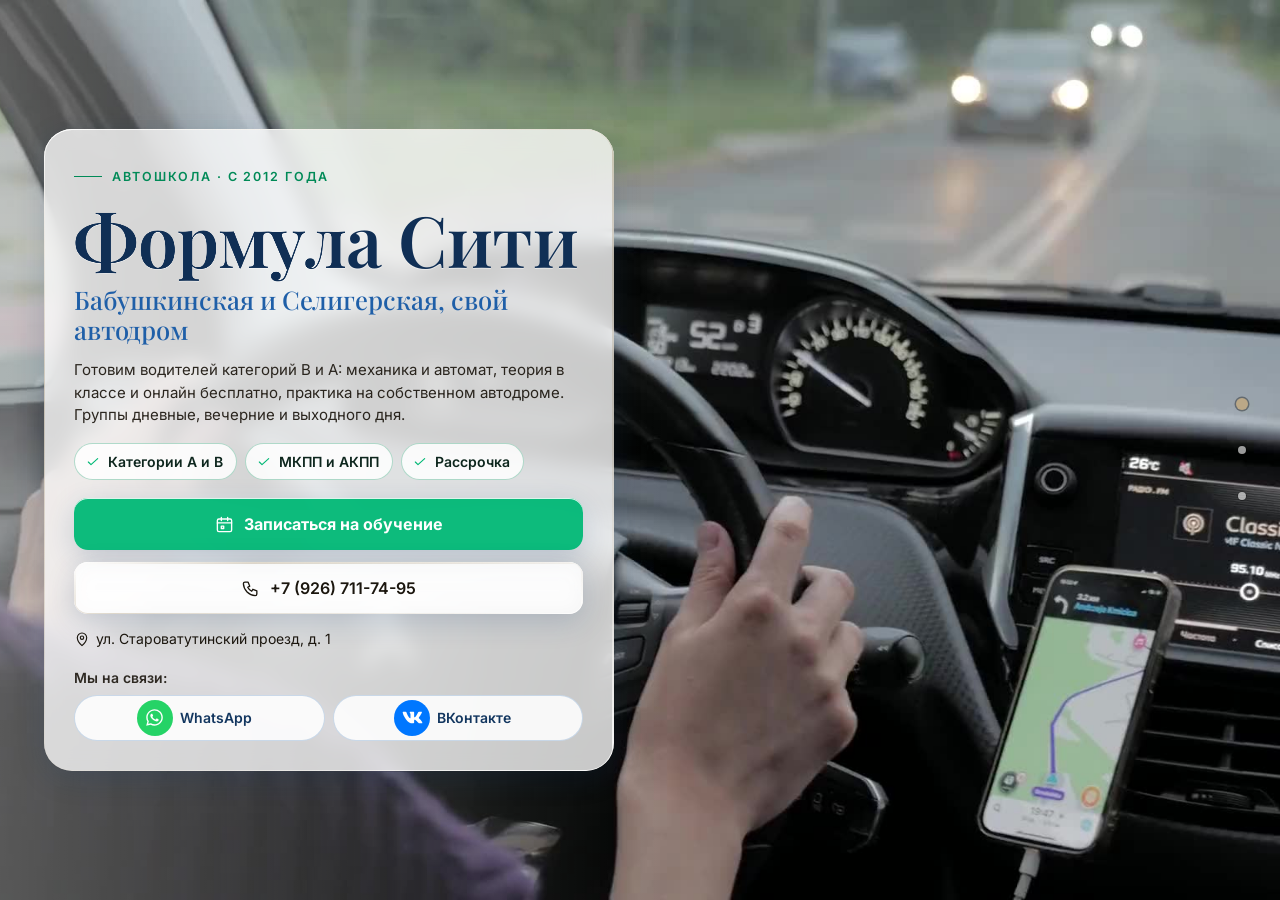
<file: index.html>
<!DOCTYPE html>
<html lang="ru" data-theme="light">
<head>
<meta charset="utf-8">
<meta name="viewport" content="width=device-width, initial-scale=1, viewport-fit=cover">
<title>Автошкола «Формула Сити» в Москве — категории A и B, метро Бабушкинская</title>
<meta name="description" content="Автошкола «Формула Сити» в Москве: права категории B на механике и автомате, категория A, рассрочка без процентов. Курс B — от 25 000 ₽. Телефон +7 (926) 711-74-95.">
<meta name="robots" content="noindex, nofollow, noarchive">
<meta name="geo.region" content="RU-SPE">
<meta name="geo.placename" content="Санкт-Петербург">
<meta name="geo.position" content="59.8944504;30.4585142">
<meta name="ICBM" content="59.8944504, 30.4585142">
<meta property="og:type" content="website">
<meta property="og:locale" content="ru_RU">
<meta property="og:site_name" content="Автошкола «Формула Сити»">
<meta property="og:title" content="Автошкола «Формула Сити» в Москве — категории A и B, метро Бабушкинская">
<meta property="og:description" content="Автошкола «Формула Сити» в Москве: права категории B на механике и автомате, категория A, рассрочка без процентов. Курс B — от 25 000 ₽. Телефон +7 (926) 711-74-95.">
<meta name="twitter:card" content="summary_large_image">
<meta name="twitter:title" content="Автошкола «Формула Сити» в Москве — категории A и B, метро Бабушкинская">
<meta name="twitter:description" content="Автошкола «Формула Сити» в Москве: права категории B на механике и автомате, категория A, рассрочка без процентов. Курс B — от 25 000 ₽. Телефон +7 (926) 711-74-95.">
<meta name="theme-color" content="#f0fef9">
<link rel="icon" href="data:image/svg+xml,%3Csvg%20xmlns%3D%22http%3A//www.w3.org/2000/svg%22%20viewBox%3D%220%200%2064%2064%22%3E%3Crect%20width%3D%2264%22%20height%3D%2264%22%20rx%3D%2214%22%20fill%3D%22%231f5fa8%22/%3E%3Ccircle%20cx%3D%2232%22%20cy%3D%2232%22%20r%3D%2217%22%20fill%3D%22none%22%20stroke%3D%22%23fff%22%20stroke-width%3D%225%22/%3E%3Ccircle%20cx%3D%2232%22%20cy%3D%2232%22%20r%3D%225%22%20fill%3D%22%23ffc54d%22/%3E%3C/svg%3E">
<script>document.documentElement.classList.add('js');try{var _i=parseInt(localStorage.getItem('nb_fs2'),10),_f=[1,1.15,1.3,1.5][_i];if(_f)document.documentElement.style.setProperty('--fs',_f)}catch(e){}</script>
<style id="hero-timing">:root{--hero-d:1.2s}</style>
<link rel="preload" as="image" href="img/hero-poster.jpg" fetchpriority="high">
<!-- шрифты лежат внутри сайта: Google Fonts у российской аудитории режется -->
<style>
@font-face{font-family:'Inter';font-style:normal;font-weight:400;font-display:swap;src:url(assets/fonts/inter-400-cyrillic-ext.woff2) format('woff2');unicode-range:U+0460-052F, U+1C80-1C8A, U+20B4, U+2DE0-2DFF, U+A640-A69F, U+FE2E-FE2F}
@font-face{font-family:'Inter';font-style:normal;font-weight:400;font-display:swap;src:url(assets/fonts/inter-400-cyrillic.woff2) format('woff2');unicode-range:U+0301, U+0400-045F, U+0490-0491, U+04B0-04B1, U+2116}
@font-face{font-family:'Inter';font-style:normal;font-weight:400;font-display:swap;src:url(assets/fonts/inter-400-latin-ext.woff2) format('woff2');unicode-range:U+0100-02BA, U+02BD-02C5, U+02C7-02CC, U+02CE-02D7, U+02DD-02FF, U+0304, U+0308, U+0329, U+1D00-1DBF, U+1E00-1E9F, U+1EF2-1EFF, U+2020, U+20A0-20AB, U+20AD-20C0, U+2113, U+2C60-2C7F, U+A720-A7FF}
@font-face{font-family:'Inter';font-style:normal;font-weight:400;font-display:swap;src:url(assets/fonts/inter-400-latin.woff2) format('woff2');unicode-range:U+0000-00FF, U+0131, U+0152-0153, U+02BB-02BC, U+02C6, U+02DA, U+02DC, U+0304, U+0308, U+0329, U+2000-206F, U+20AC, U+2122, U+2191, U+2193, U+2212, U+2215, U+FEFF, U+FFFD}
@font-face{font-family:'Inter';font-style:normal;font-weight:500;font-display:swap;src:url(assets/fonts/inter-500-cyrillic-ext.woff2) format('woff2');unicode-range:U+0460-052F, U+1C80-1C8A, U+20B4, U+2DE0-2DFF, U+A640-A69F, U+FE2E-FE2F}
@font-face{font-family:'Inter';font-style:normal;font-weight:500;font-display:swap;src:url(assets/fonts/inter-500-cyrillic.woff2) format('woff2');unicode-range:U+0301, U+0400-045F, U+0490-0491, U+04B0-04B1, U+2116}
@font-face{font-family:'Inter';font-style:normal;font-weight:500;font-display:swap;src:url(assets/fonts/inter-500-latin-ext.woff2) format('woff2');unicode-range:U+0100-02BA, U+02BD-02C5, U+02C7-02CC, U+02CE-02D7, U+02DD-02FF, U+0304, U+0308, U+0329, U+1D00-1DBF, U+1E00-1E9F, U+1EF2-1EFF, U+2020, U+20A0-20AB, U+20AD-20C0, U+2113, U+2C60-2C7F, U+A720-A7FF}
@font-face{font-family:'Inter';font-style:normal;font-weight:500;font-display:swap;src:url(assets/fonts/inter-500-latin.woff2) format('woff2');unicode-range:U+0000-00FF, U+0131, U+0152-0153, U+02BB-02BC, U+02C6, U+02DA, U+02DC, U+0304, U+0308, U+0329, U+2000-206F, U+20AC, U+2122, U+2191, U+2193, U+2212, U+2215, U+FEFF, U+FFFD}
@font-face{font-family:'Inter';font-style:normal;font-weight:600;font-display:swap;src:url(assets/fonts/inter-600-cyrillic-ext.woff2) format('woff2');unicode-range:U+0460-052F, U+1C80-1C8A, U+20B4, U+2DE0-2DFF, U+A640-A69F, U+FE2E-FE2F}
@font-face{font-family:'Inter';font-style:normal;font-weight:600;font-display:swap;src:url(assets/fonts/inter-600-cyrillic.woff2) format('woff2');unicode-range:U+0301, U+0400-045F, U+0490-0491, U+04B0-04B1, U+2116}
@font-face{font-family:'Inter';font-style:normal;font-weight:600;font-display:swap;src:url(assets/fonts/inter-600-latin-ext.woff2) format('woff2');unicode-range:U+0100-02BA, U+02BD-02C5, U+02C7-02CC, U+02CE-02D7, U+02DD-02FF, U+0304, U+0308, U+0329, U+1D00-1DBF, U+1E00-1E9F, U+1EF2-1EFF, U+2020, U+20A0-20AB, U+20AD-20C0, U+2113, U+2C60-2C7F, U+A720-A7FF}
@font-face{font-family:'Inter';font-style:normal;font-weight:600;font-display:swap;src:url(assets/fonts/inter-600-latin.woff2) format('woff2');unicode-range:U+0000-00FF, U+0131, U+0152-0153, U+02BB-02BC, U+02C6, U+02DA, U+02DC, U+0304, U+0308, U+0329, U+2000-206F, U+20AC, U+2122, U+2191, U+2193, U+2212, U+2215, U+FEFF, U+FFFD}
@font-face{font-family:'Inter';font-style:normal;font-weight:700;font-display:swap;src:url(assets/fonts/inter-700-cyrillic-ext.woff2) format('woff2');unicode-range:U+0460-052F, U+1C80-1C8A, U+20B4, U+2DE0-2DFF, U+A640-A69F, U+FE2E-FE2F}
@font-face{font-family:'Inter';font-style:normal;font-weight:700;font-display:swap;src:url(assets/fonts/inter-700-cyrillic.woff2) format('woff2');unicode-range:U+0301, U+0400-045F, U+0490-0491, U+04B0-04B1, U+2116}
@font-face{font-family:'Inter';font-style:normal;font-weight:700;font-display:swap;src:url(assets/fonts/inter-700-latin-ext.woff2) format('woff2');unicode-range:U+0100-02BA, U+02BD-02C5, U+02C7-02CC, U+02CE-02D7, U+02DD-02FF, U+0304, U+0308, U+0329, U+1D00-1DBF, U+1E00-1E9F, U+1EF2-1EFF, U+2020, U+20A0-20AB, U+20AD-20C0, U+2113, U+2C60-2C7F, U+A720-A7FF}
@font-face{font-family:'Inter';font-style:normal;font-weight:700;font-display:swap;src:url(assets/fonts/inter-700-latin.woff2) format('woff2');unicode-range:U+0000-00FF, U+0131, U+0152-0153, U+02BB-02BC, U+02C6, U+02DA, U+02DC, U+0304, U+0308, U+0329, U+2000-206F, U+20AC, U+2122, U+2191, U+2193, U+2212, U+2215, U+FEFF, U+FFFD}
@font-face{font-family:'Playfair Display';font-style:normal;font-weight:500;font-display:swap;src:url(assets/fonts/playfair-display-500-cyrillic.woff2) format('woff2');unicode-range:U+0301, U+0400-045F, U+0490-0491, U+04B0-04B1, U+2116}
@font-face{font-family:'Playfair Display';font-style:normal;font-weight:500;font-display:swap;src:url(assets/fonts/playfair-display-500-latin-ext.woff2) format('woff2');unicode-range:U+0100-02BA, U+02BD-02C5, U+02C7-02CC, U+02CE-02D7, U+02DD-02FF, U+0304, U+0308, U+0329, U+1D00-1DBF, U+1E00-1E9F, U+1EF2-1EFF, U+2020, U+20A0-20AB, U+20AD-20C0, U+2113, U+2C60-2C7F, U+A720-A7FF}
@font-face{font-family:'Playfair Display';font-style:normal;font-weight:500;font-display:swap;src:url(assets/fonts/playfair-display-500-latin.woff2) format('woff2');unicode-range:U+0000-00FF, U+0131, U+0152-0153, U+02BB-02BC, U+02C6, U+02DA, U+02DC, U+0304, U+0308, U+0329, U+2000-206F, U+20AC, U+2122, U+2191, U+2193, U+2212, U+2215, U+FEFF, U+FFFD}
@font-face{font-family:'Playfair Display';font-style:normal;font-weight:600;font-display:swap;src:url(assets/fonts/playfair-display-600-cyrillic.woff2) format('woff2');unicode-range:U+0301, U+0400-045F, U+0490-0491, U+04B0-04B1, U+2116}
@font-face{font-family:'Playfair Display';font-style:normal;font-weight:600;font-display:swap;src:url(assets/fonts/playfair-display-600-latin-ext.woff2) format('woff2');unicode-range:U+0100-02BA, U+02BD-02C5, U+02C7-02CC, U+02CE-02D7, U+02DD-02FF, U+0304, U+0308, U+0329, U+1D00-1DBF, U+1E00-1E9F, U+1EF2-1EFF, U+2020, U+20A0-20AB, U+20AD-20C0, U+2113, U+2C60-2C7F, U+A720-A7FF}
@font-face{font-family:'Playfair Display';font-style:normal;font-weight:600;font-display:swap;src:url(assets/fonts/playfair-display-600-latin.woff2) format('woff2');unicode-range:U+0000-00FF, U+0131, U+0152-0153, U+02BB-02BC, U+02C6, U+02DA, U+02DC, U+0304, U+0308, U+0329, U+2000-206F, U+20AC, U+2122, U+2191, U+2193, U+2212, U+2215, U+FEFF, U+FFFD}
/* ===== Notary site — generator stylesheet (light warm base, dark theme by toggle) ===== */
:root{
  --p100:#665230; --p90:#97825e; --p80:#bba887; --p70:#c2b9a9; --p50:#dad5ce; --p40:#e0dedb;
  --p30:#eeece9; --p20:#f1f1f0; --p10:#f8f8f8; --n100:#0e0f11; --n90:#3c404b; --n10:#fff;

  --bg:var(--p10); --bg2:var(--p20); --bg3:var(--p30); --card:var(--n10); --text:var(--n100); --muted:var(--n90);
  --line:var(--p50); --line2:var(--p40); --accent:var(--p90); --accent-d:var(--p100); --accent-l:var(--p80); --accent-soft:var(--p30);
  --on-accent:#fff; --shadow:0 1px 10px rgba(51,51,51,.10); --shadow-lg:0 12px 40px rgba(30,24,10,.14);
  --hero-ov1:rgba(14,15,17,.72); --hero-ov2:rgba(14,15,17,.30); --sec-ov:rgba(248,248,248,.72);
  --ok:#2e8b57; --bad:#b4453b;
  /* те же цвета составляющими: rgba() понимают все браузеры, color-mix() — нет */
  --bg-rgb:248,248,248; --card-rgb:255,255,255; --accent-rgb:151,130,94; --ok-rgb:46,139,87;

  --zc:var(--fs); --fs:1; --vwu:calc(1vw / var(--fs)); --vhu:calc(1vh / var(--fs));   /* масштаб текста (А−/А+) и «честные» vw/vh под ним */
  --hdr-h:68px; --bar-h:70px; --vh:calc(100*var(--vhu)); --gap:24px; --radius:14px; --radius-s:10px;
  --font:"Inter",Tahoma,Arial,sans-serif; --serif:"Playfair Display",Georgia,"Times New Roman",serif;
  --ease:cubic-bezier(.65,.05,.36,1); --speed:520ms;
}
html[data-theme="dark"]{
  --bg:#17150f; --bg2:#1d1a13; --bg3:#252117; --card:#221e15; --text:#f1ebdf; --muted:#b9ae98;
  --line:#3a3325; --line2:#2f2a1e; --accent:#c9b17f; --accent-d:#e0cf9f; --accent-l:#8d7b58; --accent-soft:#2a251a;
  --on-accent:#17150f; --shadow:0 1px 12px rgba(0,0,0,.45); --shadow-lg:0 14px 40px rgba(0,0,0,.55);
  --hero-ov1:rgba(10,9,6,.80); --hero-ov2:rgba(10,9,6,.40); --sec-ov:rgba(16,15,12,.76);
  --bg-rgb:23,21,15; --card-rgb:34,30,21; --accent-rgb:201,177,127;
}

*,*::before,*::after{box-sizing:border-box}
/* А−/А+: весь сайт — шапка, плашки, меню, формы, окна — растёт пропорционально, как при увеличении масштаба в браузере */
html{-webkit-text-size-adjust:100%;scroll-behavior:auto;zoom:var(--fs,1)}
html,body{height:100%;margin:0;overflow:hidden;background:var(--bg);color:var(--text);
  font-family:var(--font);font-size:16px;line-height:1.55;-webkit-font-smoothing:antialiased}
body{overscroll-behavior:none;position:relative}
a{color:inherit;text-decoration:none}
img{display:block;max-width:100%}
button{font:inherit;color:inherit;background:none;border:0;padding:0;cursor:pointer}
input,select,textarea{font:inherit;color:inherit}
h1,h2,h3,h4,p{margin:0}
ul{margin:0;padding:0;list-style:none}
svg{display:block}
.ico{width:22px;height:22px;stroke:currentColor;fill:none;stroke-width:1.7;stroke-linecap:round;stroke-linejoin:round;flex:none}
.vh{position:absolute!important;width:1px;height:1px;overflow:hidden;clip:rect(0 0 0 0);white-space:nowrap}

/* ---------- typography helpers ---------- */
.kicker{display:inline-flex;align-items:center;gap:10px;font-size:13px;font-weight:600;letter-spacing:.14em;text-transform:uppercase;color:var(--accent)}
.kicker::before{content:"";width:28px;height:1px;background:var(--accent)}
.h2{font-size:clamp(26px,calc(3.2*var(--vwu,1vw)),40px);font-weight:600;letter-spacing:-.02em;line-height:1.12;margin-top:10px}
.lead{color:var(--muted);font-size:17px;max-width:640px;margin-top:12px}
.sec-head{margin-bottom:28px}
#contacts .sec-head{margin-bottom:18px}

/* ---------- buttons ---------- */
.btn{display:inline-flex;align-items:center;justify-content:center;gap:10px;min-height:48px;padding:0 22px;border-radius:999px;
  font-weight:600;font-size:15px;line-height:1;border:1.5px solid transparent;transition:background .25s,color .25s,border-color .25s,transform .2s,box-shadow .25s;white-space:nowrap}
.btn:active{transform:translateY(1px)}
.btn-primary{background:var(--accent-d);color:var(--on-accent);border-color:var(--accent-d)}
.btn-primary:hover{background:var(--accent);border-color:var(--accent);color:#fff}
html[data-theme="dark"] .btn-primary:hover{color:#17150f}
.btn-ghost{border-color:var(--line);color:var(--text);background:var(--card)}
.btn-ghost:hover{border-color:var(--accent);color:var(--accent-d)}
.btn-light{background:rgba(255,255,255,.14);color:#fff;border-color:rgba(255,255,255,.55);backdrop-filter:blur(6px)}
.btn-light:hover{background:#fff;color:var(--n100)}
.btn-white{background:#fff;color:var(--n100);border-color:#fff}
.btn-white:hover{background:var(--p30);border-color:var(--p30)}
.btn .ico{width:18px;height:18px}
.btn-sm{min-height:44px;padding:0 16px;font-size:14px}

/* ---------- header ---------- */
.hdr{position:fixed;top:0;left:0;right:0;height:var(--hdr-h);z-index:200;display:flex;align-items:center;
  zoom:calc(1 / var(--zc,1)); --vwu:1vw; --vhu:1vh;   /* А−/А+ шапку не трогают: она всегда как при 100 % (страница в zoom, шапка — встречный zoom) */
  background:rgba(var(--bg-rgb),.88);backdrop-filter:blur(12px);-webkit-backdrop-filter:blur(12px);
  border-bottom:1px solid var(--line2);transition:background .3s}
.hdr-in{width:100%;max-width:1280px;margin:0 auto;padding:0 28px;display:flex;align-items:center;gap:24px}
.brand{display:flex;align-items:center;gap:12px;min-width:0;min-height:44px}
.mono-img{object-fit:contain;background:#fff;padding:2px;box-sizing:border-box}
.mono{width:42px;height:42px;border-radius:12px;background:var(--accent-d);color:var(--on-accent);display:grid;place-items:center;
  font-family:var(--serif);font-size:20px;font-weight:600;flex:none;letter-spacing:.02em}
.brand-t{display:flex;flex-direction:column;line-height:1.15;min-width:0}
.brand-n{font-weight:600;font-size:15px;white-space:nowrap;overflow:hidden;text-overflow:ellipsis}
.brand-s{font-size:13px;color:var(--muted);white-space:nowrap;overflow:hidden;text-overflow:ellipsis}
.nav{display:flex;align-items:center;gap:4px;margin-left:auto}
.nav > li{position:relative}
.nav-a{display:inline-flex;align-items:center;gap:6px;min-height:44px;padding:10px 12px;border-radius:8px;font-size:14px;font-weight:500;color:var(--text);opacity:.8;transition:opacity .2s,background .2s}
.nav-a:hover,.nav-a.cur,.nav > li.open > .nav-a{opacity:1;background:var(--bg3)}
.nav-a .chev{width:14px;height:14px;transition:transform .25s}
.nav > li.open > .nav-a .chev{transform:rotate(180deg)}
.hdr-tools{display:flex;align-items:center;gap:6px;margin-left:8px}
.tool{width:44px;height:44px;border-radius:10px;display:grid;place-items:center;color:var(--text);opacity:.8;transition:background .2s,opacity .2s}
.tool:hover{background:var(--bg3);opacity:1}
.tool .ico{width:20px;height:20px}
.tool-lang{width:auto;padding:0 10px;gap:6px;font-size:13px;font-weight:600;letter-spacing:.04em;display:flex;align-items:center}
.lang-wrap{position:relative}
.lang-dd{position:absolute;right:0;top:calc(100% + 8px);background:var(--card);border:1px solid var(--line);border-radius:12px;box-shadow:var(--shadow-lg);
  padding:6px;min-width:190px;display:none;z-index:210}
.lang-wrap.open .lang-dd{display:block}
.lang-dd button,.lang-dd a{display:flex;width:100%;align-items:center;gap:10px;min-height:44px;padding:9px 12px;border-radius:8px;font-size:14px;text-align:left}
.lang-dd button:hover,.lang-dd a:hover{background:var(--bg3)}
.lang-dd button.cur,.lang-dd a.cur{color:var(--accent-d);font-weight:600}
.lang-dd b{font-size:13px;letter-spacing:.08em;width:26px;color:var(--muted)}
.hdr-book{margin-left:4px}
.burger{display:none}
.moon,.sun{display:none}
html[data-theme="dark"] .sun{display:block}
html:not([data-theme="dark"]) .moon{display:block}

/* mega menu */
.mega{position:absolute;left:50%;top:calc(100% + 10px);transform:translateX(-50%);width:min(980px,calc(calc(100*var(--vwu,1vw)) - 40px));
  background:var(--card);border:1px solid var(--line);border-radius:16px;box-shadow:var(--shadow-lg);padding:20px;display:none;z-index:210}
.nav > li.open > .mega{display:block}
.mega-head{display:flex;justify-content:space-between;align-items:baseline;gap:16px;padding:0 6px 14px;border-bottom:1px solid var(--line2);margin-bottom:12px}
.mega-head b{font-size:14px}
.mega-head span{font-size:13px;color:var(--muted)}
.mega-grid{display:grid;grid-template-columns:repeat(2,1fr);gap:4px}
.mega-it{display:flex;gap:12px;align-items:flex-start;padding:10px 12px;border-radius:10px;text-align:left;width:100%;transition:background .2s}
.mega-it:hover{background:var(--bg3)}
.mega-it .cic{width:38px;height:38px;border-radius:10px;background:var(--accent-soft);color:var(--accent-d);display:grid;place-items:center;flex:none}
.mega-it .cic .ico{width:20px;height:20px}
.mega-it b{display:block;font-size:14px;font-weight:600}
.mega-it small{display:block;font-size:13px;color:var(--muted);line-height:1.35;margin-top:2px}
.mega-it em{font-style:normal;font-size:13px;color:var(--accent);margin-top:3px;display:block}

/* mobile menu */
.mmenu{position:fixed;top:calc(var(--hdr-h) / var(--zc,1));left:0;right:0;bottom:var(--bar-h);z-index:190;background:var(--bg);overflow-y:auto;padding:14px 18px 30px;display:none}
.mmenu.open{display:block}
.mmenu a,.mmenu .macc > button{display:flex;align-items:center;justify-content:space-between;width:100%;padding:14px 6px;border-bottom:1px solid var(--line2);font-size:17px;font-weight:500;text-align:left}
.mmenu .macc > button .chev{width:18px;height:18px;transition:transform .25s}
.mmenu .macc.open > button .chev{transform:rotate(180deg)}
.mmenu .macc-list{display:none;padding:4px 0 8px}
.mmenu .macc.open .macc-list{display:block}
.mmenu .macc-list button{display:flex;align-items:center;gap:12px;width:100%;padding:11px 8px;border-radius:10px;text-align:left;font-size:15px}
.mmenu .macc-list button:hover{background:var(--bg3)}
.mmenu .macc-list .cic{width:32px;height:32px;border-radius:8px;background:var(--accent-soft);color:var(--accent-d);display:grid;place-items:center;flex:none}
.mmenu .macc-list .cic .ico{width:17px;height:17px}
.mmenu-foot{display:flex;flex-wrap:wrap;gap:8px;margin-top:18px}
.mmenu-foot .btn{flex:1}

/* ---------- full-page scroller ---------- */
.fp{position:relative;width:100%;height:var(--vh);overflow:hidden}
.fp-track{will-change:transform;transition:transform var(--speed) var(--ease)}
.fp-track.no-anim{transition:none}
.sec{position:relative;height:var(--vh);width:100%;overflow:hidden}
.sec-scroll{height:100%;overflow-y:auto;overflow-x:hidden;display:flex;flex-direction:column;
  padding:calc(var(--hdr-h) / var(--zc,1) + 20px) 28px calc(var(--bar-h) + 96px);-webkit-overflow-scrolling:touch;scrollbar-width:thin;scrollbar-color:var(--line) transparent}
.wrap{margin:auto;width:100%;max-width:1180px}
.sec-alt{background:var(--bg2)}

/* reveal animation */
.rv{opacity:0;transform:translateY(18px);transition:opacity .7s ease,transform .7s ease;transition-delay:calc(var(--i,0) * 90ms)}
.sec.active .rv{opacity:1;transform:none}

/* side dots */
.dots{position:fixed;right:16px;top:50%;transform:translateY(-50%);z-index:150;display:flex;flex-direction:column;gap:2px}
.dots button{position:relative;width:44px;height:44px;display:grid;place-items:center}
.dots button::after{content:"";width:8px;height:8px;border-radius:50%;background:var(--muted);opacity:.45;transition:transform .25s,opacity .25s,background .25s}
.dots button:hover::after{opacity:.9}
.dots button.cur::after{background:var(--accent);opacity:1;transform:scale(1.5)}
.dots button span{position:absolute;right:32px;top:50%;transform:translateY(-50%) translateX(6px);background:var(--n100);color:#fff;font-size:13px;
  padding:5px 10px;border-radius:6px;white-space:nowrap;opacity:0;pointer-events:none;transition:opacity .2s,transform .2s}
.dots button:hover span{opacity:1;transform:translateY(-50%)}
.sec-hero ~ .dots{color:#fff}
body[data-sec="0"] .dots button::after{background:#fff}
body[data-sec="0"] .dots button.cur::after{background:var(--p80)}

.sec:not(.sec-hero) .sec-scroll{position:relative;z-index:1}

.status{display:inline-flex;align-items:center;gap:8px;padding:8px 14px 8px 10px;border-radius:999px;background:rgba(255,255,255,.12);border:1px solid rgba(255,255,255,.28);font-size:13px;backdrop-filter:blur(6px)}
.status i{width:9px;height:9px;border-radius:50%;background:#7bd389;box-shadow:0 0 0 3px rgba(123,211,137,.28)}
.status.closed i{background:#f08a7e;box-shadow:0 0 0 3px rgba(240,138,126,.28)}
.status.soon i{background:#f0c674;box-shadow:0 0 0 3px rgba(240,198,116,.28)}
.status span{opacity:.85}
.addr-link{display:inline-flex;align-items:center;gap:6px;border-bottom:1px solid currentColor;padding:13px 0 14px;margin:-13px 0 -14px;transition:color .2s}
.addr-link:hover{color:var(--accent)}
.addr-link .ico{width:16px;height:16px}

/* ---------- services ---------- */
.svc-grid{display:grid;grid-template-columns:repeat(5,1fr);gap:14px}
.svc{display:flex;flex-direction:column;align-items:flex-start;gap:10px;padding:18px 16px 16px;border-radius:var(--radius);background:var(--card);border:1px solid var(--line2);
  text-align:left;min-height:170px;transition:transform .25s,box-shadow .25s,border-color .25s;position:relative}
.svc:hover{transform:translateY(-3px);box-shadow:var(--shadow-lg);border-color:var(--accent-l)}
.svc .cic{width:44px;height:44px;border-radius:12px;background:var(--accent-soft);color:var(--accent-d);display:grid;place-items:center}
.svc b{font-size:15px;font-weight:600;line-height:1.3}
.svc small{font-size:13px;color:var(--muted);line-height:1.35}
.svc em{font-style:normal;font-size:13px;color:var(--accent);margin-top:auto;padding-top:6px;display:inline-flex;align-items:center;gap:4px}
.svc em .ico{width:12px;height:12px}

/* ---------- about ---------- */
.about{display:grid;grid-template-columns:1.15fr .85fr;gap:48px;align-items:start}
.about-txt p{color:var(--muted);margin-top:14px;font-size:16px}
.about-txt p:first-of-type{color:var(--text)}
.quote{margin-top:22px;padding:16px 20px;border-left:3px solid var(--accent);background:var(--card);border-radius:0 12px 12px 0;font-family:var(--serif);font-size:18px;line-height:1.45;color:var(--text)}
.creds{display:grid;gap:10px}
.cred{display:flex;gap:14px;align-items:center;padding:14px 16px;border-radius:12px;background:var(--card);border:1px solid var(--line2)}
.cred .cic{width:40px;height:40px;border-radius:10px;background:var(--accent-soft);color:var(--accent-d);display:grid;place-items:center;flex:none}
.cred .cic .ico{width:20px;height:20px}
.cred small{display:block;font-size:13px;color:var(--muted);text-transform:uppercase;letter-spacing:.06em}
.cred b{display:block;font-size:15px;font-weight:600;line-height:1.3}
.chips{display:flex;flex-wrap:wrap;gap:8px;margin-top:16px}
.chips li{padding:8px 14px;border-radius:999px;border:1px solid var(--accent-l);color:var(--accent-d);font-size:13.5px;font-weight:500;background:var(--card)}
.strong-lbl{margin-top:22px;font-size:13px;text-transform:uppercase;letter-spacing:.1em;color:var(--muted)}

/* ---------- how ---------- */
.steps{display:grid;grid-template-columns:repeat(5,1fr);gap:16px;position:relative;margin-top:14px}
.steps::before{content:"";position:absolute;left:8%;right:8%;top:30px;height:1px;background:var(--line)}
.step{position:relative;padding:0 8px}
.step-n{width:60px;height:60px;border-radius:50%;background:var(--card);border:1.5px solid var(--accent-l);color:var(--accent-d);display:grid;place-items:center;
  font-family:var(--serif);font-size:24px;font-weight:600;position:relative;z-index:1;transition:background .4s,color .4s}
.sec.active .step-n{animation:pop .6s var(--ease) both;animation-delay:calc(var(--i) * 140ms + 150ms)}
@keyframes pop{0%{transform:scale(.6);opacity:0}60%{transform:scale(1.08);opacity:1}100%{transform:scale(1)}}
.step b{display:block;margin-top:16px;font-size:17px;font-weight:600}
.step p{color:var(--muted);font-size:14.5px;margin-top:6px}

/* ---------- reviews ---------- */
.reviews{display:grid;grid-template-columns:300px 1fr;gap:28px;align-items:start}
.rsum{background:var(--card);border:1px solid var(--line2);border-radius:var(--radius);padding:26px 24px;text-align:center}
.rsum .big{font-family:var(--serif);font-size:64px;line-height:1;font-weight:500;color:var(--accent-d)}
.stars{display:inline-flex;gap:3px;--fill:100%}
.stars svg{width:20px;height:20px}
.stars .st{fill:var(--line);stroke:none}
.stars .st.on{fill:#e7b73b}
.stars .st.half{fill:url(#halfgrad)}
.rsum .stars{margin-top:8px}
.rsum p{color:var(--muted);font-size:13.5px;margin-top:10px;line-height:1.4}
.rsum .btn{margin-top:16px;width:100%}
.rsum .gis{display:block;margin:10px 0 -14px;padding:14px 0;font-size:13px;color:var(--accent-d);text-decoration:underline;text-underline-offset:3px}
.rgrid{display:grid;grid-template-columns:repeat(2,1fr);gap:14px}
.rev{background:var(--card);border:1px solid var(--line2);border-radius:var(--radius);padding:20px;display:flex;flex-direction:column;gap:10px}
.rev .stars svg{width:15px;height:15px}
.rev p{font-size:14.5px;line-height:1.5;flex:1}
.rev p::before{content:"“";font-family:var(--serif);color:var(--accent);font-size:22px;line-height:0;margin-right:4px;vertical-align:-6px}
.rev-meta{display:flex;flex-wrap:wrap;justify-content:space-between;gap:4px 10px;align-items:baseline;font-size:13px;color:var(--muted)}
.rev-meta b{color:var(--text);font-weight:600}
.rev-src{display:inline-flex;align-items:center;gap:5px;white-space:nowrap;margin-left:auto}
.rev-src i{width:6px;height:6px;border-radius:50%;background:var(--accent)}
.rev-sample{color:var(--muted);font-style:italic;opacity:.85}
.rev-real{color:var(--accent-d);font-weight:600}
.rev-real i{background:var(--ok)}
.rev-is-real{border-color:var(--accent-l)}
.demo-note{margin-top:14px;max-width:760px;font-size:13.5px;line-height:1.45;color:var(--muted);background:var(--accent-soft);
  border-left:3px solid var(--accent);border-radius:0 8px 8px 0;padding:8px 12px}
.rnote{margin-top:14px;font-size:13px;color:var(--muted)}

/* ---------- faq ---------- */
.faq{display:grid;grid-template-columns:1fr 1fr;gap:0 32px;align-items:start}
.faq-col{display:flex;flex-direction:column}
.fq{border-bottom:1px solid var(--line)}
.fq > button{display:flex;width:100%;align-items:center;justify-content:space-between;gap:16px;min-height:44px;padding:16px 4px;text-align:left;font-weight:600;font-size:15.5px;line-height:1.35}
.fq > button .pl{width:26px;height:26px;border-radius:50%;border:1px solid var(--line);display:grid;place-items:center;flex:none;color:var(--accent-d);transition:transform .3s,background .3s}
.fq > button .pl .ico{width:14px;height:14px}
.fq.open > button .pl{transform:rotate(45deg);background:var(--accent-soft)}
.fq-a{display:grid;grid-template-rows:0fr;transition:grid-template-rows .35s var(--ease)}
.fq.open .fq-a{grid-template-rows:1fr}
.fq-a > div{overflow:hidden}
.fq-a p{color:var(--muted);font-size:14.5px;padding:0 4px 16px;line-height:1.55}
.fq-a .faq-note{font-size:13px;color:var(--accent-d);padding-bottom:6px}
.fq-a .faq-note:empty{display:none}

/* ---------- contacts ---------- */
.contacts{display:grid;grid-template-columns:1fr 1.05fr 1fr;gap:18px;align-items:stretch}
.contacts .cbox{padding:16px 18px}
.cbox{background:var(--card);border:1px solid var(--line2);border-radius:var(--radius);padding:20px}
.cl{display:grid;gap:12px}
.cl li{display:flex;gap:12px;align-items:flex-start}
.cl .cic{width:36px;height:36px;border-radius:10px;background:var(--accent-soft);color:var(--accent-d);display:grid;place-items:center;flex:none}
.cl .cic .ico{width:18px;height:18px}
.cl small{display:block;font-size:13px;color:var(--muted);text-transform:uppercase;letter-spacing:.06em}
.cl b{display:block;font-weight:500;font-size:15px;line-height:1.4}
.cl a.tel,.cl a.mail{display:block;padding:14px 0;margin:-14px 0}
.cl a.tel:hover,.cl a.mail:hover{color:var(--accent-d)}
.hours-link{display:inline-block;font-size:13px;color:var(--accent-d);text-decoration:underline;text-underline-offset:3px;padding:14px 0;margin:-14px 0}
.cl .msgs{display:flex;gap:8px;margin-top:4px;flex-wrap:wrap}
.cl .msgs a{display:inline-flex;align-items:center;gap:6px;padding:6px 10px;border-radius:8px;border:1px solid var(--line);font-size:13px;min-height:44px}
.cl .msgs a .ico{width:16px;height:16px}
.mapbox{display:flex;flex-direction:column;gap:12px;padding:12px}
.map{flex:1;min-height:280px;border-radius:10px;overflow:hidden;border:1px solid var(--line);background:var(--bg3);position:relative}
.map iframe{width:100%;height:100%;border:0;position:absolute;inset:0}
.map-actions{display:flex;gap:8px;flex-wrap:wrap}
.map-actions .btn{flex:1;min-height:44px;font-size:14px;padding:0 12px}

/* form */
.form h3{font-size:19px;font-weight:600}
.form .fdesc{color:var(--muted);font-size:13.5px;margin-top:6px}
.fg{display:grid;gap:8px;margin-top:12px}
.f2{display:grid;grid-template-columns:1fr 1fr;gap:10px}
.fld{display:flex;flex-direction:column;gap:4px}
.fld label{font-size:13px;color:var(--muted);font-weight:500}
.fld input,.fld select,.fld textarea{width:100%;background:var(--bg);border:1px solid var(--line);border-radius:10px;padding:8px 12px;font-size:14px;transition:border-color .2s,box-shadow .2s;min-height:44px}
.fld textarea{min-height:48px;resize:vertical}
.fld input:focus,.fld select:focus,.fld textarea:focus{outline:0;border-color:var(--accent);box-shadow:0 0 0 3px rgba(var(--accent-rgb),.22)}
.fld.err input,.fld.err select{border-color:var(--bad)}
.ferr{font-size:13px;color:var(--bad);display:none}
.fld.err .ferr{display:block}
.fnote{font-size:13px;color:var(--muted);margin-top:8px;line-height:1.4}
.fok{display:none;margin-top:10px;padding:10px 12px;border-radius:10px;background:rgba(var(--ok-rgb),.12);color:var(--ok);font-size:13.5px}
.fok.show{display:block}

.foot{margin-top:18px;padding-top:12px;padding-left:250px;flex-wrap:nowrap;align-items:flex-start;border-top:1px solid var(--line2);display:flex;justify-content:space-between;gap:16px;flex-wrap:wrap;font-size:13px;color:var(--muted)}
.foot p{max-width:none}
.foot .fl{white-space:nowrap;flex:none}
.foot .fl a{margin-left:14px;padding:14px 0;margin-top:-14px;margin-bottom:-14px;display:inline-block;min-width:44px;text-align:center;text-decoration:underline;text-underline-offset:3px}

/* ---------- bottom bar ---------- */
.bar{position:fixed;inset:auto 0 0;z-index:300;background:var(--card);box-shadow:0 -1px 10px rgba(51,51,51,.1);border-top:1px solid var(--line2);
  padding:6px 0;padding-bottom:calc(6px + env(safe-area-inset-bottom,0px))}
.bar-in{display:flex;justify-content:space-around;align-items:center;max-width:1080px;margin:0 auto}
.bi{display:flex;flex-direction:column;align-items:center;gap:5px;padding:8px 24px;border-radius:10px;font-size:13.5px;line-height:1;color:var(--text);opacity:.65;
  transition:opacity .3s,background .3s,color .3s;flex:1;max-width:190px;min-width:0}
.bi span{white-space:nowrap;max-width:100%;overflow:hidden;text-overflow:ellipsis}
.bi .ico{width:24px;height:24px}
.bi:hover{opacity:1;background:var(--bg3)}
.bi.cur{opacity:1;color:var(--accent-d)}


/* ---------- modals ---------- */
.modal{position:fixed;inset:0;z-index:400;background:rgba(14,15,17,.62);display:none;align-items:center;justify-content:center;padding:20px}
.modal.open{display:flex}
.mbox{background:var(--card);color:var(--text);border-radius:18px;width:100%;max-width:560px;max-height:min(calc(86*var(--vhu,1vh)),860px);overflow:auto;padding:26px 26px 22px;position:relative;box-shadow:var(--shadow-lg);
  animation:mup .3s var(--ease)}
@keyframes mup{from{opacity:0;transform:translateY(16px) scale(.98)}to{opacity:1;transform:none}}
.mbox-lg{max-width:760px}
.mclose{position:absolute;top:12px;right:12px;width:44px;height:44px;border-radius:50%;display:grid;place-items:center;color:var(--muted)}
.mclose:hover{background:var(--bg3);color:var(--text)}
.mbox h3{font-size:22px;font-weight:600;padding-right:36px}
.mbox .msub{color:var(--muted);font-size:14px;margin-top:4px}
.hours-t{width:100%;border-collapse:collapse;margin-top:16px;font-size:15px}
.hours-t td{padding:9px 6px;border-bottom:1px solid var(--line2)}
.hours-t td:last-child{text-align:right;font-weight:500;white-space:nowrap}
.hours-t tr.today td{color:var(--accent-d);font-weight:600}
.hours-t tr.today td:first-child::after{content:" · " attr(data-today);font-weight:400;font-size:13px;color:var(--muted)}
.hours-t tr.off td:last-child{color:var(--muted);font-weight:400}
.mnote{margin-top:14px;padding:12px 14px;border-radius:10px;background:var(--bg2);font-size:13.5px;color:var(--muted)}
.mnote b{display:block;color:var(--text);margin-bottom:3px;font-size:13px}
.mcontacts{display:flex;flex-wrap:wrap;gap:8px;margin-top:14px}
.mcontacts a{display:inline-flex;align-items:center;gap:7px;min-height:44px;padding:9px 13px;border-radius:10px;border:1px solid var(--line);font-size:13.5px}
.mcontacts a .ico{width:16px;height:16px}
.mcontacts a:hover{border-color:var(--accent)}
/* способы записи: позвонить, написать на почту, заказать обратный звонок */
.bk-opts{display:grid;gap:10px;margin-top:14px}
.bk-opt{display:flex;align-items:center;gap:14px;min-height:60px;padding:10px 16px;border-radius:14px;border:1px solid var(--line);background:var(--bg3);color:var(--text);font-size:16px;font-weight:600;text-align:left;text-decoration:none;transition:border-color .2s,background .2s}
.bk-opt:hover{border-color:var(--accent);background:var(--accent-soft)}
.bk-opt .ico{width:24px;height:24px;color:var(--accent-d);flex:none}
.bk-opt small{display:block;font-weight:400;font-size:13px;color:var(--muted);margin-top:1px}
.mbox-book{max-width:440px}
/* оплата значками, подпись у общего телефона */
.pay-pills{display:flex;flex-wrap:wrap;gap:6px;margin-top:5px}
.pay-pill{display:inline-flex;align-items:center;gap:6px;padding:4px 11px 4px 9px;border-radius:999px;border:1px solid var(--line);background:var(--bg3);font-size:13px;font-weight:600;line-height:1.3;white-space:nowrap}
.pay-pill .ico{width:15px;height:15px;color:var(--accent-d)}
.pay-pill.pay-logo{background:#fff;border-color:rgba(0,0,0,.12);padding:3px 11px;min-height:28px}
.pay-pill.pay-logo img{display:block;height:17px;width:auto}
.pay-pill.pay-logo img[src$="sbp.svg"]{height:20px}

.brand-t{display:flex;flex-direction:column;justify-content:center;gap:2px;line-height:1.1;min-width:0}
.brand-s{display:block;font-size:10.5px;font-weight:600;letter-spacing:.16em;text-transform:uppercase;color:var(--muted);white-space:nowrap;overflow:visible;text-overflow:clip}
.brand-n{font-size:16px;font-weight:600;white-space:nowrap;overflow:visible;text-overflow:clip}
.nav-a{white-space:nowrap}
#navServices{position:static}
.mega{max-height:calc(calc(100*var(--vhu,1vh)) - var(--hdr-h) - 24px);overflow-y:auto;top:calc(100% + 6px);width:min(980px,calc(calc(100*var(--vwu,1vw)) - 32px))}
@media screen and (max-width:760px){.mega-grid{grid-template-columns:1fr}}
@media screen and (max-width:479px){.brand-t{display:flex}.brand-s{font-size:9px;letter-spacing:.14em}.brand-n{font-size:12.5px;white-space:normal;line-height:1.12}}
.bk-inline{grid-template-columns:repeat(3,1fr);gap:8px}
.bk-inline .bk-opt{flex-direction:column;justify-content:center;gap:5px;min-height:76px;padding:9px 6px;font-size:13.5px;text-align:center;line-height:1.2}
.bk-inline .bk-opt .ico{width:22px;height:22px}
.bk-inline .bk-opt small{display:none}
/* services modal */
.svc-list{margin-top:16px;display:grid;grid-template-columns:1fr 1fr;gap:6px}
.svc-list button{display:flex;gap:10px;align-items:center;width:100%;min-height:44px;text-align:left;padding:10px 12px;border-radius:10px;font-size:14px;line-height:1.35;border:1px solid var(--line2);background:var(--bg)}
.svc-list button:hover{border-color:var(--accent);background:var(--accent-soft)}
.svc-list button .ico{width:16px;height:16px;color:var(--accent);margin-top:2px}
.mhint{font-size:13px;color:var(--muted);margin-top:12px}
.mhead{display:flex;gap:14px;align-items:center;padding-right:36px}
.mhead .cic{width:48px;height:48px;border-radius:12px;background:var(--accent-soft);color:var(--accent-d);display:grid;place-items:center;flex:none}

/* ---------- responsive ---------- */
@media (max-width:1200px){
  .svc-grid{grid-template-columns:repeat(5,1fr)}
  .svc{min-height:160px;padding:14px}
  .svc small{display:none}
}
@media screen and (max-width:991px){
  :root{--hdr-h:62px}
  .nav,.hdr-book{display:none}
  .burger{display:grid}
  .hdr-in{padding:0 18px;gap:12px}
}
@media (max-width:991px){
  :root{--bar-h:64px}
  .sec-scroll{padding:calc(var(--hdr-h) / var(--zc,1) + 16px) 22px calc(var(--bar-h) + 96px)}
  .dots{right:8px;gap:8px}
  .dots button span{display:none}
  .svc-grid{grid-template-columns:repeat(3,1fr);gap:10px}
  .svc{min-height:0}
  .about{grid-template-columns:1fr;gap:22px}
  .steps{grid-template-columns:repeat(5,1fr);gap:10px}
  .step-n{width:48px;height:48px;font-size:20px}
  .step b{font-size:15px}.step p{font-size:13px}
  .reviews{grid-template-columns:1fr;gap:16px}
  .rsum{display:flex;align-items:center;gap:18px;text-align:left;padding:16px 18px}
  .rsum .big{font-size:44px}.rsum .stars{margin:0}.rsum p{margin:0;flex:1}.rsum .btn{margin:0;width:auto}.rsum .gis{display:none}
  .faq{grid-template-columns:1fr;gap:0}
  .contacts{grid-template-columns:1fr 1fr}
  .foot{padding-left:0}
  .contacts .form{grid-column:1 / -1}
  .map{min-height:240px}
  .bi{padding:10px 12px;font-size:13px}
}
@media (max-width:767px){
  :root{--bar-h:62px}
  .h2{font-size:26px}
  .lead{font-size:15px}
  .sec-head{margin-bottom:18px}
  .sec-scroll{padding-left:16px;padding-right:16px}
  .svc-grid{grid-template-columns:repeat(2,1fr);gap:10px}
  .svc{padding:12px;gap:8px}
  .svc .cic{width:36px;height:36px}
  .svc b{font-size:13.5px}
  .svc em{display:none}
  .steps{grid-template-columns:1fr;gap:12px}
  .steps::before{left:24px;right:auto;top:10px;bottom:10px;height:auto;width:1px}
  .step{display:grid;grid-template-columns:48px 1fr;gap:14px;align-items:start;padding:0}
  .step-n{grid-row:1 / span 2}
  .step b{margin-top:10px;grid-column:2}
  .step p{grid-column:2;margin-top:2px}
  .rgrid{display:flex;overflow-x:auto;gap:12px;scroll-snap-type:x mandatory;padding-bottom:8px;margin:0 -16px;padding-left:16px;padding-right:16px;scrollbar-width:none}
  .rgrid::-webkit-scrollbar{display:none}
  .rev{flex:0 0 82%;scroll-snap-align:start}
  .rsum{flex-wrap:wrap;gap:12px}
  .rsum p{flex-basis:100%}
  .contacts{grid-template-columns:1fr;gap:14px}
  .contacts .form{grid-column:auto}
  .cbox{padding:16px}
  .map{min-height:220px}
  .f2{grid-template-columns:1fr}
  .foot{flex-direction:column;gap:8px;padding-left:0}
  .bi{padding:8px 4px;font-size:13px;gap:4px}
  .bi .ico{width:22px;height:22px}
  .sec-scroll{padding-bottom:calc(var(--bar-h) + 66px)}
  .mmenu{padding-bottom:80px}
  .demo-note{font-size:13px;padding:7px 10px}
  .mbox{padding:22px 18px 18px;border-radius:16px}
  .svc-list{grid-template-columns:1fr}
  .dots{right:6px;gap:0}
  .dots button{width:44px;height:44px}
  .dots button::after{width:6px;height:6px}
}
@media screen and (max-width:479px){
  :root{--hdr-h:58px}
  .mono{width:36px;height:36px;font-size:17px;border-radius:10px}
  .brand-n{font-size:14px}
  /* тапы в шапке доведены до 44px (см. .tool ниже) — на самой узкой ширине
     текстовому названию рядом с логотипом уже не хватает места без обрезки,
     поэтому в шапке оставляем только логотип-ссылку */
  .tool{width:44px;height:44px}
  .tool-lang{padding:0 8px;width:auto}
  .tool-lang .ico{display:none}
}
@media (max-width:479px){
  :root{--bar-h:60px}
  .svc{padding:11px 10px}
  .svc b{font-size:13px}
  .bi{padding:6px 2px;font-size:13px;gap:4px;width:100%;max-width:none;letter-spacing:-.01em}
  .bi .ico{width:20px;height:20px}
  .bar{padding:5px 0}
  .cl b{font-size:14px}
}
@media (max-height:640px) and (min-width:768px){
  .svc{min-height:0}
}
@media (prefers-reduced-motion:reduce){
  .fp-track{transition-duration:0s}
  .rv{transition:none;opacity:1;transform:none}
}


/* пометка «демонстрационный проект» в подвале */
.foot-demo{margin-top:.5em;font-size:13px;line-height:1.45;opacity:.62}
.foot-demo a{padding:14px 0;margin:-14px 0;display:inline-block;min-width:44px;text-decoration:underline}

/* --- материалы конторы (перенесённый контент клиента) --- */
.info-links{display:flex;flex-wrap:wrap;gap:10px;justify-content:center;margin-top:26px}
.info-links .ilink{display:inline-flex;align-items:center;gap:8px;min-height:44px;padding:9px 16px;border-radius:999px;border:1px solid var(--line);background:var(--card);color:var(--text);font:inherit;font-size:14px;cursor:pointer;transition:background .2s,border-color .2s}
.info-links .ilink:hover{border-color:var(--accent-d);background:var(--bg-alt)}
.info-tabs{display:flex;flex-wrap:wrap;gap:8px;margin:14px 0 4px}
.info-tabs button{min-height:44px;padding:7px 13px;border-radius:999px;border:1px solid var(--line);background:transparent;color:var(--text);font:inherit;font-size:13px;cursor:pointer}
.info-tabs button[aria-selected="true"]{background:var(--accent-d);border-color:var(--accent-d);color:#fff}
.info-body{max-height:min(calc(56*var(--vhu,1vh)),520px);overflow:auto;margin-top:10px;padding-right:4px}
.info-note{font-size:13px;opacity:.7;margin:6px 0 10px}
.info-i{border-bottom:1px solid var(--line)}
.info-i > button{width:100%;display:flex;justify-content:space-between;align-items:center;gap:12px;padding:13px 2px;background:none;border:0;color:inherit;font:inherit;font-weight:600;text-align:left;cursor:pointer}
.info-i > button .pl{width:26px;height:26px;border-radius:50%;border:1px solid var(--line);display:grid;place-items:center;flex:none;color:var(--accent-d);transition:transform .3s,background .3s}
.info-i > button .pl .ico{width:14px;height:14px}
.info-i.open > button .pl{transform:rotate(45deg);background:var(--accent-soft)}
.info-i > div{display:none;padding:0 2px 14px;font-size:15px;line-height:1.62}
.info-i.open > div{display:block}
.info-i p{margin:0 0 10px}
.info-i h4{margin:14px 0 6px;font-size:15px}
.info-i ul{margin:0 0 10px;padding-left:20px}
.info-i li{margin:0 0 5px}
.info-i table{width:100%;border-collapse:collapse;margin:0 0 12px;font-size:14px}
.info-i th,.info-i td{border:1px solid var(--line);padding:7px 9px;text-align:left;vertical-align:top}
.info-f{display:inline-flex;align-items:center;gap:7px;margin:0 8px 8px 0;min-height:44px;padding:7px 12px;border:1px solid var(--line);border-radius:8px;font-size:13px;text-decoration:none;color:var(--accent-d)}
.info-src{display:block;font-size:13px;opacity:.55;margin-top:8px}

/* мобильный: экран должен помещаться целиком, без прокрутки внутри секции —
   поэтому убираем самое объёмное (встроенная карта заменяется кнопкой) и поджимаем формы */
@media (max-width:760px){
  .mapbox .map{display:none}
  .mapbox{padding:0;background:none;border:0}
  /* карточка со списком контактов на телефоне не нужна: адрес, телефон, часы —
     в нижней плашке; прячем её целиком, иначе остаётся пустая рамка */
  #contacts .cbox-info{display:none}
  .foot{padding-left:0;font-size:13px;gap:8px}
  .foot .fl{white-space:normal;flex:1 1 auto}
  .foot .fl a{margin:-14px 12px -14px 0;padding:14px 0;display:inline-block}
  .form .fld{margin-bottom:8px}
  .reviews .rev:nth-child(n+4){display:none}
  .creds .cred:nth-child(n+4){display:none}
  /* второстепенное на телефоне убираем: метро и оплата есть в модалке часов,
     язык и удобное время можно написать в комментарии */
  .cl li.li-metro,.cl li.li-payment{display:none}
  .fld-lang,.fld-time{display:none}
  .foot [data-i18n="foot_disclaimer"]{display:none}
  .foot{padding-top:10px;font-size:13px}
  #about .sec-head .lead,#contacts .sec-head .lead,.form .fnote{display:none}
  /* на телефоне адрес, часы и телефоны всегда под рукой в нижней плашке,
     поэтому на экране контактов оставляем форму и кнопки карты */
  #about .quote,#about .about-txt p:nth-of-type(3){display:none}
  .creds .cred:nth-child(n+3){display:none}
}

/* ---------- размер текста и режим для слабовидящих ---------- */
.tool-a span{font-weight:700;font-size:13px;line-height:1;letter-spacing:.01em}
#hcBtn[aria-pressed="true"]{border-color:var(--accent-d);color:var(--accent-d)}

html[data-hc="1"]{
  --bg:#000; --bg2:#000; --bg3:#000; --card:#000; --text:#fff; --muted:#fff;
  --line:#fff; --line2:#fff; --accent:#ffe14d; --accent-d:#ffe14d; --accent-l:#ffe14d;
  --accent-soft:#000; --on-accent:#000; --shadow:none; --shadow-lg:none;
  --hero-ov1:rgba(0,0,0,.9); --hero-ov2:rgba(0,0,0,.85); --sec-ov:rgba(0,0,0,.92);
  --bg-rgb:0,0,0; --card-rgb:0,0,0; --accent-rgb:255,225,77;
}
html[data-hc="1"] body{background:#000;color:#fff}
html[data-hc="1"] .sec-bg,html[data-hc="1"] .hero-bg,html[data-hc="1"] .sec-photo{display:none!important}
html[data-hc="1"] *{text-shadow:none!important;box-shadow:none!important;backdrop-filter:none!important}
html[data-hc="1"] .card,html[data-hc="1"] .tool,html[data-hc="1"] .btn,
html[data-hc="1"] .chip,html[data-hc="1"] .tag{border:2px solid #fff!important;background:#000!important;color:#fff!important}
html[data-hc="1"] .btn-primary{background:#ffe14d!important;color:#000!important;border-color:#ffe14d!important}
html[data-hc="1"] .btn-primary *{color:#000!important}
html[data-hc="1"] .sec-scroll :where(p,li,span,small,b,strong,h1,h2,h3,h4,td,th,div){color:#fff!important;opacity:1!important}
html[data-hc="1"] a:not(.btn):not(.nav-a){text-decoration:underline;color:#ffe14d!important}
html[data-hc="1"] :focus-visible{outline:3px solid #ffe14d;outline-offset:2px}

/* палец должен попадать и по ширине, не только по высоте — правило в самом
   конце файла, чтобы точно не быть перебитым медиа-запросами/темой выше */
.tool,.tool-lang,.brand{min-width:44px}

</style>
<link rel="stylesheet" href="css/etalon.css?v=20261112f">
<link rel="stylesheet" href="css/title-b.css?v=20261112f">
<link rel="stylesheet" href="css/nevo.css?v=20261112f">
<link rel="stylesheet" href="css/school.css?v=1">
<script type="application/ld+json">{"@context": "https://schema.org", "@type": "DrivingSchool", "name": "Автошкола «Формула Сити»", "telephone": "+7 (926) 711-74-95", "email": "info@formulacity.ru", "sameAs": ["https://vk.com/afc_drive_shcool"], "address": {"@type": "PostalAddress", "streetAddress": "ул. Староватутинский проезд, д. 1", "addressLocality": "Москва", "addressCountry": "RU"}, "geo": {"@type": "GeoCoordinates", "latitude": 55.8734439, "longitude": 37.675462}, "department": [{"@type": "DrivingSchool", "name": "Автошкола «Формула Сити» — Бабушкинская", "telephone": "+7 (926) 711-74-95", "address": {"@type": "PostalAddress", "streetAddress": "ул. Староватутинский проезд, д. 1 (вход со стороны дороги)", "addressLocality": "Москва", "addressCountry": "RU"}, "geo": {"@type": "GeoCoordinates", "latitude": 55.8734439, "longitude": 37.675462}}, {"@type": "DrivingSchool", "name": "Автошкола «Формула Сити» — Верхние Лихоборы / Селигерская", "telephone": "+7 (926) 711-74-95", "address": {"@type": "PostalAddress", "streetAddress": "ул. Бескудниковский бульвар, д. 15, к. 1", "addressLocality": "Москва", "addressCountry": "RU"}, "geo": {"@type": "GeoCoordinates", "latitude": 55.8644074, "longitude": 37.5590417}}], "hasOfferCatalog": {"@type": "OfferCatalog", "name": "Обучение вождению", "itemListElement": [{"@type": "Offer", "itemOffered": {"@type": "Course", "name": "B  — «Обмен прав», механика — Стоимость"}, "price": "25000", "priceCurrency": "RUB"}, {"@type": "Offer", "itemOffered": {"@type": "Course", "name": "B  — «Обмен прав», автомат — Стоимость"}, "price": "28000", "priceCurrency": "RUB"}, {"@type": "Offer", "itemOffered": {"@type": "Course", "name": "B  — «Минимал», механика — Стоимость"}, "price": "34000", "priceCurrency": "RUB"}, {"@type": "Offer", "itemOffered": {"@type": "Course", "name": "B  — «Минимал», автомат — Стоимость"}, "price": "37000", "priceCurrency": "RUB"}, {"@type": "Offer", "itemOffered": {"@type": "Course", "name": "B  — «Стандарт», механика — Стоимость"}, "price": "49000", "priceCurrency": "RUB"}, {"@type": "Offer", "itemOffered": {"@type": "Course", "name": "B  — «Стандарт», автомат — Стоимость"}, "price": "51000", "priceCurrency": "RUB"}]}}</script>
<style id="city-map-bg">
/* Фон раздела «Как нас найти» — картинка города школы */
#contacts .sec-bg{background:#1c2633}
#contacts .sec-bg .a4bg{display:none}
#contacts .sec-bg .city-bg{position:absolute;inset:0}
#contacts .sec-bg .city-bg img{opacity:1;object-fit:cover;object-position:50% 60%}
#contacts .sec-bg::after,html[data-theme="light"]:not([data-hc="1"]) #contacts .sec-bg::after{background:linear-gradient(180deg,rgba(10,22,40,.10) 0%,rgba(10,22,40,.30) 100%)}
html[data-theme="dark"] #contacts .sec-bg::after{background:rgba(5,12,24,.55)}
@media (max-width:760px){#contacts .sec-bg .city-bg img{object-position:50% 50%}}
</style>
</head>
<body data-sec="0">
<svg xmlns="http://www.w3.org/2000/svg" style="display:none" aria-hidden="true">
<!-- Font Awesome Free 5.13.0 by @fontawesome - https://fontawesome.com License - https://fontawesome.com/license/free (Icons: CC BY 4.0) --><symbol id="fa-wa" viewBox="0 0 448 512"><path fill="currentColor" stroke="none" d="M380.9 97.1C339 55.1 283.2 32 223.9 32c-122.4 0-222 99.6-222 222 0 39.1 10.2 77.3 29.6 111L0 480l117.7-30.9c32.4 17.7 68.9 27 106.1 27h.1c122.3 0 224.1-99.6 224.1-222 0-59.3-25.2-115-67.1-157zm-157 341.6c-33.2 0-65.7-8.9-94-25.7l-6.7-4-69.8 18.3L72 359.2l-4.4-7c-18.5-29.4-28.2-63.3-28.2-98.2 0-101.7 82.8-184.5 184.6-184.5 49.3 0 95.6 19.2 130.4 54.1 34.8 34.9 56.2 81.2 56.1 130.5 0 101.8-84.9 184.6-186.6 184.6zm101.2-138.2c-5.5-2.8-32.8-16.2-37.9-18-5.1-1.9-8.8-2.8-12.5 2.8-3.7 5.6-14.3 18-17.6 21.8-3.2 3.7-6.5 4.2-12 1.4-32.6-16.3-54-29.1-75.5-66-5.7-9.8 5.7-9.1 16.3-30.3 1.8-3.7.9-6.9-.5-9.7-1.4-2.8-12.5-30.1-17.1-41.2-4.5-10.8-9.1-9.3-12.5-9.5-3.2-.2-6.9-.2-10.6-.2-3.7 0-9.7 1.4-14.8 6.9-5.1 5.6-19.4 19-19.4 46.3 0 27.3 19.9 53.7 22.6 57.4 2.8 3.7 39.1 59.7 94.8 83.8 35.2 15.2 49 16.5 66.6 13.9 10.7-1.6 32.8-13.4 37.4-26.4 4.6-13 4.6-24.1 3.2-26.4-1.3-2.5-5-3.9-10.5-6.6z"/></symbol><symbol id="fa-tg" viewBox="0 0 448 512"><path fill="currentColor" stroke="none" d="M446.7 98.6l-67.6 318.8c-5.1 22.5-18.4 28.1-37.3 17.5l-103-75.9-49.7 47.8c-5.5 5.5-10.1 10.1-20.7 10.1l7.4-104.9 190.9-172.5c8.3-7.4-1.8-11.5-12.9-4.1L117.8 284 16.2 252.2c-22.1-6.9-22.5-22.1 4.6-32.7L418.2 66.4c18.4-6.9 34.5 4.1 28.5 32.2z"/></symbol><symbol id="fa-vk" viewBox="0 0 576 512"><path fill="currentColor" stroke="none" d="M545 117.7c3.7-12.5 0-21.7-17.8-21.7h-58.9c-15 0-21.9 7.9-25.6 16.7 0 0-30 73.1-72.4 120.5-13.7 13.7-20 18.1-27.5 18.1-3.7 0-9.4-4.4-9.4-16.9V117.7c0-15-4.2-21.7-16.6-21.7h-92.6c-9.4 0-15 7-15 13.5 0 14.2 21.2 17.5 23.4 57.5v86.8c0 19-3.4 22.5-10.9 22.5-20 0-68.6-73.4-97.4-157.4-5.8-16.3-11.5-22.9-26.6-22.9H38.8c-16.8 0-20.2 7.9-20.2 16.7 0 15.6 20 93.1 93.1 195.5C160.4 378.1 229 416 291.4 416c37.5 0 42.1-8.4 42.1-22.9 0-66.8-3.4-73.1 15.4-73.1 8.7 0 23.7 4.4 58.7 38.1 40 40 46.6 57.9 69 57.9h58.9c16.8 0 25.3-8.4 20.4-25-11.2-34.9-86.9-106.7-90.3-111.5-8.7-11.2-6.2-16.2 0-26.2.1-.1 72-101.3 79.4-135.6z"/></symbol>
<symbol id="ico-max" viewBox="0 0 24 24"><text x="12" y="15.6" text-anchor="middle" font-family="Arial,Helvetica,sans-serif" font-size="9.5" font-weight="700" fill="currentColor" stroke="none">max</text></symbol>
<symbol id="ico-home" viewBox="0 0 24 24"><path d="M3 11l9-8 9 8"/><path d="M5 10v10h14V10"/><path d="M10 20v-6h4v6"/></symbol>
<symbol id="ico-scroll" viewBox="0 0 24 24"><path d="M7 3h8l4 4v14H7z"/><path d="M15 3v4h4"/><path d="M10 12h6M10 16h6"/></symbol>
<symbol id="ico-heart" viewBox="0 0 24 24"><path d="M12 20s-7-4.4-7-10a4 4 0 0 1 7-2.5A4 4 0 0 1 19 10c0 5.6-7 10-7 10z"/></symbol>
<symbol id="ico-key" viewBox="0 0 24 24"><circle cx="8" cy="15" r="4"/><path d="M11 12l9-9M15 8l2 2M18 5l2 2"/></symbol>
<symbol id="ico-briefcase" viewBox="0 0 24 24"><rect x="3" y="7" width="18" height="13" rx="2"/><path d="M9 7V4h6v3M3 12h18"/></symbol>
<symbol id="ico-stamp" viewBox="0 0 24 24"><path d="M9 10V5a3 3 0 0 1 6 0v5"/><rect x="4" y="10" width="16" height="5" rx="1"/><path d="M7 15v4h10v-4"/></symbol>
<symbol id="ico-safe" viewBox="0 0 24 24"><rect x="3" y="4" width="18" height="16" rx="2"/><circle cx="12" cy="12" r="4"/><path d="M12 10v2l1.5 1.5M6 20v2M18 20v2"/></symbol>
<symbol id="ico-mail" viewBox="0 0 24 24"><rect x="3" y="5" width="18" height="14" rx="2"/><path d="M3 7l9 6 9-6"/></symbol>
<symbol id="ico-chip" viewBox="0 0 24 24"><rect x="6" y="6" width="12" height="12" rx="2"/><rect x="9" y="9" width="6" height="6"/><path d="M9 2v4M15 2v4M9 18v4M15 18v4M2 9h4M2 15h4M18 9h4M18 15h4"/></symbol>
<symbol id="ico-plus" viewBox="0 0 24 24"><circle cx="12" cy="12" r="9"/><path d="M12 8v8M8 12h8"/></symbol>
<symbol id="ico-plus-s" viewBox="0 0 24 24"><path d="M12 6v12M6 12h12"/></symbol>
<symbol id="ico-pin" viewBox="0 0 24 24"><path d="M12 22s7-6.2 7-12a7 7 0 0 0-14 0c0 5.8 7 12 7 12z"/><circle cx="12" cy="10" r="2.5"/></symbol>
<symbol id="ico-phone" viewBox="0 0 24 24"><path d="M5 4h4l2 5-2.5 1.5a11 11 0 0 0 5 5L15 13l5 2v4a2 2 0 0 1-2 2A16 16 0 0 1 3 6a2 2 0 0 1 2-2z"/></symbol>
<symbol id="ico-pen" viewBox="0 0 24 24"><path d="M4 20h4l10-10-4-4L4 16z"/><path d="M12.5 7.5l4 4"/></symbol>
<symbol id="ico-calendar" viewBox="0 0 24 24"><rect x="3" y="5" width="18" height="16" rx="2"/><path d="M3 10h18M8 3v4M16 3v4"/><path d="M8 14h3v3H8z"/></symbol>
<symbol id="ico-clock" viewBox="0 0 24 24"><circle cx="12" cy="12" r="9"/><path d="M12 7v5l3 2"/></symbol>
<symbol id="ico-telegram" viewBox="0 0 24 24"><path d="M21 4L3 11.5l6 2 2 6 3-4 5 3.5z"/><path d="M9 13.5l12-9.5"/></symbol>
<symbol id="ico-callback" viewBox="0 0 24 24"><path d="M5 4h4l2 5-2.5 1.5a11 11 0 0 0 5 5L15 13l5 2v4a2 2 0 0 1-2 2A16 16 0 0 1 3 6a2 2 0 0 1 2-2z"/><path d="M14.5 3.5h6v6M20.5 3.5l-6.5 6.5"/></symbol>
<symbol id="ico-metro" viewBox="0 0 24 24"><circle cx="12" cy="12" r="9"/><path d="M8 16V8l4 5 4-5v8"/></symbol>
<symbol id="ico-check" viewBox="0 0 24 24"><path d="M5 12l4 4L19 7"/></symbol>
<symbol id="ico-moon" viewBox="0 0 24 24"><path d="M20 14.5A8 8 0 0 1 9.5 4a8 8 0 1 0 10.5 10.5z"/></symbol>
<symbol id="ico-sun" viewBox="0 0 24 24"><circle cx="12" cy="12" r="4"/><path d="M12 2v2M12 20v2M2 12h2M20 12h2M4.9 4.9l1.4 1.4M17.7 17.7l1.4 1.4M4.9 19.1l1.4-1.4M17.7 6.3l1.4-1.4"/></symbol>
<symbol id="ico-globe" viewBox="0 0 24 24"><circle cx="12" cy="12" r="9"/><path d="M3 12h18M12 3a14 14 0 0 1 0 18M12 3a14 14 0 0 0 0 18"/></symbol>
<symbol id="ico-menu" viewBox="0 0 24 24"><path d="M4 7h16M4 12h16M4 17h16"/></symbol>
<symbol id="ico-x" viewBox="0 0 24 24"><path d="M6 6l12 12M18 6L6 18"/></symbol>
<symbol id="ico-chev" viewBox="0 0 24 24"><path d="M6 9l6 6 6-6"/></symbol>
<symbol id="ico-card" viewBox="0 0 24 24"><rect x="3" y="6" width="18" height="12" rx="2"/><path d="M3 10h18M7 15h4"/></symbol>
<symbol id="ico-cash" viewBox="0 0 24 24"><rect x="2.5" y="6" width="19" height="12" rx="2"/><circle cx="12" cy="12" r="2.6"/><path d="M6 12h.01M18 12h.01"/></symbol>
<symbol id="ico-shield" viewBox="0 0 24 24"><path d="M12 3l8 3v6c0 5-3.5 8-8 9-4.5-1-8-4-8-9V6z"/><path d="M9 12l2 2 4-4"/></symbol>
<symbol id="ico-hash" viewBox="0 0 24 24"><path d="M10 4L8 20M16 4l-2 16M4 9h17M3 15h17"/></symbol>
<symbol id="ico-users" viewBox="0 0 24 24"><circle cx="9" cy="8" r="3.5"/><path d="M2.5 20a6.5 6.5 0 0 1 13 0"/><circle cx="17" cy="9" r="2.5"/><path d="M15.5 14.5a5 5 0 0 1 6 5"/></symbol>
<symbol id="ico-award" viewBox="0 0 24 24"><circle cx="12" cy="9" r="6"/><path d="M8.5 14L7 22l5-3 5 3-1.5-8"/></symbol>
<symbol id="ico-route" viewBox="0 0 24 24"><circle cx="6" cy="18" r="2.5"/><circle cx="18" cy="6" r="2.5"/><path d="M8.5 18H14a3 3 0 0 0 0-6h-4a3 3 0 0 1 0-6h5.5"/></symbol>
<symbol id="ico-arrow" viewBox="0 0 24 24"><path d="M5 12h14M13 6l6 6-6 6"/></symbol>
<symbol id="ico-ext" viewBox="0 0 24 24"><path d="M14 4h6v6M20 4l-9 9"/><path d="M19 14v5a1 1 0 0 1-1 1H5a1 1 0 0 1-1-1V6a1 1 0 0 1 1-1h5"/></symbol>
<symbol id="ico-send" viewBox="0 0 24 24"><path d="M21 3L10 14"/><path d="M21 3l-7 18-4-7-7-4z"/></symbol>
<symbol id="ico-vk" viewBox="0 0 24 24"><rect x="3" y="3" width="18" height="18" rx="4"/><path d="M7 9c.5 4 2.5 6 5 6v-6m0 3c1.5 0 3-1.5 3-3m-3 3c1.5 0 3 1.5 3 3"/></symbol>
<symbol id="ico-copy" viewBox="0 0 24 24"><rect x="9" y="9" width="11" height="11" rx="2"/><path d="M5 15V6a2 2 0 0 1 2-2h9"/></symbol>
<symbol id="ico-eye" viewBox="0 0 24 24"><path d="M2 12s3.8-6.5 10-6.5S22 12 22 12s-3.8 6.5-10 6.5S2 12 2 12Z"/><circle cx="12" cy="12" r="3"/></symbol>
</svg>

<!-- ===== шапка: на первом экране скрыта, закрепляется со второго ===== -->
<header class="hdr" id="hdr">
  <div class="hdr-in">
    <a class="brand" href="#home" data-go="home" aria-label="Автошкола «Формула Сити»">
      <span class="brand-t"><span class="brand-s">Автошкола</span><span class="brand-n">Формула Сити</span></span>
    </a>
    <ul class="nav" id="nav"><li><a class="nav-a" href="#home" data-go="home">Главная</a></li><li><a class="nav-a" href="#services" data-go="services">Цены</a></li><li><a class="nav-a" href="#contacts" data-go="contacts">Филиалы</a></li><li><a class="nav-a" href="credits.html">О сайте</a></li></ul>
    <div class="hdr-tools">
      <div class="hdr-a11y" role="group" aria-label="Размер текста, контраст и тема">
        <button class="tool tool-a" id="fsDown" type="button" title="Мельче" aria-label="Мельче"><span>А−</span></button>
        <button class="tool tool-a" id="fsUp" type="button" title="Крупнее" aria-label="Крупнее"><span>А+</span></button>
        <button class="tool" id="hcBtn" type="button" title="Для слабовидящих" aria-label="Для слабовидящих" aria-pressed="false"><svg class="ico"><use href="#ico-eye"/></svg></button>
        <button class="tool" id="themeBtn" type="button" title="Тёмная / светлая тема" aria-label="Тёмная / светлая тема"><svg class="ico moon"><use href="#ico-moon"/></svg><svg class="ico sun"><use href="#ico-sun"/></svg></button>
      </div>
      <a class="btn btn-primary btn-sm hdr-book" href="#book" data-modal="bookModal">Записаться на обучение</a>
      <a class="hdr-tel" href="tel:+79267117495" aria-label="Позвонить +7 (926) 711-74-95"><svg class="ico"><use href="#ico-phone"/></svg><span>+7 (926) 711-74-95</span></a>
      <button class="tool burger" id="burger" type="button" aria-controls="mmenu" aria-expanded="false" aria-label="Меню"><svg class="ico"><use href="#ico-menu"/></svg></button>
    </div>
  </div>
</header>

<nav class="mmenu" id="mmenu" aria-label="Меню">
  <a href="#home" data-go="home"><span>Главная</span></a>
  <a href="#services" data-go="services"><span>Цены</span></a>
  <a href="#contacts" data-go="contacts"><span>Филиалы</span></a>
  <a href="credits.html"><span>О сайте</span></a>
  <div class="mm-set">
    <div class="mm-tools" role="group" aria-label="Размер текста, контраст и тема"><button type="button" data-proxy="#fsDown" aria-label="Мельче"><span>А−</span></button><button type="button" data-proxy="#fsUp" aria-label="Крупнее"><span>А+</span></button><button type="button" data-proxy="#hcBtn" aria-label="Для слабовидящих"><svg class="ico"><use href="#ico-eye"/></svg></button><button type="button" data-proxy="#themeBtn" aria-label="Тёмная / светлая тема"><svg class="ico moon"><use href="#ico-moon"/></svg><svg class="ico sun"><use href="#ico-sun"/></svg></button></div>
  </div>
  <div class="mmenu-foot">
    <a class="btn btn-primary" href="#book" data-modal="bookModal">Записаться на обучение</a>
    <a class="btn btn-ghost" href="tel:+79267117495"><svg class="ico"><use href="#ico-phone"/></svg>+7 (926) 711-74-95</a>
  </div>
</nav>

<main class="fp" id="fp">
  <div class="fp-track" id="track">

<!-- 1. HOME -->
    <section class="sec sec-hero active" id="home" data-title="nav_home">
      <div class="hero-bg" aria-hidden="true">
        <video class="hero-video" id="heroVideo" autoplay muted loop playsinline preload="auto" poster="img/hero-poster.jpg" disablepictureinpicture tabindex="-1"></video>
        <script>(function(){var v=document.getElementById('heroVideo');if(!v)return;var c=navigator.connection;if((window.matchMedia&&matchMedia('(prefers-reduced-motion:reduce)').matches)||(c&&c.saveData)){v.removeAttribute('autoplay');return}v.src=(window.matchMedia&&matchMedia('(max-width:768px)').matches)?'img/hero-video-mobile.mp4':'img/hero-video.mp4'})();</script>
        <canvas class="hero-clouds" id="heroClouds"></canvas>
      </div>
      <div class="sec-scroll"><div class="wrap">
        <div class="hero hero-plq glass glow">
          <span class="kicker rv" style="--i:0">Автошкола · с 2012 года</span>
          <h1 class="hero-h1"><span class="hw" id="heroWord">Формула Сити</span><span class="hn rv" style="--i:1">Бабушкинская и Селигерская, свой автодром</span></h1>
          <p class="hero-lead rv" style="--i:2">Готовим водителей категорий B и A: механика и автомат, теория в классе и онлайн бесплатно, практика на собственном автодроме. Группы дневные, вечерние и выходного дня.</p>
          <ul class="hero-cats rv" style="--i:3" aria-label="Обучение"><li><svg class="ico"><use href="#ico-check"/></svg>Категории A и B</li><li><svg class="ico"><use href="#ico-check"/></svg>МКПП и АКПП</li><li><svg class="ico"><use href="#ico-check"/></svg>Рассрочка</li></ul>
          <div class="hero-cta rv" style="--i:4">
            <a class="btn btn-glass btn-book glass glow" href="#book" data-modal="bookModal"><svg class="ico"><use href="#ico-calendar"/></svg><span>Записаться на обучение</span></a>
            <a class="btn btn-glass btn-call glass glow" href="tel:+79267117495"><svg class="ico"><use href="#ico-phone"/></svg><span>+7 (926) 711-74-95</span></a>
          </div>
          <p class="hero-addr rv" style="--i:5"><a class="addr-link" href="#contacts" data-go="contacts"><svg class="ico"><use href="#ico-pin"/></svg>ул. Староватутинский проезд, д. 1</a></p>
          <div class="hero-soc ac-soc2 rv" style="--i:6"><span class="soc-cap">Мы на связи:</span><a class="soc soc-wa" href="https://wa.me/79268777495" target="_blank" rel="noopener" aria-label="Написать в WhatsApp"><span class="soc-i"><svg><use href="#fa-wa"/></svg></span><span class="soc-n">WhatsApp</span></a><a class="soc soc-vk" href="https://vk.com/afc_drive_shcool" target="_blank" rel="noopener" aria-label="Мы во ВКонтакте"><span class="soc-i"><svg><use href="#fa-vk"/></svg></span><span class="soc-n">ВКонтакте</span></a></div>
        </div>
      </div></div>
    </section>

<!-- services -->
    <section class="sec nk-sec" id="services" data-title="nav_services">
      <div class="sec-bg" aria-hidden="true"><div class="a4bg vl-road" aria-hidden="true"><svg viewBox="0 0 1600 900" preserveAspectRatio="xMidYMax slice" focusable="false">
<rect class="vlr-band" x="0" y="520" width="1600" height="320"/><path class="vlr-edge" d="M0 524H1600M0 836H1600"/><path class="vlr-dash" d="M0 628H1600M0 732H1600"/><g class="vlr-v" style="--t:11s;--d:-2s"><g transform="translate(0 616)"><rect class="vlr-body" x="0" y="-38" width="150" height="34" rx="12"/><path class="vlr-body" d="M30 -38 L52 -66 H108 L128 -38Z"/><path class="vlr-glass" d="M58 -60 H104 L118 -40 H48Z"/><circle class="vlr-lamp" cx="146" cy="-24" r="5"/><circle class="vlr-wheel" cx="34" cy="-4" r="13"/><circle class="vlr-wheel" cx="118" cy="-4" r="13"/><rect class="vlr-plate" x="53.0" y="-35" width="44" height="26" rx="5"/><text class="vlr-plt" x="75" y="-15">B</text></g></g><g class="vlr-v" style="--t:15s;--d:-7s"><g transform="translate(0 720)"><rect class="vlr-body" x="0" y="-38" width="150" height="34" rx="12"/><path class="vlr-body" d="M30 -38 L52 -66 H108 L128 -38Z"/><path class="vlr-glass" d="M58 -60 H104 L118 -40 H48Z"/><circle class="vlr-lamp" cx="146" cy="-24" r="5"/><circle class="vlr-wheel" cx="34" cy="-4" r="13"/><circle class="vlr-wheel" cx="118" cy="-4" r="13"/><rect class="vlr-plate" x="53.0" y="-35" width="44" height="26" rx="5"/><text class="vlr-plt" x="75" y="-15">B</text></g></g><g class="vlr-v" style="--t:19s;--d:-12s"><g transform="translate(0 824)"><rect class="vlr-body" x="0" y="-38" width="150" height="34" rx="12"/><path class="vlr-body" d="M30 -38 L52 -66 H108 L128 -38Z"/><path class="vlr-glass" d="M58 -60 H104 L118 -40 H48Z"/><circle class="vlr-lamp" cx="146" cy="-24" r="5"/><circle class="vlr-wheel" cx="34" cy="-4" r="13"/><circle class="vlr-wheel" cx="118" cy="-4" r="13"/><rect class="vlr-plate" x="53.0" y="-35" width="44" height="26" rx="5"/><text class="vlr-plt" x="75" y="-15">B</text></g></g></svg></div></div>
      <div class="sec-scroll"><div class="wrap">
        <div class="sec-head glass glow"><span class="kicker rv" style="--i:0">Цены</span><h2 class="h2 rv" style="--i:1">Категория B: механика или автомат</h2></div>
        <div class="cbox ac-tbl ac-c1 rv"><div class="ac-tr ac-th"><span>Курс</span><span>Стоимость</span></div><div class="ac-tr"><span class="ac-c"><i>B</i> — «Обмен прав», механика<small>3 занятия по вождению</small></span><b>25&nbsp;000&nbsp;₽</b></div><div class="ac-tr"><span class="ac-c"><i>B</i> — «Обмен прав», автомат<small>3 занятия по вождению</small></span><b>28&nbsp;000&nbsp;₽</b></div><div class="ac-tr"><span class="ac-c"><i>B</i> — «Минимал», механика<small>10 занятий по вождению</small></span><b>34&nbsp;000&nbsp;₽</b></div><div class="ac-tr"><span class="ac-c"><i>B</i> — «Минимал», автомат<small>10 занятий по вождению</small></span><b>37&nbsp;000&nbsp;₽</b></div><div class="ac-tr"><span class="ac-c"><i>B</i> — «Стандарт», механика<small>20 занятий по вождению</small></span><b>49&nbsp;000&nbsp;₽</b></div><div class="ac-tr"><span class="ac-c"><i>B</i> — «Стандарт», автомат<small>20 занятий по вождению</small></span><b>51&nbsp;000&nbsp;₽</b></div></div><div class="cbox ac-extra rv" style="--i:2">Полный курс B: механика — <b>65 000&nbsp;₽</b> (57 часов, 28 занятий), автомат — <b>66 000&nbsp;₽</b> (56 часов, 27 занятий) · дополнительные занятия по вождению: МКПП и АКПП — <b>3 000&nbsp;₽</b> · категория A от <b>26 000&nbsp;₽</b></div>
        <ul class="a4-notes rv"><li><svg class="ico"><use href="#ico-calendar"/></svg><span>Группы: дневные, вечерние и выходного дня</span></li><li><svg class="ico"><use href="#ico-check"/></svg><span>Подача машины на первый экзамен в ГИБДД — бесплатно</span></li><li><svg class="ico"><use href="#ico-card"/></svg><span>Беспроцентная рассрочка, первый взнос от 5 000 ₽</span></li><li><svg class="ico"><use href="#ico-award"/></svg><span>Собственный автодром, занятия на нём включены в стоимость</span></li></ul>
        <div class="a4-cta rv"><a class="btn btn-primary" href="#book" data-modal="bookModal"><svg class="ico"><use href="#ico-calendar"/></svg><span>Записаться на обучение</span></a></div>
      </div></div>
    </section>

    

    

    

    

<!-- contacts -->
    <section class="sec nk-sec" id="contacts" data-title="nav_contacts">
      <div class="sec-bg" aria-hidden="true"><picture class="city-bg"><source media="(max-width:760px)" srcset="img/city-bg-m.jpg"><img src="img/city-bg.jpg" alt="" loading="lazy" decoding="async"></picture><div class="a4bg vl-scheme" aria-hidden="true"><svg viewBox="0 0 1600 900" preserveAspectRatio="xMidYMid slice" focusable="false"><path class="vls-wave" d="M0 820 C 300 790, 700 850, 1000 810 S 1400 780, 1600 820M0 860 C 400 830, 800 890, 1600 850"/><path id="vlr1" class="vls-route" d="M1276 347 Q837 621 324 553"/><circle class="vls-ring" cx="1276" cy="347" r="16" style="animation-delay:-0.00s"/><circle class="vls-pt" cx="1276" cy="347" r="9"/><circle class="vls-ring" cx="324" cy="553" r="16" style="animation-delay:-0.45s"/><circle class="vls-pt" cx="324" cy="553" r="9"/><circle class="vls-hub" cx="1276" cy="347" r="13"/><circle class="vls-dot" r="6"><animateMotion dur="4.9s" begin="-0.7s" repeatCount="indefinite"><mpath href="#vlr1"/></animateMotion></circle></svg></div></div>
      <div class="sec-scroll"><div class="wrap">
        <div class="sec-head glass glow"><span class="kicker rv" style="--i:0">Филиалы</span><h2 class="h2 rv" style="--i:1">Как нас найти</h2></div>
        <div class="contacts nk-contacts vl-contacts">
          <div class="cbox vl-offs rv"><ul class="vl-ol vl-flat"><li><span>Бабушкинская</span><a class="addr-link" href="https://yandex.ru/maps/?ll=37.675462,55.8734439&z=16&pt=37.675462,55.8734439" target="_blank" rel="noopener">ул. Староватутинский проезд, д. 1 (вход со стороны дороги)</a><span class="addr-note">пн–вс 11:00–20:00</span></li><li><span>Верхние Лихоборы / Селигерская</span><a class="addr-link" href="https://yandex.ru/maps/?ll=37.5590417,55.8644074&z=16&pt=37.5590417,55.8644074" target="_blank" rel="noopener">ул. Бескудниковский бульвар, д. 15, к. 1</a><span class="addr-note">пн–вс 11:00–20:00</span></li></ul><p class=vl-more>Записаться можно по телефону +7 (926) 711-74-95 или заказать звонок на сайте.</p></div>
          <div class="cbox mapbox rv" style="--i:3">
            <a class="map-static" href="https://yandex.ru/maps/?ll=37.6173,55.8689&z=11&pt=37.675462,55.8734439,pm2orm1~37.5590417,55.8644074,pm2orm2" target="_blank" rel="noopener" aria-label="Открыть карту в Яндекс Картах"><img src="img/map-static.webp" width="720" height="300" alt="Карта: адреса автошколы" loading="lazy" decoding="async"><span class="map-osm">© OpenStreetMap</span></a><div class="map"><iframe data-src="https://yandex.ru/map-widget/v1/?ll=37.6173,55.8689&z=11&pt=37.675462,55.8734439,pm2orm1~37.5590417,55.8644074,pm2orm2" title="Карта: Автошкола «Формула Сити»" allowfullscreen></iframe></div>
            <p class="vl-tel"><svg class="ico"><use href="#ico-phone"/></svg><a class="tel" href="tel:+79267117495">+7 (926) 711-74-95</a><span class="addr-note"><span class="nw">пн–вс</span> · <span class="nw">с 11:00 до 20:00</span></span><span class="addr-note">На странице категории A: <a class="tel" href="tel:+79267777495">+7 (926) 777-74-95</a></span></p>
            <p class="a4-mail"><svg class="ico"><use href="#ico-mail"/></svg><a class="mail" href="mailto:info@formulacity.ru">info@formulacity.ru</a> · <a href="https://vk.com/afc_drive_shcool" target="_blank" rel="noopener">ВКонтакте</a></p>
            <div class="map-actions"><button class="btn btn-ghost" type="button" data-modal="wayModal"><svg class="ico"><use href="#ico-metro"/></svg><span>Как добраться</span></button>
              <a class="btn btn-ghost" href="https://yandex.ru/maps/?ll=37.6173,55.8689&z=11&pt=37.675462,55.8734439,pm2orm1~37.5590417,55.8644074,pm2orm2" target="_blank" rel="noopener"><svg class="ico"><use href="#ico-ext"/></svg><span>На Яндекс.Картах</span></a></div>
          </div>
        </div>
      </div></div>
    </section>

    

    



  </div>
</main>

<!-- side dots -->
<nav class="dots" id="dots" aria-label="Разделы"></nav>

<!-- ===== bottom bar ===== -->
<nav class="bar" aria-label="Быстрые действия">
  <div class="bar-in">
    <a class="bi" href="https://yandex.ru/maps/?rtext=~55.8734439,37.675462&rtt=auto" target="_blank" rel="noopener"><svg class="ico"><use href="#ico-route"/></svg><span>Маршрут</span></a>
    <a class="bi" href="tel:+79267117495"><svg class="ico"><use href="#ico-phone"/></svg><span>Позвонить</span></a>
    <a class="bi" href="#mail" data-modal="mailModal"><svg class="ico"><use href="#ico-pen"/></svg><span>Написать</span></a>
    <a class="bi" href="#book" data-modal="bookModal"><svg class="ico"><use href="#ico-calendar"/></svg><span>Записаться</span></a>
    <a class="bi" href="#hours" data-modal="hoursModal"><svg class="ico"><use href="#ico-clock"/></svg><span>Часы</span></a>
    <a class="bi" href="mailto:info@formulacity.ru"><svg class="ico"><use href="#ico-mail"/></svg><span>Почта</span></a>
  </div>
</nav>

<!-- ===== modals ===== -->
<div class="modal" id="bookModal" role="dialog" aria-modal="true" aria-labelledby="bookTitle">
  <div class="mbox mbox-book flipc flipc-swap">
    <button class="mclose" type="button" title="Закрыть" aria-label="Закрыть"><svg class="ico"><use href="#ico-x"/></svg></button>
   <div class="flip-front">
    <h3 id="bookTitle">Как удобнее записаться на обучение?</h3>
    <div class="bk-opts">
      <button class="bk-opt" type="button" data-flip="tel"><svg class="ico"><use href="#ico-phone"/></svg><span><span>Позвонить</span><small>+7 (926) 711-74-95</small></span></button>
      <button class="bk-opt" type="button" data-flip="mail"><svg class="ico"><use href="#ico-mail"/></svg><span><span>Написать на почту</span><small>info@formulacity.ru</small></span></button>
      <button class="bk-opt" type="button" data-flip="cb"><svg class="ico"><use href="#ico-callback"/></svg><span><span>Заказать обратный звонок</span></span></button>
    </div>
   </div>
   <div class="flip-back" data-cb-back="md" aria-hidden="true"></div>
  </div>
</div>













<div class="modal" id="wayModal" role="dialog" aria-modal="true" aria-labelledby="wayModalT">
  <div class="mbox mbox-rev">
    <button class="mclose" type="button" title="Закрыть" aria-label="Закрыть"><svg class="ico"><use href="#ico-x"/></svg></button>
    <h3 id="wayModalT">Как добраться</h3>
    <div class="nk-mbody"><ul class="nk-list"><li>Бабушкинская — ул. Староватутинский проезд, д. 1 (вход со стороны дороги)</li><li>Верхние Лихоборы / Селигерская — ул. Бескудниковский бульвар, д. 15, к. 1</li></ul><p class="nk-note">Автошкола «Формула Сити»: метро Бабушкинская, ул. Староватутинский проезд, д. 1, и метро Верхние Лихоборы или Селигерская, ул. Бескудниковский бульвар, д. 15, к. 1.</p></div>
  </div>
</div>
<div class="modal" id="mailModal" role="dialog" aria-modal="true" aria-labelledby="mailTitle">
  <div class="mbox mbox-mail">
    <button class="mclose" type="button" title="Закрыть" aria-label="Закрыть"><svg class="ico"><use href="#ico-x"/></svg></button>
    <div id="mailBox"></div>
  </div>
</div>
<div class="modal" id="hoursModal" role="dialog" aria-modal="true" aria-labelledby="hoursTitle">
  <div class="mbox">
    <button class="mclose" type="button" title="Закрыть" aria-label="Закрыть"><svg class="ico"><use href="#ico-x"/></svg></button>
    <h3 id="hoursTitle">Часы работы</h3>
    <p class="msub">Телефон автошколы +7 (926) 711-74-95: пн–вс, с 11:00 до 20:00.</p>
    <table class="hours-t"><tbody id="hoursBody"></tbody></table>
        <div class="mnote"><b>Вне часов приёма</b><span>Оставьте заявку через форму на сайте или напишите на почту — ответим в ближайший рабочий день.</span></div>
    <div class="mcontacts">
      <a href="tel:+79267117495"><svg class="ico"><use href="#ico-phone"/></svg>+7 (926) 711-74-95</a>
      <a href="mailto:info@formulacity.ru"><svg class="ico"><use href="#ico-mail"/></svg>info@formulacity.ru</a>

      <a href="#book" data-modal="bookModal" class="mclose-go"><svg class="ico"><use href="#ico-calendar"/></svg><span>Записаться</span></a>
    </div>
  </div>
</div>


<script>window.SITE = {"hours_known": true, "slug": "formula-siti", "lang": "ru", "langs": ["ru"], "base": "", "name": "Автошкола «Формула Сити»", "name_ru": "Автошкола «Формула Сити»", "short_name": "Формула Сити", "url": "", "form_to": "info@formulacity.ru", "hours": {"mon": "11:00–20:00", "tue": "11:00–20:00", "wed": "11:00–20:00", "thu": "11:00–20:00", "fri": "11:00–20:00", "sat": "11:00–20:00", "sun": "11:00–20:00", "noappt": []}, "phones": ["+7 (926) 711-74-95"], "email": "info@formulacity.ru", "lat": 55.8734439, "lon": 37.675462, "i18n": {"ru": {"_name": "Русский", "_flag": "RU", "nav_home": "Главная", "nav_services": "Обучение и цены", "nav_about": "Об автошколе", "nav_how": "Поступление", "nav_reviews": "Отзывы", "nav_faq": "Вопросы", "nav_contacts": "Контакты", "nav_book": "Записаться", "theme_toggle": "Тёмная / светлая тема", "lang_label": "Язык", "btn_book": "Записаться на обучение", "btn_services": "Все услуги", "status_open": "Открыто сейчас", "status_closed": "Сейчас закрыто", "status_until": "до {t}", "status_opens": "откроется {d} в {t}", "status_today": "сегодня", "status_tomorrow": "завтра", "badge_reviews": "Отзывы на Яндекс.Картах", "badge_hint": "Открыть отзывы на Яндекс.Картах", "contacts_kicker": "Контакты", "contacts_title": "Как нас найти", "lbl_address": "Адрес", "lbl_metro": "Метро", "lbl_phone": "Телефоны", "lbl_email": "Почта", "lbl_hours": "Часы приёма", "lbl_payment": "Оплата", "btn_route": "Проложить маршрут", "btn_map": "Открыть на Яндекс.Картах", "hours_mf": "Пн–Пт", "hours_sat": "Сб", "hours_sun": "Вс", "form_title": "Записаться на приём", "form_desc": "Заполните форму — откроется ваш почтовый клиент с готовым письмом. Или позвоните +7 (926) 711-74-95.", "f_name": "Ваше имя", "f_phone": "Телефон", "f_lang": "Язык обращения", "f_service": "Направление", "f_service_ph": "Выберите направление", "f_time": "Удобное время", "f_time_ph": "Например: вторник после 15:00", "f_comment": "Комментарий", "f_comment_ph": "Кратко опишите задачу", "f_submit": "Отправить заявку", "f_note": "Нажимая кнопку, вы открываете письмо в своём почтовом приложении — проверьте и отправьте его.", "f_err_name": "Укажите имя", "f_err_phone": "Укажите телефон в формате +7 …", "f_err_service": "Выберите услугу", "f_sent": "Письмо сформировано и открыто в почтовой программе. Если оно не открылось (например, на телефоне нет почты) — скопируйте адрес и напишите нам вручную или позвоните +7 (926) 711-74-95.", "mail_subject": "Запись на обучение — автошкола «Формула Сити»", "mail_intro": "Заявка на обучение с сайта автошколы «Формула Сити»", "bar_route": "Маршрут", "bar_call": "Позвонить", "bar_write": "Написать", "bar_book": "Записаться", "bar_hours": "Часы", "bar_tg": "Telegram", "bar_mail": "Почта", "hm_title": "Часы работы", "hm_today": "сегодня", "hm_closed": "выходной", "hm_outside": "Вне часов работы", "hm_outside_text": "Оставьте заявку на сайте или напишите на почту — ответим, когда откроемся.", "day_mon": "Понедельник", "day_tue": "Вторник", "day_wed": "Среда", "day_thu": "Четверг", "day_fri": "Пятница", "day_sat": "Суббота", "day_sun": "Воскресенье", "modal_close": "Закрыть", "metro_prefix": "м. ", "aria_menu": "Меню", "aria_sections": "Разделы", "aria_quick": "Быстрые действия", "lang_switch": "Языки сайта", "mail_lbl_notary": "Автошкола", "mail_lbl_name": "Имя", "mail_lbl_phone": "Телефон", "mail_lbl_lang": "Язык", "mail_lbl_service": "Категория", "mail_lbl_time": "Удобное время", "mail_lbl_comment": "Комментарий", "mail_lbl_site": "Сайт", "lbl_messengers": "Мы на связи", "status_docs_last": "приём документов до {t}", "status_docs_over": "приём документов на сегодня закончен", "a11y_bigger": "Крупнее", "a11y_smaller": "Мельче", "a11y_contrast": "Для слабовидящих", "book_pick_title": "Как удобнее записаться?", "book_mail": "Написать на почту", "hours_line": "Пн 10:00–17:00; Вт 11:00–18:00; Ср — нет приёма; Чт 10:00–17:00; Пт 10:00–17:00; Сб, Вс — выходной", "hm_noappt": "нет приёма", "pay_cash": "Наличные", "pay_card": "Банковские карты", "cb_btn": "Заказать обратный звонок", "cb_title": "Заказать обратный звонок", "cb_sub": "Оставьте номер — откроется письмо в автошколу с просьбой перезвонить.", "cb_back": "Назад", "f_email": "Почта", "f_optional": "необязательно", "f_err_email": "Проверьте адрес почты", "cb_service": "Какое обучение нужно", "cb_service_ph": "Выберите направление", "cb_service_other": "Пока не знаю", "cb_time": "Удобное время для звонка", "cb_time_ph": "Например: завтра после 15:00", "cb_submit": "Заказать звонок", "cb_note": "Нажимая кнопку, вы открываете письмо в своём почтовом приложении — проверьте и отправьте его.", "cb_sent": "Письмо сформировано и открыто в почтовой программе. Если оно не открылось (например, на телефоне нет почты) — скопируйте адрес и напишите нам вручную или позвоните +7 (926) 711-74-95.", "mail_cb_subject": "Просьба перезвонить — автошкола «Формула Сити»", "mail_cb_intro": "Прошу перезвонить мне", "mail_cb_about": "по вопросу", "mail_cb_time": "Удобное время для звонка", "mail_lbl_email": "Почта", "mail_modal_title": "Написать на почту", "mail_modal_sub": "Заполните форму — откроется ваша почтовая программа с готовым письмом в автошколу.", "mail_addr_lbl": "Адрес для писем", "mail_copy": "Скопировать адрес", "mail_copied": "Адрес скопирован", "tel_title": "Позвонить", "tel_sub": "Звоните в часы приёма — ответим на вопросы и запишем на приём.", "phone_common": "учебная часть", "cat_B": "Категория B", "cat_IND": "Индивидуальное обучение", "cat_KID": "Детская автошкола", "cat_KAP": "Контраварийная подготовка", "cat_ADP": "Адаптация к своему автомобилю", "nav_docs": "Документы", "nav_team": "Преподаватели", "nav_admit": "Документы для поступления", "nav_more": "Отзывы и документы"}}, "svc": {}, "cats": [{"id": "B", "icon": "plus", "items": []}, {"id": "IND", "icon": "plus", "items": []}, {"id": "KID", "icon": "plus", "items": []}, {"id": "KAP", "icon": "plus", "items": []}, {"id": "ADP", "icon": "plus", "items": []}]};</script>
<script>
/* Notary site engine: full-page scroller, i18n, theme, menus, modals, hours status, form. No dependencies. */
(function () {
  'use strict';
  var S = window.SITE || {};
  var I18N = S.i18n || {};
  var LANGS = Object.keys(I18N);
  var $ = function (sel, root) { return (root || document).querySelector(sel); };
  var $$ = function (sel, root) { return Array.prototype.slice.call((root || document).querySelectorAll(sel)); };
  var html = document.documentElement, body = document.body;
  var lang = 'ru', dict = {};

  /* ---------- helpers ---------- */
  function fmt(str, vars) {
    return String(str).replace(/\{(\w+)\}/g, function (m, k) { return (vars && k in vars) ? vars[k] : (S.vars && k in S.vars ? S.vars[k] : m); });
  }
  function t(key, vars) { var v = dict[key]; if (v === undefined) v = (I18N.ru || {})[key]; if (v === undefined) return key; return fmt(v, vars); }
  function store(k, v) { try { if (v === undefined) return localStorage.getItem(k); localStorage.setItem(k, v); } catch (e) { return null; } }

  /* ---------- i18n ---------- */
  /* Every language is a separate static page (ru at the root, others in /<lang>/); the page already contains its
     dictionary (+ Russian as fallback), so applyLang only (re)fills the dynamic bits — hours table, status, dots. */
  function applyLang(code) {
    if (!I18N[code]) code = 'ru';
    lang = code; dict = I18N[code];
    html.setAttribute('lang', code === 'kg' ? 'ky' : code);
    $$('[data-i18n]').forEach(function (el) {
      var k = el.getAttribute('data-i18n'); var v = t(k);
      if (el.hasAttribute('data-i18n-html')) el.innerHTML = v; else el.textContent = v;
    });
    $$('[data-i18n-ph]').forEach(function (el) { el.setAttribute('placeholder', t(el.getAttribute('data-i18n-ph'))); });
    $$('[data-i18n-title]').forEach(function (el) { el.setAttribute('title', t(el.getAttribute('data-i18n-title'))); el.setAttribute('aria-label', t(el.getAttribute('data-i18n-title'))); });
    $$('.lang-dd [data-lang]').forEach(function (b) { b.classList.toggle('cur', b.getAttribute('data-lang') === code); });
    var cur = $('#langCur'); if (cur) cur.textContent = (dict._flag || code.toUpperCase());
    store('nb_lang', code);
    updateStatus(); buildDots(); buildHours();
    scheduleFit();
    if ($('#infoModal') && (infoData || S.content)) renderInfo();
  }
  function langHref(code) { return (S.base || '') + (code === 'ru' ? '' : code + '/'); }
  function initLang() {
    var page = S.lang || 'ru';
    // legacy links ?lang=xx / #lang=xx → the real language page (hash with the section is kept)
    var want = ((location.search + location.hash).match(/lang=(\w+)/) || [])[1];
    if (want && want !== page && (S.langs || []).indexOf(want) >= 0) {
      var sec = (location.hash.match(/#([a-z]+)/) || [])[1];
      location.replace(langHref(want) + (sec && sec !== 'lang' ? '#' + sec : ''));
      return;
    }
    applyLang(page);
  }

  /* ---------- theme ---------- */
  function initTheme() {
    var saved = store('nb_theme_etalon');   /* свой ключ: на github.io другие демо пишут сюда nb_theme */
    if (saved === 'light' || saved === 'dark') html.setAttribute('data-theme', saved);
    var b = $('#themeBtn'); if (b) b.addEventListener('click', function () {
      var next = html.getAttribute('data-theme') === 'dark' ? 'light' : 'dark';
      html.setAttribute('data-theme', next); store('nb_theme_etalon', next);
    });
  }

  /* ---------- размер текста и режим для слабовидящих ----------
     А−/А+ меняют масштаб всей страницы (CSS zoom на <html>): шапка, плашки, меню, формы, окна и подписи растут
     вместе. Чтобы раскладка перестраивалась так же, как при увеличении масштаба в браузере (колонки сворачиваются,
     меню шапки уходит в бургер, плашки занимают свободное место), пороги всех @media (max/min-width|height)
     пересчитываются под масштаб: «ширина окна» для вёрстки — это ширина окна ÷ масштаб. */
  var FS = [1, 1.15, 1.3, 1.5], fsNow = 1, mqList = null;
  function mqCollect() {
    mqList = [];
    function walk(rules) {
      for (var k = 0; k < rules.length; k++) {
        var r = rules[k];
        if (r.media && r.cssRules && !/^screen\b/.test(r.media.mediaText) && /(?:max|min)-(?:width|height)\s*:\s*[\d.]+px/.test(r.media.mediaText)) mqList.push({ r: r, t: r.media.mediaText });
        if (r.cssRules) walk(r.cssRules);
      }
    }
    Array.prototype.forEach.call(document.styleSheets, function (sh) { var rules; try { rules = sh.cssRules; } catch (e) { return; } if (rules) walk(rules); });
  }
  function mqScale(f) {
    if (!mqList) { if (f === 1) return; mqCollect(); }
    mqList.forEach(function (o) {
      var txt = f === 1 ? o.t : o.t.replace(/((?:max|min)-(?:width|height)\s*:\s*)([\d.]+)px/g, function (m, a, n) { return a + Math.round(n * f) + 'px'; });
      if (o.r.media.mediaText !== txt) o.r.media.mediaText = txt;
    });
  }
  function initA11y() {
    var i = parseInt(store('nb_fs2'), 10); if (isNaN(i) || i < 0 || i >= FS.length) i = 0;
    function apply() {
      fsNow = FS[i];
      html.style.setProperty('--fs', fsNow); html.setAttribute('data-fs', String(i)); store('nb_fs2', String(i));
      mqScale(fsNow);
      var d = $('#fsDown'), u = $('#fsUp');
      if (d) d.disabled = (i === 0); if (u) u.disabled = (i === FS.length - 1);
      window.dispatchEvent(new Event('resize'));                // высоты разделов пересчитать
    }
    apply();
    var u = $('#fsUp'), d = $('#fsDown');
    if (u) u.addEventListener('click', function () { if (i < FS.length - 1) { i++; apply(); } });
    if (d) d.addEventListener('click', function () { if (i > 0) { i--; apply(); } });
    if (store('nb_hc') === '1') html.setAttribute('data-hc', '1');
    var h = $('#hcBtn');
    if (h) {
      h.setAttribute('aria-pressed', html.getAttribute('data-hc') === '1' ? 'true' : 'false');
      h.addEventListener('click', function () {
        var on = html.getAttribute('data-hc') !== '1';
        if (on) html.setAttribute('data-hc', '1'); else html.removeAttribute('data-hc');
        h.setAttribute('aria-pressed', on ? 'true' : 'false'); store('nb_hc', on ? '1' : '0');
      });
    }
  }
  initA11y();

  /* ---------- full page scroller ---------- */
  var track = $('#track'), secs = track ? $$('.sec', track) : [];
  var idx = 0, vh = window.innerHeight / fsNow, lastFlip = 0, lastFlipP = -1e9, lastInner = -1e9;
  /* видимая высота: меньшее из окна и «малого» экрана (100svh — с показанными панелями браузера, адресной строкой и полоской жестов);
     на Android во встроенном браузере Telegram и в Chrome окно бывает выше видимой части — тогда низ экрана уходил под край */
  function visH() {
    var h = window.innerHeight, c = document.documentElement.clientHeight;
    if (c && c < h) h = c;
    try { var pr = document.createElement('div'); pr.style.cssText = 'position:fixed;top:0;left:0;width:0;height:100svh;visibility:hidden;pointer-events:none';
      document.body.appendChild(pr); var sv = pr.offsetHeight; pr.remove(); if (sv > 0 && sv < h) h = sv; } catch (e) { }
    /* встроенные браузеры (Telegram) иногда отдают окно выше видимой части — сверяемся с visualViewport,
       но не во время набора текста (клавиатура) и не при увеличении щипком */
    var vv = window.visualViewport, a = document.activeElement;
    if (vv && vv.scale <= 1.01 && !(a && /^(INPUT|TEXTAREA|SELECT)$/.test(a.tagName))) { var vvh = Math.floor(vv.height); if (vvh > 240 && vvh < h) h = vvh; }
    return h;
  }
  function setVh() {
    var vr = visH(); vh = vr / fsNow; html.style.setProperty('--vh', vh + 'px');   /* в «масштабных» пикселях страницы */
    html.style.setProperty('--vhr', vr + 'px');   /* та же высота в настоящих пикселях — для первого экрана (у него встречный zoom) */
    if (!track) return;
    track.classList.add('no-anim'); track.style.transform = 'translateY(' + (-idx * vh) + 'px)';
    void track.offsetHeight; track.classList.remove('no-anim');
  }
  function goTo(i, noAnim) {
    if (!track) return;
    i = Math.max(0, Math.min(secs.length - 1, i));
    var changed = i !== idx; idx = i;
    if (noAnim) track.classList.add('no-anim');
    track.style.transform = 'translateY(' + (-idx * vh) + 'px)';
    if (noAnim) { void track.offsetHeight; track.classList.remove('no-anim'); }
    body.setAttribute('data-sec', idx);
    secs.forEach(function (s, k) { s.classList.toggle('active', k === idx); });
    if (window.nkAnimSync) window.nkAnimSync();
    var id = secs[idx].id;
    $$('.dots button').forEach(function (d, k) { d.classList.toggle('cur', k === idx); });
    $$('[data-go]').forEach(function (a) { a.classList.toggle('cur', a.getAttribute('data-go') === id); });
    if (changed) { lastFlip = Date.now(); lastFlipP = performance.now(); try { history.replaceState(null, '', '#' + id); } catch (e) { } }
    closeMenus();
  }
  function goId(id) { var k = secs.findIndex(function (s) { return s.id === id; }); if (k >= 0) goTo(k); }
  function canScroll(el, dir) {
    if (!el) return false;
    if (dir > 0) return el.scrollTop + el.clientHeight < el.scrollHeight - 2;
    return el.scrollTop > 2;
  }
  function locked() { return body.classList.contains('modal-open') || body.classList.contains('menu-open'); }

  /* Колесо и тачпад. Один жест = один переход. Жест — это поток событий wheel без пауз дольше WHEEL_QUIET мс.
     Пока идёт анимация перехода и пока поток не затих, новые события только продлевают блокировку: инерция
     тачпада (десятки мелких событий подряд, иногда секунду и дольше) не листает дальше. Отдельный новый жест
     распознаётся по паузе или по явному «разгону» дельты поверх затухающего хвоста. */
  var WHEEL_QUIET = 180, WHEEL_THRESH = 36, wheelAcc = 0, wheelAt = -1e9, wheelHold = false, wheelTail = [];
  function wheelDelta(e) {
    var d = e.deltaY;
    if (e.deltaMode === 1) d *= 33; else if (e.deltaMode === 2) d *= vh;   // строки (Firefox) и страницы → пиксели
    return d;
  }
  function onWheel(e) {
    if (locked()) return;
    var sc = e.target.closest ? e.target.closest('.sec-scroll') : null;
    var d = wheelDelta(e);
    /* время берём у самого события: если страница на миг зависла, накопившиеся события не примут за новый жест */
    var ts = (e.timeStamp && e.timeStamp < 1e11) ? e.timeStamp : performance.now();
    if (Math.abs(e.deltaX) > Math.abs(e.deltaY)) return;                // horizontal (review carousel)
    if (sc && canScroll(sc, d)) { lastInner = ts; return; }              // native inner scroll
    e.preventDefault();
    var gap = ts - wheelAt; wheelAt = ts;
    var ad = Math.abs(d);
    if (gap > WHEEL_QUIET || gap < 0) { wheelHold = false; wheelAcc = 0; wheelTail = []; }   // тишина: новый жест
    wheelTail.push(ad); if (wheelTail.length > 6) wheelTail.shift();
    if (ts - lastFlipP < 620) { wheelHold = true; wheelAcc = 0; return; }          // идёт анимация перехода
    if (ts - lastInner < 350) { wheelAcc = 0; return; }                            // только что доехали до края внутри
    if (wheelHold) {
      /* тот же поток после перехода: пропускаем, пока не появится явный новый толчок */
      var before = wheelTail.slice(0, -1), base = before.length ? Math.max.apply(null, before) : 0;
      if (ad >= 60 && ad > base * 2.5) { wheelHold = false; wheelAcc = 0; } else return;
    }
    if (ad < 2) return;
    wheelAcc += d;
    if (Math.abs(wheelAcc) < WHEEL_THRESH) return;
    var dir = wheelAcc > 0 ? 1 : -1;
    wheelAcc = 0; wheelHold = true;
    goTo(idx + dir);
  }

  /* Касание. Короткий свайп (≥ 40 px или быстрый жест от 24 px) переключает экран сразу. Если внутри экрана своя
     прокрутка — сначала она: свайп, который целиком ушёл на докрутку, экран не листает; свайп, у которого после
     упора осталась «лишняя» длина, листает сразу, без второго свайпа. Пока палец ведёт — экран не двигается. */
  var tY = 0, tX = 0, tT = 0, tOn = false, tSc = null, tScroll0 = 0, tNative = false;
  function evTime(e) { return (e.timeStamp && e.timeStamp < 1e11) ? e.timeStamp : performance.now(); }
  function onTouchStart(e) {
    if (e.touches.length !== 1) { tOn = false; return; }
    var p = e.touches[0]; tY = p.clientY; tX = p.clientX; tT = evTime(e); tOn = true; tNative = false;
    tSc = e.target.closest ? e.target.closest('.sec-scroll') : null;
    tScroll0 = tSc ? tSc.scrollTop : 0;
  }
  function onTouchMove(e) {
    if (locked() || !tOn) return;
    var p = e.touches[0]; var dy = tY - p.clientY, dx = tX - p.clientX;
    if (Math.abs(dx) > Math.abs(dy)) return;                             // horizontal gesture – let it be
    if (tSc && canScroll(tSc, dy)) { tNative = true; return; }           // свой скролл внутри экрана ещё есть
    if (e.cancelable) e.preventDefault();                                 // иначе страница стоит на месте
  }
  function onTouchEnd(e) {
    if (locked() || !tOn) return;
    var p = e.changedTouches[0]; var dy = tY - p.clientY, dx = tX - p.clientX, dt = Math.max(1, evTime(e) - tT);
    tOn = false;
    if (Math.abs(dx) > Math.abs(dy)) return;
    var dir = dy > 0 ? 1 : -1;
    var used = tSc ? Math.abs(tSc.scrollTop - tScroll0) : 0;             // сколько пальцу «съела» внутренняя прокрутка
    var rest = Math.abs(dy) - used;                                       // длина свайпа сверх неё
    if (tSc && canScroll(tSc, dir)) return;                               // внутри ещё есть что докручивать — листать рано
    var fast = Math.abs(dy) / dt > 0.45;
    if (!(rest >= 40 || (fast && rest >= 24))) return;
    if (Date.now() - lastFlip < 450) return;
    goTo(idx + dir);
  }
  function onKey(e) {
    if (locked()) { if (e.key === 'Escape') { closeModals(); closeMenus(); } return; }
    var tag = (e.target.tagName || '').toLowerCase();
    if (tag === 'input' || tag === 'textarea' || tag === 'select') return;
    var sc = $('.sec-scroll', secs[idx]);
    var k = e.key;
    if (k === 'ArrowDown' || k === 'PageDown' || k === ' ') {
      e.preventDefault();
      if (canScroll(sc, 1)) { sc.scrollBy({ top: k === 'ArrowDown' ? 90 : sc.clientHeight * .8, behavior: 'smooth' }); } else goTo(idx + 1);
    } else if (k === 'ArrowUp' || k === 'PageUp') {
      e.preventDefault();
      if (canScroll(sc, -1)) { sc.scrollBy({ top: -(k === 'ArrowUp' ? 90 : sc.clientHeight * .8), behavior: 'smooth' }); } else goTo(idx - 1);
    } else if (k === 'Home') { e.preventDefault(); goTo(0); }
    else if (k === 'End') { e.preventDefault(); goTo(secs.length - 1); }
    else if (k === 'Escape') { closeMenus(); }
  }
  function buildDots() {
    var box = $('#dots'); if (!box) return;
    box.innerHTML = '';
    secs.forEach(function (s, k) {
      var b = document.createElement('button'); b.type = 'button';
      var name = t(s.getAttribute('data-title') || ('nav_' + s.id));
      b.setAttribute('aria-label', name); b.innerHTML = '<span></span>'; b.firstChild.textContent = name;
      if (k === idx) b.classList.add('cur');
      b.addEventListener('click', function () { goTo(k); });
      box.appendChild(b);
    });
  }
  function initScroller() {
    if (!track) return;
    setVh();
    window.addEventListener('resize', setVh);
    window.addEventListener('orientationchange', function () { setTimeout(setVh, 200); });
    if (window.visualViewport) visualViewport.addEventListener('resize', function () { setVh(); if (typeof scheduleFit === 'function') scheduleFit(); });
    [400, 1200, 2500].forEach(function (t) { setTimeout(function () { setVh(); if (typeof scheduleFit === 'function') scheduleFit(); }, t); });   /* панели встроенного браузера встают на место не сразу */
    window.addEventListener('wheel', onWheel, { passive: false });
    window.addEventListener('touchstart', onTouchStart, { passive: true });
    window.addEventListener('touchmove', onTouchMove, { passive: false });
    window.addEventListener('touchend', onTouchEnd, { passive: true });
    window.addEventListener('keydown', onKey);
    document.addEventListener('click', function (e) {
      var a = e.target.closest ? e.target.closest('[data-go]') : null;
      if (!a) return;
      e.preventDefault(); closeModals(); goId(a.getAttribute('data-go'));
      var f = a.getAttribute('data-focus'); if (f) setTimeout(function () { var el = $(f); if (el) el.focus({ preventScroll: true }); }, 600);
    });
    var h = location.hash.replace('#', '').replace(/lang=\w+/, '').replace(/[&?]/g, '');
    var start = h ? secs.findIndex(function (s) { return s.id === h; }) : 0;
    goTo(start > 0 ? start : 0, true);
    // prevent the page itself from scrolling on focus jumps
    window.addEventListener('scroll', function () { if (window.scrollY) window.scrollTo(0, 0); });
  }

  /* ---------- menus ---------- */
  function closeMenus() {
    $$('.nav > li.open').forEach(function (li) { li.classList.remove('open'); });
    var lw = $('.lang-wrap'); if (lw) lw.classList.remove('open');
    var mm = $('#mmenu'); if (mm && mm.classList.contains('open')) { mm.classList.remove('open'); body.classList.remove('menu-open'); }
    var bg = $('#burger'); if (bg) bg.setAttribute('aria-expanded', 'false');
  }
  function initMenus() {
    var svcLi = $('#navServices');
    if (svcLi) {
      var btn = $('.nav-a', svcLi);
      btn.addEventListener('click', function (e) { e.preventDefault(); e.stopPropagation(); var o = svcLi.classList.contains('open'); closeMenus(); if (!o) svcLi.classList.add('open'); });
      var hoverT;
      svcLi.addEventListener('mouseenter', function () { if (window.innerWidth > 991) { clearTimeout(hoverT); svcLi.classList.add('open'); } });
      svcLi.addEventListener('mouseleave', function () { if (window.innerWidth > 991) hoverT = setTimeout(function () { svcLi.classList.remove('open'); }, 180); });
    }
    var lw = $('.lang-wrap');
    if (lw) {
      $('#langBtn').addEventListener('click', function (e) { e.stopPropagation(); var o = lw.classList.contains('open'); $$('.nav > li.open').forEach(function (li) { li.classList.remove('open'); }); lw.classList.toggle('open', !o); });
      // language items are links to the static language pages; keep the current section in the hash
      $$('.lang-dd [data-lang]').forEach(function (b) { b.addEventListener('click', function (e) {
        var code = b.getAttribute('data-lang'); lw.classList.remove('open');
        if (code === lang) { e.preventDefault(); return; }
        var sec = secs[idx] ? secs[idx].id : '';
        if (b.tagName === 'A') { if (sec && sec !== 'home') b.setAttribute('href', langHref(code) + '#' + sec); return; }
        applyLang(code);
      }); });
    }
    var bg = $('#burger'), mm = $('#mmenu');
    if (bg && mm) bg.addEventListener('click', function (e) {
      e.stopPropagation();
      var o = mm.classList.contains('open');
      closeMenus();
      if (!o) { mm.classList.add('open'); body.classList.add('menu-open'); bg.setAttribute('aria-expanded', 'true'); }
    });
    $$('.macc > button').forEach(function (b) { b.addEventListener('click', function () { b.parentNode.classList.toggle('open'); }); });
    document.addEventListener('click', function (e) {
      if (e.target.closest && (e.target.closest('.nav > li.open') || e.target.closest('.lang-wrap') || e.target.closest('#mmenu') || e.target.closest('#burger'))) return;
      $$('.nav > li.open').forEach(function (li) { li.classList.remove('open'); });
      if (lw) lw.classList.remove('open');
    });
    $$('[data-cat]').forEach(function (b) { b.addEventListener('click', function (e) { e.preventDefault(); openCat(b.getAttribute('data-cat')); }); });
  }

  /* ---------- modals ---------- */
  function openModal(id) { var m = $('#' + id); if (!m) return; closeMenus(); $$('.modal.open').forEach(function (o) { if (o !== m) o.classList.remove('open'); }); m.classList.add('open'); body.classList.add('modal-open'); var c = $('.mclose', m); if (c) c.focus({ preventScroll: true }); }
  function closeModals() { $$('.modal.open').forEach(function (m) { m.classList.remove('open'); }); body.classList.remove('modal-open'); resetFlips(); }
  function initModals() {
    $$('[data-modal]').forEach(function (b) { b.addEventListener('click', function (e) { e.preventDefault(); openModal(b.getAttribute('data-modal')); }); });
    $$('.modal').forEach(function (m) {
      m.addEventListener('click', function (e) { if (e.target === m) closeModals(); });
      $$('.mclose', m).forEach(function (c) { c.addEventListener('click', closeModals); });
    });
    document.addEventListener('keydown', function (e) { if (e.key === 'Escape') closeModals(); });
  }

  /* ---------- services category modal ---------- */
  var cats = S.cats || [];
  function catById(id) { for (var i = 0; i < cats.length; i++) if (cats[i].id === id) return cats[i]; return null; }
  function openCat(id) {
    var c = catById(id); if (!c) return;
    var m = $('#svcModal'); if (!m) return;
    $('#svcTitle', m).textContent = t('cat_' + c.id);
    $('#svcDesc', m).textContent = t('cat_' + c.id + '_d');
    var ic = $('#svcIcon', m); var tpl = $('#ico-' + c.icon); ic.innerHTML = tpl ? tpl.innerHTML : '';
    var list = $('#svcList', m); list.innerHTML = '';
    var tr = (S.svc && S.svc[c.id]) || [];          // translated names for the page language; missing → Russian original
    c.items.forEach(function (ru, i) {
      var name = (lang !== 'ru' && tr[i]) ? tr[i] : ru;
      var b = document.createElement('button'); b.type = 'button';
      var chk = $('#ico-check'); b.innerHTML = (chk ? chk.innerHTML : '') + '<span></span>'; b.lastChild.textContent = name;
      // the request e-mail is read by a Russian-speaking office: translated name + Russian original
      b.addEventListener('click', function () { pickService(c.id, name === ru ? ru : name + ' (' + ru + ')'); });
      list.appendChild(b);
    });
    var bk = $('#svcBook', m); bk.onclick = function () { var sel = $('#fService'); if (sel) sel.value = c.id; closeModals(); openModal('bookModal'); };
    openModal('svcModal');
  }
  function pickService(catId, item) {
    closeModals();
    var sel = $('#fService'); if (sel) sel.value = catId;
    var cm = $('#fComment'); if (cm && item) cm.value = item;
    goId('contacts');
    setTimeout(function () { var n = $('#fName'); if (n) n.focus({ preventScroll: true }); }, 600);
  }

  /* ---------- hours / status ---------- */
  var DAYS = ['sun', 'mon', 'tue', 'wed', 'thu', 'fri', 'sat'];
  function mskNow() { var d = new Date(); return new Date(d.getTime() + (d.getTimezoneOffset() + 180) * 60000); }
  function parseRange(s) { var m = String(s || '').match(/(\d{1,2}):(\d{2})\s*[–—-]\s*(\d{1,2}):(\d{2})/); if (!m) return null; return { o: +m[1] * 60 + +m[2], c: +m[3] * 60 + +m[4], os: m[1].padStart(2, '0') + ':' + m[2], cs: m[3].padStart(2, '0') + ':' + m[4] }; }
  function dayRange(dow) { var h = S.hours || {}; return parseRange(h[DAYS[dow]]); }
  /* Приём документов заканчивается раньше закрытия конторы (hours.doc).
     Отсюда три состояния «светофора»: зелёный — работаем и принимаем документы,
     жёлтый — открыто, но приём документов кончается/закончился, красный — закрыто.
     Всё считается по реальному расписанию, ничего не выдумывается. */
  function docMins(dow) {
    var h = S.hours || {}, doc = h.doc; if (!doc) return null;
    var v = dow === 0 ? doc.sun : dow === 6 ? doc.sat : doc.mon_fri;
    var m = String(v || '').match(/(\d{1,2}):(\d{2})/); if (!m) return null;
    return { m: +m[1] * 60 + +m[2], s: m[1].padStart(2, '0') + ':' + m[2] };
  }
  function updateStatus() {
    var el = $('#status'); if (!el) return;
    var now = mskNow(), dow = now.getDay(), mins = now.getHours() * 60 + now.getMinutes();
    var r = dayRange(dow), open = r && mins >= r.o && mins < r.c;
    var soon = false;
    var txt;
    if (open) {
      var dm = docMins(dow);
      if (dm && mins >= dm.m) { soon = true; txt = t('status_open') + ' · ' + t('status_docs_over'); }
      else if (dm && mins >= dm.m - 30) { soon = true; txt = t('status_open') + ' · ' + t('status_docs_last', { t: dm.s }); }
      else txt = t('status_open') + ' · ' + t('status_until', { t: r.cs });
    }
    else {
      var when = null, d = dow, add = 0;
      if (r && mins < r.o) when = { d: t('status_today'), t: r.os };
      else for (var i = 1; i <= 7 && !when; i++) { var rr = dayRange((dow + i) % 7); if (rr) when = { d: i === 1 ? t('status_tomorrow') : t('day_' + DAYS[(dow + i) % 7]).toLowerCase(), t: rr.os }; }
      txt = t('status_closed') + (when ? ' · ' + t('status_opens', when) : '');
    }
    el.classList.toggle('closed', !open);
    el.classList.toggle('soon', !!soon);
    $('span', el).textContent = txt;
  }
  function buildHours() {
    var tb = $('#hoursBody'); if (!tb) return;
    var h = S.hours || {}, dow = mskNow().getDay(); tb.innerHTML = '';
    for (var i = 1; i <= 7; i++) {
      var d = i % 7, key = DAYS[d], val = h[key];
      var r = parseRange(val), tr = document.createElement('tr');
      if (d === dow) { tr.className = 'today'; }
      if (!r) tr.classList.add('off');
      var td1 = document.createElement('td'); td1.textContent = t('day_' + key); td1.setAttribute('data-today', t('hm_today'));
      var td2 = document.createElement('td'); td2.textContent = r ? (r.os + ' – ' + r.cs) : t((h.noappt || []).indexOf(key) >= 0 ? 'hm_noappt' : 'hm_closed');
      tr.appendChild(td1); tr.appendChild(td2); tb.appendChild(tr);
    }
  }

  /* ---------- stars ---------- */
  var starN = 0;
  function starsHtml(rating) {
    var out = '', r = Math.max(0, Math.min(5, parseFloat(String(rating).replace(',', '.')) || 0));
    var path = 'M12 2.5l2.9 6.1 6.6.8-4.9 4.6 1.3 6.6L12 17.4l-5.9 3.2 1.3-6.6L2.5 9.4l6.6-.8z';
    for (var i = 0; i < 5; i++) {
      var p = Math.max(0, Math.min(1, r - i)), id = 'sc' + (starN++);
      out += '<svg viewBox="0 0 24 24" aria-hidden="true"><path class="st" d="' + path + '"/>';
      if (p > 0) out += '<clipPath id="' + id + '"><rect x="0" y="0" width="' + (24 * p).toFixed(1) + '" height="24"/></clipPath><path class="st on" clip-path="url(#' + id + ')" d="' + path + '"/>';
      out += '</svg>';
    }
    return out;
  }
  function initStars() { $$('[data-stars]').forEach(function (el) { el.innerHTML = starsHtml(el.getAttribute('data-stars')); }); }

  /* ---------- FAQ ---------- */
  function initFaq() {
    $$('.fq > button').forEach(function (b) {
      b.addEventListener('click', function () {
        var it = b.parentNode, open = it.classList.contains('open');
        it.classList.toggle('open', !open); b.setAttribute('aria-expanded', String(!open));
      });
    });
    var first = $('.fq');
    if (first && window.innerWidth / fsNow > 760) { first.classList.add('open'); $('button', first).setAttribute('aria-expanded', 'true'); }
  }

  /* ---------- form ---------- */
  function initForm() {
    var f = $('#bookForm'); if (!f) return;
    function setErr(id, on) { var fl = $('#' + id).closest('.fld'); fl.classList.toggle('err', !!on); }
    f.addEventListener('submit', function (e) {
      e.preventDefault();
      var name = $('#fName').value.trim(), phone = $('#fPhone').value.trim(), svc = $('#fService'), ok = true;
      var digits = phone.replace(/\D/g, '');
      setErr('fName', name.length < 2); if (name.length < 2) ok = false;
      setErr('fPhone', digits.length < 10); if (digits.length < 10) ok = false;
      setErr('fService', !svc.value); if (!svc.value) ok = false;
      if (!ok) return;
      var svcName = svc.options[svc.selectedIndex].textContent;
      var notaryName = S.name_ru && S.name_ru !== S.name ? S.name + ' / ' + S.name_ru : (S.name || '');
      var lines = [t('mail_intro'), '',
        t('mail_lbl_notary') + ': ' + notaryName,
        t('mail_lbl_name') + ': ' + name,
        t('mail_lbl_phone') + ': ' + phone,
        t('mail_lbl_lang') + ': ' + $('#fLang').value,
        t('mail_lbl_service') + ': ' + svcName,
        t('mail_lbl_time') + ': ' + ($('#fTime').value.trim() || '—'),
        t('mail_lbl_comment') + ': ' + ($('#fComment').value.trim() || '—'), '',
        t('mail_lbl_site') + ': ' + (S.url || location.href)];
      var href = 'mailto:' + (S.form_to || '') + '?subject=' + encodeURIComponent(t('mail_subject')) + '&body=' + encodeURIComponent(lines.join('\n'));
      window.location.href = href;
      showSent($('#fOk'), 'f_sent');
    });
    $$('input,select,textarea', f).forEach(function (el) { el.addEventListener('input', function () { el.closest('.fld').classList.remove('err'); }); });
  }


  /* ---------- обратный звонок: плашка переворачивается (3D flip) в форму; без серверов — письмо через mailto ---------- */
  function flipCard(card, toBack, done, mid) {
    var front = $('.flip-front', card), back = $('.flip-back', card);
    function swap() {
      if (mid) mid();   /* в момент, когда плашка стоит ребром: смена вида и высоты не видна */
      card.classList.toggle('show-back', toBack);
      if (front) front.setAttribute('aria-hidden', toBack ? 'true' : 'false');
      if (back) back.setAttribute('aria-hidden', toBack ? 'false' : 'true');
    }
    var reduced = window.matchMedia && matchMedia('(prefers-reduced-motion:reduce)').matches;
    if (reduced || !card.animate || card._flipping) { if (!card._flipping) { swap(); if (done) done(); } return; }
    card._flipping = true;
    var P = 'perspective(1500px) ';
    var out = card.animate([{ transform: P + 'rotateY(0deg) scale(1)' }, { transform: P + 'rotateY(90deg) scale(.94)' }],
      { duration: 360, easing: 'cubic-bezier(.55,0,.9,.55)', fill: 'forwards' });
    out.onfinish = function () {
      swap();
      var inn = card.animate([{ transform: P + 'rotateY(-90deg) scale(.94)' }, { transform: P + 'rotateY(0deg) scale(1)' }],
        { duration: 620, easing: 'cubic-bezier(.2,.9,.3,1.18)' });
      out.cancel();
      inn.onfinish = function () { card._flipping = false; if (done) done(); };
    };
  }
  function resetFlips() { $$('.flipc.show-back').forEach(function (c) { c.classList.remove('show-back'); showView(c, null); var f = $('.flip-front', c), b = $('.flip-back', c); if (f) f.setAttribute('aria-hidden', 'false'); if (b) b.setAttribute('aria-hidden', 'true'); }); }
  function cbHTML(p) {
    var opts = '<option value="" selected disabled>' + esch(t('cb_service_ph')) + '</option>' +
      (S.cats || []).map(function (c) { var n = t('cat_' + c.id); return '<option value="' + esch(n) + '">' + esch(n) + '</option>'; }).join('') +
      '<option value="' + esch(t('cb_service_other')) + '">' + esch(t('cb_service_other')) + '</option>';
    function fld(id, label, input, err, opt) {
      return '<div class="fld"><label for="' + id + '">' + esch(label) + (opt ? ' <span class="opt">(' + esch(t('f_optional')) + ')</span>' : '') + '</label>' + input + (err ? '<span class="ferr">' + esch(err) + '</span>' : '') + '</div>';
    }
    return '<h3>' + esch(t('cb_title')) + '</h3><p class="fdesc">' + esch(t('cb_sub')) + '</p>' +
      '<form class="fg cb-form" novalidate>' +
      '<div class="f2">' +
        fld('cb' + p + 'Name', t('f_name'), '<input id="cb' + p + 'Name" name="name" type="text" autocomplete="name" required>', t('f_err_name')) +
        fld('cb' + p + 'Phone', t('f_phone'), '<input id="cb' + p + 'Phone" name="phone" type="tel" inputmode="tel" autocomplete="tel" placeholder="+7 " required>', t('f_err_phone')) +
      '</div><div class="f2">' +
        fld('cb' + p + 'Email', t('f_email'), '<input id="cb' + p + 'Email" name="email" type="email" inputmode="email" autocomplete="email" placeholder="name@example.ru">', t('f_err_email'), true) +
        fld('cb' + p + 'Service', t('cb_service'), '<select id="cb' + p + 'Service" name="service" required>' + opts + '</select>', t('f_err_service')) +
      '</div>' +
      fld('cb' + p + 'Time', t('cb_time'), '<input id="cb' + p + 'Time" name="time" type="text" placeholder="' + esch(t('cb_time_ph')) + '">', '', true) +
      '<div class="cb-actions"><button class="btn btn-ghost cb-back-btn" type="button"><svg class="ico" style="transform:rotate(180deg)"><use href="#ico-arrow"/></svg><span>' + esch(t('cb_back')) + '</span></button>' +
      '<button class="btn btn-primary" type="submit"><svg class="ico"><use href="#ico-send"/></svg><span>' + esch(t('cb_submit')) + '</span></button></div>' +
      '<p class="fnote">' + esch(t('cb_note')) + '</p>' +
      (dict.pd_note || (I18N.ru || {}).pd_note ? '<p class="pd-note">' + esch(t('pd_note')) + ' <a href="' + esch((S.base || '') + 'politika.html') + '" target="_blank" rel="noopener">' + esch(t('pd_link')) + '</a></p>' : '') + '<p class="fok"></p></form>';
  }
  /* Обратная сторона плашки «Записаться на приём» — три вида: обратный звонок (cb), письмо (mail), телефон (tel).
     Показывается один, остальные скрыты; «Назад» переворачивает плашку обратно. Тот же 3D-переворот. */
  function telHTML() {
    var h = S.hours || {}, dow = mskNow().getDay(), rows = '';
    for (var i = 1; i <= 7; i++) {
      var d = i % 7, key = DAYS[d], r = parseRange(h[key]);
      rows += '<tr class="' + (d === dow ? 'today ' : '') + (r ? '' : 'off') + '"><td data-today="' + esch(t('hm_today')) + '">' + esch(t('day_' + key)) + '</td><td>' +
        esch(r ? (r.os + ' – ' + r.cs) : t((h.noappt || []).indexOf(key) >= 0 ? 'hm_noappt' : 'hm_closed')) + '</td></tr>';
    }
    var num = (S.phones || [])[0] || '', href = 'tel:' + num.replace(/[^\d+]/g, '');
    return '<h3>' + esch(t('tel_title')) + '</h3><p class="fdesc">' + esch(t('tel_sub')) + '</p>' +
      '<a class="tel-num" href="' + esch(href) + '">' + esch(num) + '</a>' +
      (S.phone2 ? '<a class="tel-num2" href="tel:' + esch(S.phone2.replace(/[^\d+]/g, '')) + '"><b>' + esch(S.phone2) + '</b><span>' + esch(t('phone_common')) + '</span></a>' : '') +
      '<a class="btn btn-primary tel-call" href="' + esch(href) + '"><svg class="ico"><use href="#ico-phone"/></svg><span>' + esch(t('bar_call')) + '</span></a>' +
      '<div class="tel-hours"><b>' + esch(t('lbl_hours')) + '</b><table class="hours-t hours-mini"><tbody>' + rows + '</tbody></table></div>' +
      '<div class="cb-actions solo"><button class="btn btn-ghost cb-back-btn" type="button"><svg class="ico" style="transform:rotate(180deg)"><use href="#ico-arrow"/></svg><span>' + esch(t('cb_back')) + '</span></button></div>';
  }
  function showView(card, v) {   /* v = null — все виды скрыты, плашка по высоте равна лицевой стороне */
    var back = $('.flip-back', card); if (!back) return;
    $$('.fb-view', back).forEach(function (el) { el.hidden = !v || el.getAttribute('data-view') !== v; });
    if (v) card.setAttribute('data-view', v);
  }
  function initCallback() {
    $$('[data-cb-back]').forEach(function (back) {
      var card = back.closest('.flipc'), p = back.getAttribute('data-cb-back');
      back.innerHTML = '<div class="fb-view" data-view="cb">' + cbHTML(p) + '</div>' +
        '<div class="fb-view" data-view="mail" hidden>' + mailHTML(p, true) + '</div>' +
        '<div class="fb-view" data-view="tel" hidden>' + telHTML() + '</div>';
      showView(card, null); card.setAttribute('data-view', 'cb');
      var form = $('.cb-form', back), ok = $('.fok', form);
      $$('.cb-back-btn', back).forEach(function (bb) {
        bb.addEventListener('click', function () {
          var v = card.getAttribute('data-view');
          flipCard(card, false, function () { var b = $('[data-flip="' + v + '"]', card); if (b) b.focus({ preventScroll: true }); }, function () { showView(card, null); });
        });
      });
      bindMailForm($('.ml-form', back));
      $$('input,select', form).forEach(function (el) { el.addEventListener('input', function () { el.closest('.fld').classList.remove('err'); }); el.addEventListener('change', function () { el.closest('.fld').classList.remove('err'); }); });
      form.addEventListener('submit', function (e) {
        e.preventDefault();
        var q = function (n) { return form.elements[n]; };
        var name = q('name').value.trim(), phone = q('phone').value.trim(), email = q('email').value.trim(), svc = q('service').value, time = q('time').value.trim();
        var bad = { name: name.length < 2, phone: phone.replace(/\D/g, '').length < 10, email: !!email && !/^[^\s@]+@[^\s@]+\.[^\s@]{2,}$/.test(email), service: !svc };
        var okAll = true;
        Object.keys(bad).forEach(function (k) { q(k).closest('.fld').classList.toggle('err', bad[k]); if (bad[k]) okAll = false; });
        if (!okAll) { var f = form.querySelector('.fld.err input,.fld.err select'); if (f) f.focus({ preventScroll: true }); return; }
        var notary = S.name_ru && S.name_ru !== S.name ? S.name + ' / ' + S.name_ru : (S.name || '');
        var lines = [t('mail_cb_intro') + (svc ? ' ' + t('mail_cb_about') + ' «' + svc + '»' : '') + (time ? ' — ' + t('mail_cb_time').toLowerCase() + ': ' + time : '') + '.', '',
          t('mail_lbl_notary') + ': ' + notary,
          t('mail_lbl_name') + ': ' + name,
          t('mail_lbl_phone') + ': ' + phone,
          t('mail_lbl_email') + ': ' + (email || '—'),
          t('mail_lbl_service') + ': ' + svc,
          t('mail_cb_time') + ': ' + (time || '—'), '',
          t('mail_lbl_site') + ': ' + (S.url || location.href)];
        window.location.href = 'mailto:' + (S.form_to || '') + '?subject=' + encodeURIComponent(t('mail_cb_subject')) + '&body=' + encodeURIComponent(lines.join('\n'));
        showSent(ok, 'cb_sent');
      });
    });
    $$('[data-flip]').forEach(function (btn) {
      btn.addEventListener('click', function () {
        var card = btn.closest('.flipc'); if (!card || card._flipping) return;
        var v = btn.getAttribute('data-flip');
        flipCard(card, true, function () {
          var f = $('.fb-view[data-view="' + v + '"] ' + (v === 'tel' ? '.tel-call' : 'input'), card);
          if (f) f.focus({ preventScroll: true });
        }, function () { showView(card, v); });
      });
    });
  }

  /* ---------- письмо на почту ----------
     Одна форма письма для окна «Написать» (нижняя полоса) и для обратной стороны плашки записи. Почтового сервера нет:
     письмо открывается в почтовой программе (mailto). Если программы нет (частый случай на телефоне) — адрес
     показан рядом с кнопкой «Скопировать адрес», его же показывает сообщение после отправки. */
  var LANG_OPTS = ['Русский', 'English', 'O‘zbekcha', 'Тоҷикӣ', 'Кыргызча', 'Azərbaycanca', '中文'];
  function mailAddr() { return S.form_to || S.email || ''; }
  function copyRow(cls) {
    var a = mailAddr();
    return '<span class="mail-addr ' + (cls || '') + '"><b>' + esch(a) + '</b><button class="btn btn-ghost btn-sm mail-copy" type="button" data-copy="' + esch(a) + '">' +
      '<svg class="ico"><use href="#ico-copy"/></svg><span>' + esch(t('mail_copy')) + '</span></button></span>';
  }
  function showSent(el, key) {
    if (!el) return;
    el.innerHTML = '<span class="ok-t">' + esch(t(key)) + '</span>' + copyRow('in-ok');
    el.classList.add('show');
    try { el.scrollIntoView({ block: 'nearest', behavior: 'smooth' }); } catch (e) { }   /* сообщение не должно остаться за краем окна */
  }
  function copyText(txt, ok, fail) {
    function legacy() {
      var ta = document.createElement('textarea'); ta.value = txt; ta.setAttribute('readonly', '');
      ta.style.cssText = 'position:fixed;top:0;left:0;opacity:0;font-size:16px';
      document.body.appendChild(ta); ta.focus({ preventScroll: true }); ta.select(); ta.setSelectionRange(0, txt.length);
      var r = false; try { r = document.execCommand('copy'); } catch (e) { }
      document.body.removeChild(ta); if (r) ok(); else fail();
    }
    if (navigator.clipboard && navigator.clipboard.writeText && window.isSecureContext) navigator.clipboard.writeText(txt).then(ok, legacy); else legacy();
  }
  function initCopy() {
    document.addEventListener('click', function (e) {
      var b = e.target.closest && e.target.closest('.mail-copy'); if (!b) return;
      e.preventDefault();
      var lab = $('span', b), txt = b.getAttribute('data-copy');
      copyText(txt, function () {
        lab.textContent = t('mail_copied'); b.classList.add('done');
        clearTimeout(b._ct); b._ct = setTimeout(function () { lab.textContent = t('mail_copy'); b.classList.remove('done'); }, 2400);
      }, function () {   // копирование запрещено: выделяем адрес, чтобы его можно было скопировать вручную
        var bb = $('b', b.parentNode); if (bb && window.getSelection) { var r = document.createRange(); r.selectNodeContents(bb); var sel = window.getSelection(); sel.removeAllRanges(); sel.addRange(r); }
      });
    });
  }
  function mailHTML(p, back, tid) {
    var svc = '<option value="" selected>' + esch(t('f_service_ph')) + '</option>' +
      (S.cats || []).map(function (c) { return '<option value="' + esch(c.id) + '">' + esch(t('cat_' + c.id)) + '</option>'; }).join('');
    var lng = LANG_OPTS.map(function (l, i) { return '<option value="' + esch(l) + '"' + (i ? '' : ' selected') + '>' + esch(l) + '</option>'; }).join('');
    var id = function (n) { return 'ml' + p + n; };
    function fld(i, label, input, err) {
      return '<div class="fld"><label for="' + i + '">' + esch(label) + '</label>' + input + (err ? '<span class="ferr">' + esch(err) + '</span>' : '') + '</div>';
    }
    return '<h3' + (tid ? ' id="' + tid + '"' : '') + '>' + esch(t('mail_modal_title')) + '</h3><p class="fdesc">' + esch(t('mail_modal_sub')) + '</p>' +
      '<form class="fg ml-form" novalidate>' +
      '<div class="f2">' +
        fld(id('Name'), t('f_name'), '<input id="' + id('Name') + '" name="name" type="text" autocomplete="name" required>', t('f_err_name')) +
        fld(id('Phone'), t('f_phone'), '<input id="' + id('Phone') + '" name="phone" type="tel" inputmode="tel" autocomplete="tel" placeholder="+7 " required>', t('f_err_phone')) +
      '</div><div class="f2">' +
        fld(id('Lang'), t('f_lang'), '<select id="' + id('Lang') + '" name="lang">' + lng + '</select>') +
        fld(id('Service'), t('f_service'), '<select id="' + id('Service') + '" name="service" required>' + svc + '</select>', t('f_err_service')) +
      '</div>' +
      fld(id('Time'), t('f_time'), '<input id="' + id('Time') + '" name="time" type="text" placeholder="' + esch(t('f_time_ph')) + '">') +
      fld(id('Comment'), t('f_comment'), '<textarea id="' + id('Comment') + '" name="comment" rows="2" placeholder="' + esch(t('f_comment_ph')) + '"></textarea>') +
      '<div class="mail-line"><span>' + esch(t('mail_addr_lbl')) + '</span>' + copyRow() + '</div>' +
      '<div class="cb-actions' + (back ? '' : ' solo') + '">' +
        (back ? '<button class="btn btn-ghost cb-back-btn" type="button"><svg class="ico" style="transform:rotate(180deg)"><use href="#ico-arrow"/></svg><span>' + esch(t('cb_back')) + '</span></button>' : '') +
        '<button class="btn btn-primary" type="submit"><svg class="ico"><use href="#ico-send"/></svg><span>' + esch(t('f_submit')) + '</span></button></div>' +
      '<p class="fnote">' + esch(t('f_note')) + '</p>' +
      (dict.pd_note || (I18N.ru || {}).pd_note ? '<p class="pd-note">' + esch(t('pd_note')) + ' <a href="' + esch((S.base || '') + 'politika.html') + '" target="_blank" rel="noopener">' + esch(t('pd_link')) + '</a></p>' : '') + '<p class="fok"></p></form>';
  }
  function bindMailForm(form) {
    var ok = $('.fok', form);
    $$('input,select,textarea', form).forEach(function (el) { el.addEventListener('input', function () { el.closest('.fld').classList.remove('err'); }); el.addEventListener('change', function () { el.closest('.fld').classList.remove('err'); }); });
    form.addEventListener('submit', function (e) {
      e.preventDefault();
      var q = function (n) { return form.elements[n]; };
      var name = q('name').value.trim(), phone = q('phone').value.trim(), svc = q('service');
      var bad = { name: name.length < 2, phone: phone.replace(/\D/g, '').length < 10, service: !svc.value };
      var okAll = true;
      Object.keys(bad).forEach(function (k) { q(k).closest('.fld').classList.toggle('err', bad[k]); if (bad[k]) okAll = false; });
      if (!okAll) { var f = form.querySelector('.fld.err input,.fld.err select'); if (f) f.focus({ preventScroll: true }); return; }
      var svcName = svc.options[svc.selectedIndex].textContent;
      var notary = S.name_ru && S.name_ru !== S.name ? S.name + ' / ' + S.name_ru : (S.name || '');
      var lines = [t('mail_intro'), '',
        t('mail_lbl_notary') + ': ' + notary,
        t('mail_lbl_name') + ': ' + name,
        t('mail_lbl_phone') + ': ' + phone,
        t('mail_lbl_lang') + ': ' + q('lang').value,
        t('mail_lbl_service') + ': ' + svcName,
        t('mail_lbl_time') + ': ' + (q('time').value.trim() || '—'),
        t('mail_lbl_comment') + ': ' + (q('comment').value.trim() || '—'), '',
        t('mail_lbl_site') + ': ' + (S.url || location.href)];
      window.location.href = 'mailto:' + mailAddr() + '?subject=' + encodeURIComponent(t('mail_subject')) + '&body=' + encodeURIComponent(lines.join('\n'));
      showSent(ok, 'f_sent');
    });
  }
  function initMail() {
    initCopy();
    var box = $('#mailBox'); if (!box) return;
    box.innerHTML = mailHTML('M', false, 'mailTitle');
    bindMailForm($('form', box));
  }

  /* ---------- материалы конторы ----------
     Контент со старого сайта клиента (тарифы, памятки по документам, разъяснения,
     полезная информация, ПДн) переносится дословно и живёт в одной модалке с
     вкладками — чтобы не заводить отдельные страницы и не ломать перелистывание. */
  var INFO_TABS = [['tariffs', 'info_tariffs'], ['docs', 'info_docs'], ['articles', 'info_articles'],
                   ['useful', 'info_useful'], ['pdn', 'info_pdn']];
  var infoTab = '', infoData = null, infoLoading = null;
  function C() { return infoData || S.content || {}; }
  /* Контент клиента общий для всех языковых версий и лежит отдельным content.json,
     чтобы не утяжелять каждую страницу: грузим при первом открытии модалки. */
  function loadInfo() {
    if (infoData || !S.content_url) return Promise.resolve();
    if (!infoLoading) {
      infoLoading = fetch(S.content_url).then(function (r) { return r.json(); })
        .then(function (j) { infoData = j; }).catch(function () { infoData = {}; });
    }
    return infoLoading;
  }
  /* Типографика текста материалов: союзы, предлоги и отдельные буквы не остаются в конце строки (неразрывный пробел),
     тире не отрывается от слова, «ст. 35» и «№ 5» не рвутся; в длинные слова добавляются мягкие переносы,
     чтобы текст «по ширине» не растягивался в рваные пробелы. */
  var VOW = 'аеёиоуыэюя', START = ' бл бр вз вл вм вн вр гл гн гр дв дл дн др жд жм зв зд зл зн зр кл кн кр кс кт кв лг мн мг мл мс пл пн пр пс пт рв рд рж рт сб св сг сд сж сз ск см сн сп ср ст сх сч тв тк тл тр тс фл фр хл хр цв чв чт шк шл шн шт шв щр ';
  function hyph(w) {
    if (w.length < 7 || w === w.toUpperCase()) return w;
    var lw = w.toLowerCase(), n = lw.length, cuts = [], i = 0, v;
    function isV(k) { return VOW.indexOf(lw.charAt(k)) >= 0; }
    while (i < n && !isV(i)) i++;                         // первая гласная
    while (i < n) {
      v = i; i++;
      var s = i; while (i < n && !isV(i)) i++;            // согласные между гласными: s..i-1
      if (i >= n) break;                                  // дальше гласных нет
      var k = i - s;
      if (k === 0) continue;                              // две гласные подряд: не переносим
      var c1 = lw.charAt(s), c2 = lw.charAt(s + 1), cut;
      if (k === 1) cut = (c1 === 'й' || c1 === 'ь' || c1 === 'ъ') ? s + 1 : s;
      else if (c1 === 'й') cut = s + 1;                                           // ой|ти
      else if (c2 === 'ь' || c2 === 'ъ') cut = s + 2;                             // каль|ций
      else cut = START.indexOf(' ' + c1 + c2 + ' ') >= 0 ? s : s + 1;             // сочетание, с которого начинаются слова, уходит на новую строку целиком
      if (cut >= 3 && n - cut >= 3) cuts.push(cut);
    }
    if (!cuts.length) return w;
    var out = '', prev = 0;
    cuts.forEach(function (c) { out += w.slice(prev, c) + '\u00AD'; prev = c; });
    return out + w.slice(prev);
  }
  var NB = '\u00A0';
  function typo(s, hy) {
    s = String(s == null ? '' : s)
      .replace(/(^|[\s(«„"])([А-Яа-яЁёA-Za-z]{1,2})\s+(?=\S)/g, function (m, a, w) { return a + w + NB; })
      .replace(/(^|[\s(«„"])(для|при|без|над|под|про|или|как|что|так|еще|ещё|бы)\s+(?=\S)/gi, function (m, a, w) { return a + w + NB; })
      .replace(/(^|[\s(])(ст|п|пп|ч|гл|г|№|кв|д|ул)\.?\s+(?=\d)/gi, function (m, a, w) { return a + w + (m.indexOf('.') >= 0 ? '.' : '') + NB; })
      .replace(/\s+([–—-])\s+/g, NB + '$1 ');
    if (hy) s = s.replace(/[А-Яа-яЁё]{7,}/g, hyph);
    return s;
  }
  function esch(v) { return String(v == null ? '' : v).replace(/[&<>"]/g, function (c) { return { '&': '&amp;', '<': '&lt;', '>': '&gt;', '"': '&quot;' }[c]; }); }
  function infoHas(id) {
    var c = C();
    if (id === 'tariffs') { var tf = c.tariffs || {}; return !!((tf.rows || []).length || tf.intro || (tf.files || []).length); }
    if (id === 'docs') return !!(c.docs || []).length;
    if (id === 'articles') return !!(c.articles || []).length;
    if (id === 'useful') return !!((c.useful || []).length || ((c.history || {}).paragraphs || []).length);
    if (id === 'pdn') return (((c.pdn || {}).paragraphs) || []).length > 0;
    return false;
  }
  function pars(list) { return (list || []).map(function (p) { return '<p>' + esch(typo(p, true)) + '</p>'; }).join(''); }
  function files(list) {
    return (list || []).map(function (f) {
      return '<a class="info-f" href="' + esch(f.url) + '" target="_blank" rel="noopener">' +
        '<svg class="ico"><use href="#ico-scroll"/></svg>' + esch(f.title || t('info_file')) + '</a>';
    }).join('');
  }
  function src() { return ''; }   // адрес страницы-источника остаётся в данных, но посетителю не показывается
  function acc(title, inner) {
    return '<div class="info-i"><button type="button" aria-expanded="false"><span>' + esch(typo(title, false)) +
      '</span><span class="pl"><svg class="ico"><use href="#ico-plus-s"/></svg></span></button><div>' + inner + '</div></div>';
  }
  function infoBody(id) {
    var c = C(), out = '';
    if (id === 'tariffs') {
      var tf = c.tariffs || {}, inner = pars(tf.intro ? [tf.intro] : []);
      if ((tf.rows || []).length) {
        inner += '<table><tbody>' + tf.rows.map(function (r) {
          return '<tr><td>' + esch(r.service) + '</td><td>' + esch(r.tariff) + '</td><td>' + esch(r.upth) + '</td><td>' + esch(r.total) + '</td></tr>';
        }).join('') + '</tbody></table>';
      }
      inner += files(tf.files) + pars(tf.note ? [tf.note] : []) + src(tf.source_url);
      out = acc(tf.title || t('info_tariffs'), inner);
    } else if (id === 'docs') {
      out = (c.docs || []).map(function (d) {
        var inner = pars(d.intro ? [d.intro] : []);
        (d.sections || []).forEach(function (sec) {
          if (sec.title) inner += '<h4>' + esch(typo(sec.title, false)) + '</h4>';
          if (sec.text) inner += '<p>' + esch(typo(sec.text, true)) + '</p>';
          if ((sec.items || []).length) inner += '<ul>' + sec.items.map(function (i) { return '<li>' + esch(typo(i, true)) + '</li>'; }).join('') + '</ul>';
        });
        return acc(d.title, inner + files(d.files) + src(d.source_url));
      }).join('');
    } else if (id === 'articles') {
      out = (c.articles || []).map(function (a) {
        var head = a.title ? ((a.date ? a.date + ' · ' : '') + a.title) : (a.date || t('info_articles'));
        return acc(head, pars(a.paragraphs) + files(a.files) + src(a.source_url));
      }).join('');
    } else if (id === 'useful') {
      out = (c.useful || []).map(function (u) {
        var inner = pars(u.text ? [u.text] : []);
        (u.entries || []).forEach(function (e) {
          var bits = [];
          if (e.address) bits.push(esch(e.address));
          (e.phones || []).forEach(function (ph) { bits.push('<a href="tel:' + esch(String(ph).replace(/[^+\d]/g, '')) + '">' + esch(ph) + '</a>'); });
          if (e.email) bits.push('<a href="mailto:' + esch(e.email) + '">' + esch(e.email) + '</a>');
          if (e.url) bits.push('<a href="' + esch(e.url) + '" target="_blank" rel="noopener">' + esch(e.url) + '</a>');
          inner += '<p><b>' + esch(e.name) + '</b><br>' + bits.join('<br>') + '</p>';
        });
        return acc(u.title, inner + src(u.source_url));
      }).join('');
      var h = c.history || {};
      if ((h.paragraphs || []).length) out += acc(h.title || '', pars(h.paragraphs) + src(h.source_url));
    } else if (id === 'pdn') {
      var pd = c.pdn || {};
      out = acc(pd.title || t('info_pdn'), pars(pd.paragraphs) + src(pd.source_url));
    }
    return out;
  }
  function renderInfo() {
    var tabsEl = $('#infoTabs'), bodyEl = $('#infoBody');
    if (!tabsEl || !bodyEl) return;
    var avail = INFO_TABS.filter(function (x) { return infoHas(x[0]); });
    if (!avail.length) return;
    if (!infoTab || avail.map(function (x) { return x[0]; }).indexOf(infoTab) < 0) infoTab = avail[0][0];
    tabsEl.innerHTML = avail.map(function (x) {
      return '<button type="button" role="tab" data-itab="' + x[0] + '" aria-selected="' + (x[0] === infoTab) + '">' + esch(t(x[1])) + '</button>';
    }).join('');
    var note = t('info_ru_note');
    bodyEl.innerHTML = (note ? '<p class="info-note">' + esch(note) + '</p>' : '') + infoBody(infoTab);
    var first = $('.info-i', bodyEl);
    if (first) { first.classList.add('open'); $('button', first).setAttribute('aria-expanded', 'true'); }
  }
  function openInfo(tab) {
    var m = $('#infoModal'); if (m) m.removeAttribute('hidden');
    openModal('infoModal');
    loadInfo().then(function () {
      if (tab && infoHas(tab)) infoTab = tab;
      renderInfo();
    });
  }
  function initInfo() {
    var m = $('#infoModal'); if (!m) return;
    if (!S.content_url && !INFO_TABS.some(function (x) { return infoHas(x[0]); })) { m.remove(); return; }
    m.removeAttribute('hidden');
    $$('[data-info]').forEach(function (b) {
      b.addEventListener('click', function (e) { e.preventDefault(); openInfo(b.getAttribute('data-info')); });
    });
    var tabsEl = $('#infoTabs'), bodyEl = $('#infoBody');
    tabsEl.addEventListener('click', function (e) {
      var b = e.target.closest('[data-itab]'); if (!b) return;
      infoTab = b.getAttribute('data-itab'); renderInfo();
      bodyEl.scrollTop = 0;
    });
    bodyEl.addEventListener('click', function (e) {
      var b = e.target.closest('.info-i > button'); if (!b) return;
      var it = b.parentNode, open = it.classList.toggle('open');
      b.setAttribute('aria-expanded', open ? 'true' : 'false');
    });
  }

  /* ---------- посадка экрана в телефон ----------
     На узких экранах контент секции бывает выше окна, и палец сначала листает
     секцию, а только потом перелистывается страница — не то перелистывание,
     ради которого всё затевалось. Поэтому на мобильных ужимаем содержимое
     секции ровно под высоту экрана.
     Важно: zoom секции масштабирует заодно и кнопки/ссылки, утаскивая тап-
     таргеты ниже 44px. Чтобы этого не было, но при этом не отключать само
     сжатие (иначе секции начинают скроллиться внутри себя), у конкретных
     интерактивных элементов из TAP_EXEMPT_SEL на каждой итерации подбора
     ставится встречный zoom = 1/k — они остаются в реальном размере, а под
     них при подборе k честно учитывается их настоящая (не ужатая) высота. */
  var TAP_EXEMPT_SEL = '.info-links .ilink,.map-actions .btn,.fg .btn-primary,.foot-demo a,.foot .fl a,.rsum .btn,.cl .msgs a';
  var MIN_ZOOM = 0.8;
  /* шапка и нижняя панель при крупном шрифте телефона (встроенный браузер Telegram берёт размер шрифта из настроек)
     выше, чем заложено в --hdr-h/--bar-h: берём их настоящую высоту, иначе низ раздела уходит под панель */
  var safeProbe;
  function measureChrome() {
    html.style.removeProperty('--bar-h'); html.style.removeProperty('--hdr-h');
    html.classList.remove('nk-bar-icons');
    if (fsNow !== 1) return;
    var bar = $('.bar'), hdr = $('.hdr');
    if (bar) {
      var caps = $$('.bi span', bar).some(function (sp) { return sp.offsetWidth > 0 && (sp.scrollWidth > sp.parentNode.clientWidth + 1 || sp.offsetHeight > 22); });
      if (caps) html.classList.add('nk-bar-icons');
      if (!safeProbe) { safeProbe = document.createElement('div'); safeProbe.style.cssText = 'position:fixed;left:0;bottom:0;width:0;height:0;visibility:hidden;padding-bottom:env(safe-area-inset-bottom,0px)'; document.body.appendChild(safeProbe); }
      var safe = parseFloat(getComputedStyle(safeProbe).paddingBottom) || 0;
      var bh = Math.ceil(bar.getBoundingClientRect().height - safe);
      var cssBar = parseFloat(getComputedStyle(html).getPropertyValue('--bar-h')) || 0;
      if (bh > cssBar + 1) html.style.setProperty('--bar-h', bh + 'px');
    }
    if (hdr) {
      var hh = Math.ceil(hdr.getBoundingClientRect().height);
      var cssHdr = parseFloat(getComputedStyle(html).getPropertyValue('--hdr-h')) || 0;
      if (hh > cssHdr + 1) html.style.setProperty('--hdr-h', hh + 'px');
    }
  }
  function overflowing() {
    return $$('.sec').some(function (sec) { var sc = $('.sec-scroll', sec); return sc && sc.clientHeight && sc.scrollHeight > sc.clientHeight + 2; });
  }
  /* живые картинки внизу разделов: полоса занимает свободное место между текстом и нижней панелью, текст не закрывает */
  function fitAnims() {
    var bar = $('.bar'), bh = bar ? bar.getBoundingClientRect().height : 0, vis = visH(), phone = window.innerWidth <= 767;
    $$('.nk-anim').forEach(function (a) {
      var sec = a.closest('.sec'), inner = sec && $('.sec-scroll .wrap', sec);
      if (!inner) return;
      var top0 = sec.getBoundingClientRect().top, cb = inner.getBoundingClientRect().bottom - top0;
      var gap = phone ? 6 : 10, limit = Math.min(sec.clientHeight, vis) - bh, free = limit - cb - gap - (phone ? 4 : 10);
      var hMax = phone ? 100 : 116, h = Math.min(hMax, free);
      if (h < 18) { a.style.display = 'none'; return; }
      a.style.display = ''; a.style.height = Math.floor(h) + 'px'; a.style.bottom = Math.ceil(sec.clientHeight - limit + gap) + 'px';
      var sv = $('svg', a); if (sv) sv.setAttribute('preserveAspectRatio', phone ? 'xMidYMax slice' : 'xMidYMax meet');
    });
    window.nkAnimSync();
  }
  window.nkAnimSync = function () {
    var reduce = window.matchMedia && matchMedia('(prefers-reduced-motion: reduce)').matches;
    var phoneV = window.innerWidth <= 767;
    $$('.vb4 video').forEach(function (v) {
      if (!v.poster) v.poster = phoneV ? v.getAttribute('data-pm') : v.getAttribute('data-pd');
      var on = !reduce && v.closest('.sec').classList.contains('active');
      if (on) { if (!v.getAttribute('src')) { v.src = phoneV ? v.getAttribute('data-m') : v.getAttribute('data-d'); } var pr = v.play(); if (pr && pr.catch) pr.catch(function () {}); }
      else if (!v.paused) v.pause();
    });
    $$('.nk-anim svg, .vb svg').forEach(function (sv) {
      if (!sv.pauseAnimations) return;
      var on = !reduce && sv.closest('.sec').classList.contains('active');
      if (on) sv.unpauseAnimations(); else sv.pauseAnimations();
    });
  };
  function fitSections() {
    var phone = window.innerWidth / fsNow <= 767;
    if (!window.matchMedia('(max-height:700px)').matches) html.classList.remove('nk-compact');
    measureChrome(); fitPass();
    /* не влезло даже ужатым — плотная раскладка (как у низких телефонов) и ещё раз */
    if (phone && overflowing() && !html.classList.contains('nk-compact')) { html.classList.add('nk-compact'); measureChrome(); fitPass(); }
    if (typeof fitAnims === 'function') fitAnims();
  }
  function fitPass() {
    var wide = window.innerWidth / fsNow > 760;
    /* на широком экране тоже поджимаем, но чуть-чуть: секция контактов бывает
       выше окна, и подвал уезжает под нижнюю плашку */
    /* при увеличенном тексте (А+) раздел не ужимается обратно: он прокручивается внутри себя */
    var floor0 = fsNow > 1 ? 1 : (wide ? 0.8 : MIN_ZOOM);
    $$('.sec').forEach(function (sec) {
      var sc = $('.sec-scroll', sec), inner = sc && $('.wrap', sc);
      if (!sc || !inner) return;
      /* первый экран А−/А+ не трогают: он всегда как при 100 % (окно — настоящее, без поправки на масштаб) */
      var floor = sec.classList.contains('sec-hero') ? (window.innerWidth > 760 ? 0.8 : 1) : floor0;   /* на телефоне плашка первого экрана компактная — не ужимаем */
      if (sec.getAttribute('data-fit') === 'scroll' || (sec.getAttribute('data-fit') === 'scroll-m' && !wide)) floor = 1;   /* scroll-m: на телефоне не сжимается (формы и текст в настоящем размере), а прокручивается */   /* длинный справочный экран («Тарифы»): не сжимается, а прокручивается внутри */
      var exempt = $$(TAP_EXEMPT_SEL, inner);
      function setExemptZoom(z) { exempt.forEach(function (e) { e.style.zoom = z; }); }
      inner.style.zoom = '';
      setExemptZoom('');
      var have = sc.clientHeight;
      if (!have) return;
      /* zoom, а не transform: transform уменьшает картинку, но не размер блока,
         и секция всё равно осталась бы прокручиваемой */
      var k = 1, over = sc.scrollHeight > have + 2;
      if (over) k = Math.max(have / sc.scrollHeight * 0.99, floor);
      for (var i = 0; over && i < 6; i++) {
        inner.style.zoom = k;
        setExemptZoom(1 / k);
        if (sc.scrollHeight <= sc.clientHeight + 2 || k <= floor) break;
        k = Math.max(k * (sc.clientHeight / sc.scrollHeight) * 0.99, floor);
      }
      /* страховка: низ содержимого обязан стоять над нижней панелью видимой части окна */
      if (fsNow === 1 && !sec.classList.contains('sec-hero') && window.innerWidth <= 767) {
        var bar = $('.bar'), bh = bar ? bar.getBoundingClientRect().height : 0;
        var limit = Math.min(sc.clientHeight, visH()) - bh - 4, top0 = sec.getBoundingClientRect().top;
        for (var j = 0; j < 4; j++) {
          var wb = inner.getBoundingClientRect().bottom - top0, wt = inner.getBoundingClientRect().top - top0;
          if (wb <= limit || k <= 0.7) break;
          k = Math.max(k * (limit - wt) / (wb - wt) * 0.99, 0.7);
          inner.style.zoom = k; setExemptZoom(1 / Math.max(k, 0.86));
        }
      }
    });
  }
  var fitTimer;
  function scheduleFit() { clearTimeout(fitTimer); fitTimer = setTimeout(fitSections, 120); }

  /* ---------- init ---------- */
  function init() {
    initTheme(); initStars(); initFaq(); initForm(); initMenus(); initModals(); initInfo();
    initLang(); initCallback(); initMail(); initScroller();
    setInterval(updateStatus, 60000);
    scheduleFit();
    window.addEventListener('resize', scheduleFit);
    window.addEventListener('orientationchange', scheduleFit);
    window.addEventListener('load', scheduleFit);
    if (document.fonts && document.fonts.ready) document.fonts.ready.then(scheduleFit);
    if (window.nkAnimSync) window.nkAnimSync();
    var y = $('#year'); if (y) y.textContent = new Date().getFullYear();
    // block scroll on inner content when a modal is open
    $$('.mbox').forEach(function (m) { m.addEventListener('wheel', function (e) { e.stopPropagation(); }, { passive: true }); });
  }
  if (document.readyState === 'loading') document.addEventListener('DOMContentLoaded', init); else init();
  window.NB = { goTo: goTo, goId: goId, applyLang: applyLang, openCat: openCat, openModal: openModal, openInfo: openInfo };
})();

</script>
<script>
(function () {
  var box = document.getElementById('revAll'), done = false;
  function e(s) { return String(s).replace(/[&<>"]/g, function (c) { return {'&':'&amp;','<':'&lt;','>':'&gt;','"':'&quot;'}[c]; }); }
  document.querySelectorAll('[data-modal="revModal"]').forEach(function (b) { b.addEventListener('click', function () {
    if (done) return; done = true;
    fetch('reviews.json').then(function (r) { return r.json(); }).then(function (list) {
      box.innerHTML = list.map(function (r) {
        return '<article class="nk-rev">' + (r.title ? '<b class="nk-rev-t">' + e(r.title) + '</b>' : '') +
          '<p>' + e(r.text).replace(/\n/g, '<br>') + '</p><div class="nk-rev-meta"><b>' + e(r.name) + '</b><small>' + e(r.date || '') + '</small></div></article>';
      }).join('');
    }).catch(function () { done = false; box.innerHTML = '<p class="msub">Не удалось загрузить отзывы. Попробуйте ещё раз.</p>'; });
  }); });
})();
</script>
<script src="js/etalon.js" defer></script>
<script src="js/title-b.js" defer></script>
<script src="js/fit-title.js" defer></script>
<script src="js/diag.js?v=1"></script>
<!-- visits-counter: заход на сайт школы; без cookies и хранилища, IP не сохраняется; ?k=1 — наш просмотр -->
<script>(function(){try{var q=location.search,s=(location.pathname.split('/')[1]||'').toLowerCase();if(!s)return;var n=0,done=false,iv=setInterval(function(){if(done)return;if(document.visibilityState==='visible')n++;if(n<3)return;done=true;clearInterval(iv);var u='https://rinazolotareva.ru/vseti-api/avto-hit?s='+encodeURIComponent(s)+'&k='+(/[?&]k=1\b/.test(q)?1:0)+'&w='+(navigator.webdriver?1:0)+'&m='+(/Mobi|Android|iPhone|iPad/i.test(navigator.userAgent)?1:0);if(!(navigator.sendBeacon&&navigator.sendBeacon(u)))new Image().src=u;},1000);}catch(e){}})();</script>
</body>
</html>
</file>
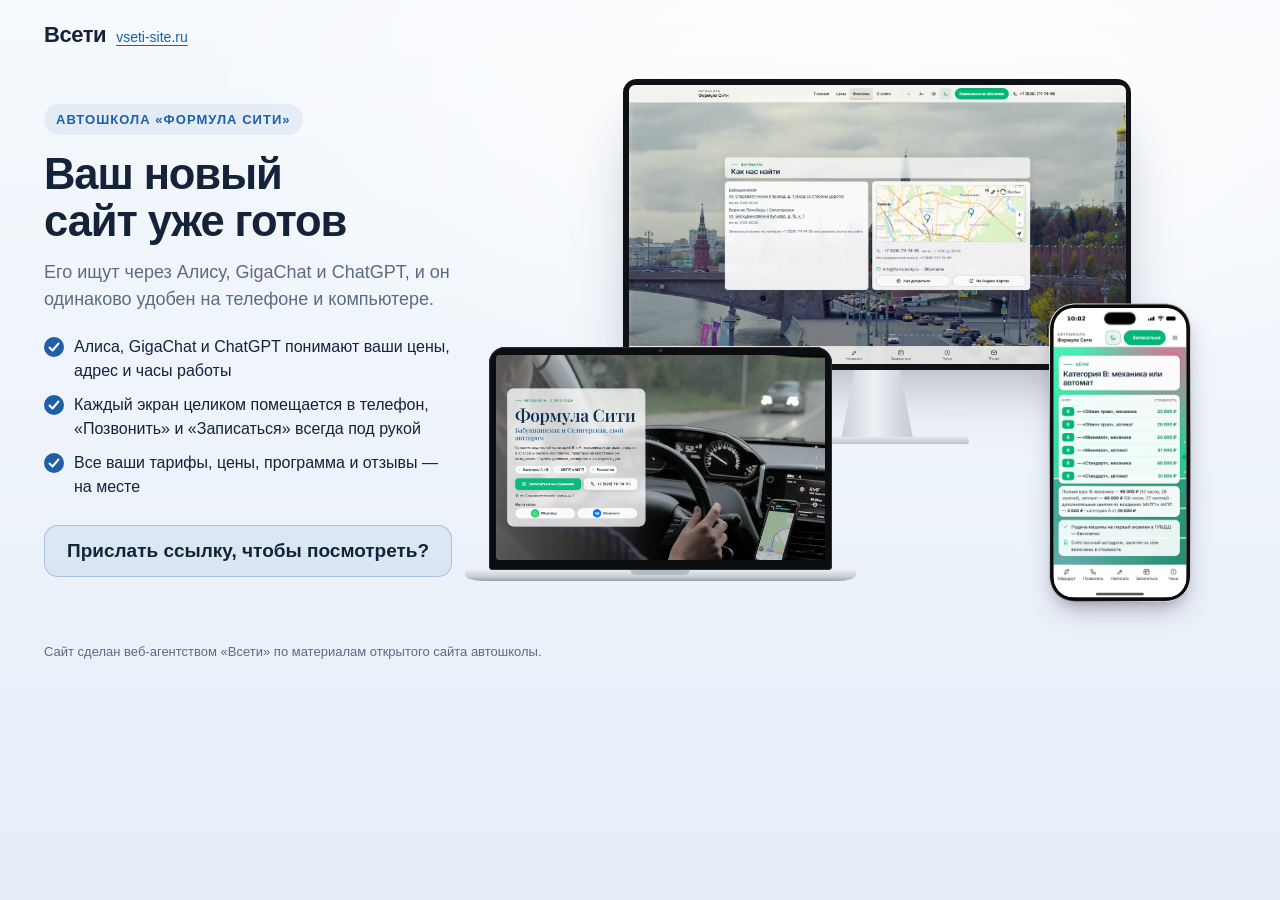
<file: vitrina/index.html>
<!doctype html>
<html lang="ru">
<head>
<meta charset="utf-8">
<meta name="viewport" content="width=device-width, initial-scale=1">
<meta name="robots" content="noindex, nofollow">
<title>Новый сайт автошколы «Формула Сити» — веб-агентство «Всети»</title>
<style>
@layer stageshow{:where(.ss-phone){position:relative}.ss-phone{flex-shrink:0;box-shadow:0 calc(var(--ps) * 40) calc(var(--ps) * 80) calc(var(--ps) * -16) #32325d40,0 calc(var(--ps) * 24) calc(var(--ps) * 48) calc(var(--ps) * -24) #0000004d}.ss-phone__glass{height:100%}.ss-phone__window{position:relative;overflow:hidden;isolation:isolate}.ss-phone:is([data-frame=pro],[data-frame=silver],[data-frame=bezel],[data-frame=clay],[data-frame=outline],[data-frame=bare]){--ss-phone-glass: #0b0b0c;--ss-phone-rim: #2c2c2d;--ss-phone-seam: #e0dfdc;--ss-phone-line: var(--ss-text-faint, #9a9a9d);background:none}.ss-phone__bands{position:absolute;inset:0;overflow:visible;pointer-events:none}.ss-phone:is([data-frame=pro],[data-frame=silver],[data-frame=bezel],[data-frame=clay],[data-frame=outline]) .ss-phone__glass{position:relative}.ss-phone[data-frame=pro]{--ss-phone-band-1: #e3e3e6;--ss-phone-band-2: #9a9ba0;--ss-phone-band-3: #cfd0d4;--ss-phone-band-4: #85868b;--ss-phone-band-5: #c9cacd}.ss-stage[data-theme=dark] .ss-phone[data-frame=pro],.ss-stage[data-theme=glass] .ss-phone[data-frame=pro][data-dark]{--ss-phone-band-1: #5b5c61;--ss-phone-band-2: #2b2c2f;--ss-phone-band-3: #48494d;--ss-phone-band-4: #232427;--ss-phone-band-5: #404145}.ss-phone[data-frame=silver]{--ss-phone-band-1: #f4f4f6;--ss-phone-band-2: #c9cacf;--ss-phone-band-3: #eeeef1;--ss-phone-band-4: #b9babf;--ss-phone-band-5: #e6e6ea}.ss-phone[data-frame=bezel]{--ss-phone-glass: #111113}.ss-phone[data-frame=clay]{--ss-phone-clay-top: color-mix(in srgb, var(--ss-phone-clay, #ecebe8), #fff 45%);--ss-phone-clay-bottom: color-mix(in srgb, var(--ss-phone-clay, #ecebe8), #000 6%);box-shadow:0 calc(var(--ps) * 30) calc(var(--ps) * 60) calc(var(--ps) * -12) #32325d33,0 calc(var(--ps) * 16) calc(var(--ps) * 32) calc(var(--ps) * -16) #00000029}.ss-stage[data-theme=dark] .ss-phone[data-frame=clay]{--ss-phone-clay-top: color-mix(in srgb, var(--ss-phone-clay, #2a2a2e), #fff 6%);--ss-phone-clay-bottom: var(--ss-phone-clay, #2a2a2e);--ss-phone-seam: #333338}.ss-phone[data-frame=outline]{box-shadow:none}.ss-stage[data-theme=blueprint] .ss-phone[data-frame=outline]{--ss-phone-line: var(--ss-line)}.ss-phone:not([data-frame=android],[data-frame=soft]) .ss-phone__status{height:62px;padding:0}.ss-phone:not([data-frame=android],[data-frame=soft]) .ss-phone__time{position:absolute;top:21.5px;left:0;width:138.5px;line-height:22px;text-align:center}.ss-phone:not([data-frame=android],[data-frame=soft]) .ss-phone__glyphs{position:absolute;top:25.33px;left:285.25px;align-items:flex-start;gap:8px}.ss-phone:not([data-frame=android],[data-frame=soft]) .ss-phone__signal{margin-top:1px}.ss-phone:not([data-frame=android],[data-frame=soft]) .ss-phone__battery{margin-top:.33px}.ss-phone[data-frame=photo]{position:relative;background:none}.ss-phone__photo{position:absolute;z-index:4;background:var(--ss-phone-photo-light, none) center / 100% 100% no-repeat;pointer-events:none}.ss-stage[data-theme=dark] .ss-phone__photo,.ss-phone[data-dark] .ss-phone__photo{background-image:var(--ss-phone-photo-dark, var(--ss-phone-photo-light, none))}.ss-phone[data-frame=android]{background:linear-gradient(150deg,#3a3b3f,#1d1e21 40%,#2f3034 70%,#1a1b1e)}.ss-phone[data-frame=android] .ss-phone__glass{background:#050505}.ss-phone[data-frame=android] .ss-phone__island{top:14px;width:24px;height:24px;border-radius:50%}.ss-phone[data-frame=android] .ss-phone__status{height:48px;padding:0 26px}.ss-phone[data-frame=android] .ss-phone__time{font-family:system-ui,sans-serif;font-size:15px;font-weight:500}.ss-phone[data-frame=android] .ss-phone__content[data-status]{padding-top:48px}.ss-phone[data-frame=android] .ss-phone__home{width:108px;height:4px}.ss-phone[data-frame=soft]{box-shadow:0 0 0 calc(var(--ps) * 1.5) #0a25400d,0 calc(var(--ps) * 30) calc(var(--ps) * 60) calc(var(--ps) * -12) #32325d2e,0 calc(var(--ps) * 18) calc(var(--ps) * 36) calc(var(--ps) * -18) #0000001f}.ss-phone[data-frame=soft] .ss-phone__glass{background:#f6f9fc;box-shadow:inset 0 calc(var(--ps) * -2.9) calc(var(--ps) * 7.2) #0a254038}.ss-stage[data-theme=dark] .ss-phone[data-frame=soft] .ss-phone__glass{background:#1c2433;box-shadow:inset 0 calc(var(--ps) * -2.9) calc(var(--ps) * 7.2) #00000073}.ss-phone__screen{--pt: 1px;position:absolute;top:0;left:0;display:flex;flex-direction:column;overflow:hidden;background:#fff;color:#000;font-family:-apple-system,system-ui,sans-serif;font-size:15px;letter-spacing:-.015em;transform-origin:0 0;-webkit-font-smoothing:antialiased}.ss-phone[data-dark] .ss-phone__screen{background:#000;color:#fff}.ss-phone__status{position:absolute;top:0;right:0;left:0;z-index:2;display:flex;align-items:center;justify-content:space-between;height:54px;padding:0 34px 0 52px;transition:color .3s ease;will-change:transform}.ss-phone__time{font-family:SF Pro Text,-apple-system,system-ui,sans-serif;font-variation-settings:"opsz" 17;font-size:17.67px;font-weight:590;letter-spacing:0}.ss-phone__island{position:absolute;top:var(--ss-island-top, 14px);left:50%;z-index:3;width:var(--ss-island-w, 95px);height:37px;border-radius:18.5px;background:#000;transform:translate(-50%)}.ss-phone__glyphs{display:flex;align-items:center;gap:8px}.ss-phone__glyph{display:block}.ss-phone__content{position:relative;flex:1;min-height:0}.ss-phone__content[data-status]{padding-top:62px}.ss-phone__content:not([data-status]){padding-top:44px}.ss-phone[data-frame=bare] .ss-phone__content{padding-right:8px;padding-left:8px}.ss-phone__home{position:absolute;bottom:8px;left:50%;z-index:2;width:144px;height:5px;border-radius:2.5px;background:currentColor;transform:translate(-50%);transition:color .3s ease;will-change:transform}.ss-lock{position:absolute;inset:0;color:#fff;text-align:center}.ss-lock__date{margin-top:66px;font-size:22px;font-weight:600;letter-spacing:-.01em;opacity:.85}.ss-lock__clock{margin-top:-4px;font-size:112px;font-weight:700;line-height:1;letter-spacing:-.035em;font-variant-numeric:tabular-nums;opacity:.92}.ss-lock__stack{position:absolute;right:0;bottom:118px;left:0;display:flex;flex-direction:column;gap:8px;text-align:left}.ss-lock__stack[data-at=top]{top:290px;bottom:auto}.ss-lock__controls{position:absolute;right:46px;bottom:48px;left:46px;display:flex;justify-content:space-between}.ss-lock__control{display:grid;place-items:center;width:50px;height:50px;border-radius:50%;background:#0a0c1842;backdrop-filter:blur(24px) saturate(1.3);color:#fff}.ss-notification{display:flex;align-items:center;gap:13px;margin:0 18px;padding:14px 17px 14px 14px;border-radius:23px;background:#fcfcfdc2;backdrop-filter:blur(30px) saturate(1.25);box-shadow:0 4px 24px #0000000f;color:#000;text-align:left}.ss-notification[data-banner]{position:absolute;top:56px;right:0;left:0;z-index:2;animation:ss-banner-in .52s cubic-bezier(.2,.9,.25,1) both}@keyframes ss-banner-in{0%{transform:translateY(-110px)}}.ss-notification__icon{display:grid;flex-shrink:0;place-items:center;width:38px;height:38px;overflow:hidden;border-radius:9px;background:var(--ss-accent);color:#fff}.ss-notification__icon:has(>img){background:none}.ss-notification__icon>img{display:block;width:100%;height:100%}.ss-notification__text{display:flex;flex:1;flex-direction:column;min-width:0;font-size:15px;line-height:18px;letter-spacing:-.016em}.ss-notification__head{display:flex;align-items:baseline;gap:8px}.ss-notification__title{flex:1;min-width:0;overflow:hidden;font-weight:600;white-space:nowrap;text-overflow:ellipsis}.ss-notification__time{flex-shrink:0;font-size:12px;letter-spacing:-.005em;color:#3c3c4399}.ss-notification__body{display:-webkit-box;overflow:hidden;-webkit-line-clamp:3;-webkit-box-orient:vertical}.ss-lock[data-size=satellite] .ss-lock__stack{top:232px;bottom:auto}.ss-lock[data-size=satellite][data-clock=off] .ss-lock__stack{top:74px}.ss-notification{will-change:transform}.ss-phone:not([data-dark]) .ss-notification{background:#ffffffeb;box-shadow:0 0 0 .5px #00000014,0 8px 24px #0000001f}.ss-phone__time-bar{display:inline-block;width:30px;height:7px;border-radius:4px;background:currentColor;opacity:.5}}
:root{--ink:#14233a;--muted:#5b6b80;--accent:#1f5fa8;--sand:#ffc94d;--bg1:#f6f9fd;--bg2:#e6eef8}
*{box-sizing:border-box}
html,body{margin:0}
body{font:16px/1.5 -apple-system,"Segoe UI",Roboto,Arial,sans-serif;color:var(--ink);background:radial-gradient(1200px 600px at 70% 10%,#ffffff 0,rgba(255,255,255,0) 60%),linear-gradient(180deg,var(--bg1),var(--bg2));min-height:100vh}
a{color:inherit}
.top{display:flex;align-items:center;justify-content:space-between;max-width:1240px;margin:0 auto;padding:18px 24px}
.brand{display:flex;align-items:baseline;gap:10px;text-decoration:none}
.brand b{font-size:22px;letter-spacing:-.02em}
.brand span{font-size:14px;color:var(--accent);text-decoration:underline;text-underline-offset:3px}
.hero{max-width:1240px;margin:0 auto;padding:10px 24px 40px;display:grid;grid-template-columns:minmax(0,.82fr) minmax(0,1.5fr);gap:36px;align-items:center}
.eyebrow{display:inline-block;font-size:13px;font-weight:600;letter-spacing:.08em;text-transform:uppercase;color:var(--accent);background:rgba(31,95,168,.08);padding:6px 12px;border-radius:999px}
h1{text-wrap:balance;font-size:clamp(30px,3.4vw,48px);line-height:1.08;letter-spacing:-.025em;margin:16px 0 14px}
.lead{font-size:18px;color:var(--muted);margin:0 0 22px;max-width:30em}
.pts{list-style:none;padding:0;margin:0 0 26px;display:grid;gap:10px}
.pts li{display:flex;gap:10px;align-items:flex-start}
.pts li::before{content:"";flex:none;width:20px;height:20px;margin-top:2px;border-radius:50%;background:var(--accent) url("data:image/svg+xml,%3Csvg xmlns='http://www.w3.org/2000/svg' viewBox='0 0 20 20'%3E%3Cpath d='M5.5 10.5l3 3 6-7' fill='none' stroke='%23fff' stroke-width='2' stroke-linecap='round' stroke-linejoin='round'/%3E%3C/svg%3E") center/100% no-repeat}
.cta{display:flex;flex-wrap:wrap;gap:14px;align-items:center}
.btn{display:inline-flex;align-items:center;gap:8px;min-height:52px;padding:0 26px;border-radius:14px;background:var(--accent);color:#fff;font-weight:600;text-decoration:none;box-shadow:0 10px 24px rgba(31,95,168,.28)}
.btn:hover{background:#174a86}
.ask{margin:0;display:inline-flex;align-items:center;min-height:52px;padding:12px 22px;line-height:1.3;border-radius:14px;background:rgba(31,95,168,.08);border:1.5px solid rgba(31,95,168,.28);color:var(--ink);font-size:19px;font-weight:600}
/* сцена с устройствами */
.stage{position:relative;width:100%;aspect-ratio:16/11.2}
.dv{position:absolute}
.dv img{display:block;width:100%;height:100%;object-fit:cover;object-position:center top}
.mon .scr img,.lap .scr img{height:auto}
.mon{left:18%;top:0;width:68%}
.mon .scr{padding:1.1%;background:#0e1116;border-radius:14px;box-shadow:0 30px 60px -20px rgba(20,35,58,.35)}
.mon .scr img{border-radius:6px}
.mon .neck{width:14%;aspect-ratio:1/.95;margin:0 auto;background:linear-gradient(90deg,#c9d0d8,#eef1f4 45%,#c3cad2);clip-path:polygon(18% 0,82% 0,100% 100%,0 100%)}
.mon .foot{width:36%;aspect-ratio:36/1.5;margin:-1px auto 0;border-radius:6px 6px 3px 3px;background:linear-gradient(180deg,#e9edf1,#b9c1ca);box-shadow:0 12px 20px -8px rgba(20,35,58,.4)}
.lap{left:0;bottom:4%;width:46%}
.lap .scr{padding:2.2% 2.2% 3%;background:#0b0d11;border-radius:16px 16px 4px 4px;position:relative;box-shadow:0 0 0 1px #2a2f37 inset}
.lap .scr::before{content:"";position:absolute;top:1%;left:50%;width:.9%;aspect-ratio:1;border-radius:50%;background:#2b3442;transform:translateX(-50%)}
.lap .scr img{border-radius:3px}
.lap .base{position:relative;height:0;padding-bottom:3.2%;margin:0 -7%;background:linear-gradient(180deg,#e7ebef 0,#c8cfd7 60%,#9aa3ad 100%);border-radius:0 0 18px 18px/0 0 60% 60%;box-shadow:0 22px 30px -14px rgba(20,35,58,.45)}
.lap .base::after{content:"";position:absolute;top:0;left:50%;width:15%;height:40%;transform:translateX(-50%);background:#b3bbc4;border-radius:0 0 8px 8px}
.tab{right:1.5%;bottom:3%;width:23%}
.tab .scr{aspect-ratio:820/1180;padding:4.5%;background:#121419;border-radius:22px;box-shadow:0 0 0 2px #c7ced6,0 28px 50px -18px rgba(20,35,58,.45)}
.tab .scr img{border-radius:10px}
.ph{right:6%;bottom:0;width:340px;transform-origin:100% 100%}
.ph-shot{display:block;width:100%;height:auto}
.note{max-width:1240px;margin:0 auto;padding:0 24px 34px;color:var(--muted);font-size:13px}
@media (max-width:600px){
  .stage{aspect-ratio:16/9.8}
  .mon{display:none}
  .lap{left:6%;width:64%;bottom:6%}
  .ph{right:5%}
}
@media (max-width:900px){
  .hero{grid-template-columns:1fr;gap:26px;padding-top:0}
  .stage{order:-1}
  .lead{font-size:16.5px}
}
</style>
</head>
<body>
<header class="top"><a class="brand" href="https://vseti-site.ru/" target="_blank" rel="noopener"><b>Всети</b><span>vseti-site.ru</span></a></header>
<main class="hero">
  <div class="txt">
    <span class="eyebrow">Автошкола «Формула Сити»</span>
    <h1>Ваш новый сайт уже готов</h1>
    <p class="lead">Его ищут через Алису, GigaChat и ChatGPT, и он одинаково удобен на телефоне и компьютере.</p>
    <ul class="pts">
      <li>Алиса, GigaChat и ChatGPT понимают ваши цены, адрес и часы работы</li>
      <li>Каждый экран целиком помещается в телефон, «Позвонить» и «Записаться» всегда под рукой</li>
      <li>Все ваши тарифы, цены, программа и отзывы — на месте</li>
    </ul>
    <div class="cta">
      <p class="ask">Прислать ссылку, чтобы посмотреть?</p>
    </div>
  </div>
  <div class="stage" id="stage" aria-label="Новый сайт на компьютере, ноутбуке и телефоне">
    <div class="dv mon"><div class="scr"><img src="img/monitor.webp?v=2" alt="" width="1600" height="900"></div><div class="neck"></div><div class="foot"></div></div>
    <div class="dv lap"><div class="scr"><img src="img/laptop.webp?v=2" alt="" width="1280" height="800"></div><div class="base"></div></div>
    <div class="dv ph" id="ph"><div class="ss-phone z-phone" data-frame="pro" style="width: 340px; height: 714.953px; padding: 2.38318px; border-radius: 61.1682px; --ps: 0.794392523364486px;"><svg class="ss-phone__bands" width="100%" height="100%" aria-hidden="true"><defs><linearGradient id="ph-band" x1="0.2" y1="0" x2="0.8" y2="1"><stop offset="0" style="stop-color: var(--ss-phone-band-1);"></stop><stop offset="0.22" style="stop-color: var(--ss-phone-band-2);"></stop><stop offset="0.48" style="stop-color: var(--ss-phone-band-3);"></stop><stop offset="0.74" style="stop-color: var(--ss-phone-band-4);"></stop><stop offset="1" style="stop-color: var(--ss-phone-band-5);"></stop></linearGradient><linearGradient id="ph-clay" x1="0" y1="0" x2="0" y2="1"><stop offset="0" style="stop-color: var(--ss-phone-clay-top);"></stop><stop offset="1" style="stop-color: var(--ss-phone-clay-bottom);"></stop></linearGradient></defs><g transform="translate(10.327102803738317 10.327102803738317)" stroke-linejoin="round"><path d="M262.94 0.00L267.09 0.06L270.49 0.24L273.65 0.53L276.65 0.94L279.51 1.47L282.27 2.11L284.93 2.87L287.50 3.74L289.97 4.72L292.36 5.81L294.65 7.02L296.85 8.33L298.96 9.75L300.98 11.27L302.90 12.90L304.72 14.62L306.45 16.45L308.08 18.37L309.60 20.38L311.02 22.49L312.33 24.70L313.53 26.99L314.63 29.37L315.61 31.85L316.48 34.41L317.24 37.07L317.88 39.83L318.41 42.70L318.82 45.69L319.11 48.85L319.29 52.25L319.35 56.40L319.35 637.90L319.29 642.04L319.11 645.45L318.82 648.60L318.41 651.60L317.88 654.47L317.24 657.23L316.48 659.89L315.61 662.45L314.63 664.92L313.53 667.31L312.33 669.60L311.02 671.80L309.60 673.91L308.08 675.93L306.45 677.85L304.72 679.68L302.90 681.40L300.98 683.03L298.96 684.55L296.85 685.97L294.65 687.28L292.36 688.49L289.97 689.58L287.50 690.56L284.93 691.43L282.27 692.19L279.51 692.83L276.65 693.36L273.65 693.77L270.49 694.06L267.09 694.24L262.94 694.30L56.40 694.30L52.25 694.24L48.85 694.06L45.69 693.77L42.70 693.36L39.83 692.83L37.07 692.19L34.41 691.43L31.85 690.56L29.37 689.58L26.99 688.49L24.70 687.28L22.49 685.97L20.38 684.55L18.37 683.03L16.45 681.40L14.62 679.68L12.90 677.85L11.27 675.93L9.75 673.91L8.33 671.80L7.02 669.60L5.81 667.31L4.72 664.92L3.74 662.45L2.87 659.89L2.11 657.23L1.47 654.47L0.94 651.60L0.53 648.60L0.24 645.45L0.06 642.04L0.00 637.90L0.00 56.40L0.06 52.25L0.24 48.85L0.53 45.69L0.94 42.70L1.47 39.83L2.11 37.07L2.87 34.41L3.74 31.85L4.72 29.37L5.81 26.99L7.02 24.70L8.33 22.49L9.75 20.38L11.27 18.37L12.90 16.45L14.62 14.62L16.45 12.90L18.37 11.27L20.38 9.75L22.49 8.33L24.70 7.02L26.99 5.81L29.37 4.72L31.85 3.74L34.41 2.87L37.07 2.11L39.83 1.47L42.70 0.94L45.69 0.53L48.85 0.24L52.25 0.06L56.40 0.00Z" fill="none" stroke-width="20.654205607476634" stroke="url(#ph-band)"></path><path d="M262.94 0.00L267.09 0.06L270.49 0.24L273.65 0.53L276.65 0.94L279.51 1.47L282.27 2.11L284.93 2.87L287.50 3.74L289.97 4.72L292.36 5.81L294.65 7.02L296.85 8.33L298.96 9.75L300.98 11.27L302.90 12.90L304.72 14.62L306.45 16.45L308.08 18.37L309.60 20.38L311.02 22.49L312.33 24.70L313.53 26.99L314.63 29.37L315.61 31.85L316.48 34.41L317.24 37.07L317.88 39.83L318.41 42.70L318.82 45.69L319.11 48.85L319.29 52.25L319.35 56.40L319.35 637.90L319.29 642.04L319.11 645.45L318.82 648.60L318.41 651.60L317.88 654.47L317.24 657.23L316.48 659.89L315.61 662.45L314.63 664.92L313.53 667.31L312.33 669.60L311.02 671.80L309.60 673.91L308.08 675.93L306.45 677.85L304.72 679.68L302.90 681.40L300.98 683.03L298.96 684.55L296.85 685.97L294.65 687.28L292.36 688.49L289.97 689.58L287.50 690.56L284.93 691.43L282.27 692.19L279.51 692.83L276.65 693.36L273.65 693.77L270.49 694.06L267.09 694.24L262.94 694.30L56.40 694.30L52.25 694.24L48.85 694.06L45.69 693.77L42.70 693.36L39.83 692.83L37.07 692.19L34.41 691.43L31.85 690.56L29.37 689.58L26.99 688.49L24.70 687.28L22.49 685.97L20.38 684.55L18.37 683.03L16.45 681.40L14.62 679.68L12.90 677.85L11.27 675.93L9.75 673.91L8.33 671.80L7.02 669.60L5.81 667.31L4.72 664.92L3.74 662.45L2.87 659.89L2.11 657.23L1.47 654.47L0.94 651.60L0.53 648.60L0.24 645.45L0.06 642.04L0.00 637.90L0.00 56.40L0.06 52.25L0.24 48.85L0.53 45.69L0.94 42.70L1.47 39.83L2.11 37.07L2.87 34.41L3.74 31.85L4.72 29.37L5.81 26.99L7.02 24.70L8.33 22.49L9.75 20.38L11.27 18.37L12.90 16.45L14.62 14.62L16.45 12.90L18.37 11.27L20.38 9.75L22.49 8.33L24.70 7.02L26.99 5.81L29.37 4.72L31.85 3.74L34.41 2.87L37.07 2.11L39.83 1.47L42.70 0.94L45.69 0.53L48.85 0.24L52.25 0.06L56.40 0.00Z" fill="none" stroke-width="15.88785046728972" style="stroke: var(--ss-phone-rim);"></path><path d="M262.94 0.00L267.09 0.06L270.49 0.24L273.65 0.53L276.65 0.94L279.51 1.47L282.27 2.11L284.93 2.87L287.50 3.74L289.97 4.72L292.36 5.81L294.65 7.02L296.85 8.33L298.96 9.75L300.98 11.27L302.90 12.90L304.72 14.62L306.45 16.45L308.08 18.37L309.60 20.38L311.02 22.49L312.33 24.70L313.53 26.99L314.63 29.37L315.61 31.85L316.48 34.41L317.24 37.07L317.88 39.83L318.41 42.70L318.82 45.69L319.11 48.85L319.29 52.25L319.35 56.40L319.35 637.90L319.29 642.04L319.11 645.45L318.82 648.60L318.41 651.60L317.88 654.47L317.24 657.23L316.48 659.89L315.61 662.45L314.63 664.92L313.53 667.31L312.33 669.60L311.02 671.80L309.60 673.91L308.08 675.93L306.45 677.85L304.72 679.68L302.90 681.40L300.98 683.03L298.96 684.55L296.85 685.97L294.65 687.28L292.36 688.49L289.97 689.58L287.50 690.56L284.93 691.43L282.27 692.19L279.51 692.83L276.65 693.36L273.65 693.77L270.49 694.06L267.09 694.24L262.94 694.30L56.40 694.30L52.25 694.24L48.85 694.06L45.69 693.77L42.70 693.36L39.83 692.83L37.07 692.19L34.41 691.43L31.85 690.56L29.37 689.58L26.99 688.49L24.70 687.28L22.49 685.97L20.38 684.55L18.37 683.03L16.45 681.40L14.62 679.68L12.90 677.85L11.27 675.93L9.75 673.91L8.33 671.80L7.02 669.60L5.81 667.31L4.72 664.92L3.74 662.45L2.87 659.89L2.11 657.23L1.47 654.47L0.94 651.60L0.53 648.60L0.24 645.45L0.06 642.04L0.00 637.90L0.00 56.40L0.06 52.25L0.24 48.85L0.53 45.69L0.94 42.70L1.47 39.83L2.11 37.07L2.87 34.41L3.74 31.85L4.72 29.37L5.81 26.99L7.02 24.70L8.33 22.49L9.75 20.38L11.27 18.37L12.90 16.45L14.62 14.62L16.45 12.90L18.37 11.27L20.38 9.75L22.49 8.33L24.70 7.02L26.99 5.81L29.37 4.72L31.85 3.74L34.41 2.87L37.07 2.11L39.83 1.47L42.70 0.94L45.69 0.53L48.85 0.24L52.25 0.06L56.40 0.00Z" fill="none" stroke-width="14.69626168224299" style="stroke: var(--ss-phone-glass);"></path></g></svg><div class="ss-phone__glass" style="padding: 7.94393px; border-radius: 58.785px;"><div class="ss-phone__window" style="width: 319.346px; height: 694.299px; clip-path: path(&quot;M 262.94 0 L 267.09 0.06 L 270.49 0.24 L 273.65 0.53 L 276.65 0.94 L 279.51 1.47 L 282.27 2.11 L 284.93 2.87 L 287.5 3.74 L 289.97 4.72 L 292.36 5.81 L 294.65 7.02 L 296.85 8.33 L 298.96 9.75 L 300.98 11.27 L 302.9 12.9 L 304.72 14.62 L 306.45 16.45 L 308.08 18.37 L 309.6 20.38 L 311.02 22.49 L 312.33 24.7 L 313.53 26.99 L 314.63 29.37 L 315.61 31.85 L 316.48 34.41 L 317.24 37.07 L 317.88 39.83 L 318.41 42.7 L 318.82 45.69 L 319.11 48.85 L 319.29 52.25 L 319.35 56.4 L 319.35 637.9 L 319.29 642.04 L 319.11 645.45 L 318.82 648.6 L 318.41 651.6 L 317.88 654.47 L 317.24 657.23 L 316.48 659.89 L 315.61 662.45 L 314.63 664.92 L 313.53 667.31 L 312.33 669.6 L 311.02 671.8 L 309.6 673.91 L 308.08 675.93 L 306.45 677.85 L 304.72 679.68 L 302.9 681.4 L 300.98 683.03 L 298.96 684.55 L 296.85 685.97 L 294.65 687.28 L 292.36 688.49 L 289.97 689.58 L 287.5 690.56 L 284.93 691.43 L 282.27 692.19 L 279.51 692.83 L 276.65 693.36 L 273.65 693.77 L 270.49 694.06 L 267.09 694.24 L 262.94 694.3 L 56.4 694.3 L 52.25 694.24 L 48.85 694.06 L 45.69 693.77 L 42.7 693.36 L 39.83 692.83 L 37.07 692.19 L 34.41 691.43 L 31.85 690.56 L 29.37 689.58 L 26.99 688.49 L 24.7 687.28 L 22.49 685.97 L 20.38 684.55 L 18.37 683.03 L 16.45 681.4 L 14.62 679.68 L 12.9 677.85 L 11.27 675.93 L 9.75 673.91 L 8.33 671.8 L 7.02 669.6 L 5.81 667.31 L 4.72 664.92 L 3.74 662.45 L 2.87 659.89 L 2.11 657.23 L 1.47 654.47 L 0.94 651.6 L 0.53 648.6 L 0.24 645.45 L 0.06 642.04 L 0 637.9 L 0 56.4 L 0.06 52.25 L 0.24 48.85 L 0.53 45.69 L 0.94 42.7 L 1.47 39.83 L 2.11 37.07 L 2.87 34.41 L 3.74 31.85 L 4.72 29.37 L 5.81 26.99 L 7.02 24.7 L 8.33 22.49 L 9.75 20.38 L 11.27 18.37 L 12.9 16.45 L 14.62 14.62 L 16.45 12.9 L 18.37 11.27 L 20.38 9.75 L 22.49 8.33 L 24.7 7.02 L 26.99 5.81 L 29.37 4.72 L 31.85 3.74 L 34.41 2.87 L 37.07 2.11 L 39.83 1.47 L 42.7 0.94 L 45.69 0.53 L 48.85 0.24 L 52.25 0.06 L 56.4 0 Z&quot;);"><div class="ss-phone__screen" style="width: 402px; height: 874px; transform: scale(0.794393); --ss-screen-r: 64px;"><div class="ss-phone__status"><span class="ss-phone__time">10:02</span><span class="ss-phone__glyphs"><svg viewBox="0 0 20.33 13.67" width="20.33" height="13.67" class="ss-phone__glyph ss-phone__signal"><rect x="0" y="7.34" width="3.333" height="6.33" rx="1.667" fill="currentColor"></rect><rect x="5.667" y="5" width="3.333" height="8.67" rx="1.667" fill="currentColor"></rect><rect x="11.334" y="2.67" width="3.333" height="11" rx="1.667" fill="currentColor"></rect><rect x="17.000999999999998" y="0" width="3.333" height="13.67" rx="1.667" fill="currentColor"></rect></svg><svg viewBox="0 0 19.33 14.33" width="19.33" height="14.33" class="ss-phone__glyph ss-phone__wifi"><path fill-rule="evenodd" fill="currentColor" d="M0.415933 5.54283C0.902185 6.04412 1.66017 5.95818 2.27513 5.41393C4.30595 3.58064 6.83731 2.63535 9.66901 2.63535C12.5007 2.63535 15.0464 3.60928 17.0629 5.41393C17.6636 5.97251 18.4215 6.0298 18.9221 5.54283C19.4226 5.02722 19.4942 4.2538 18.9793 3.70954C16.8341 1.51819 13.3302 0 9.66901 0C6.00783 0 2.48965 1.53251 0.358727 3.72387C-0.156127 4.2538 -0.0989213 5.02722 0.415933 5.55715L0.415933 5.54283ZM3.94841 9.13779C4.50617 9.68205 5.22124 9.62476 5.85051 9.10915C6.88022 8.29276 8.25316 7.73418 9.66901 7.7485C11.0706 7.7485 12.4435 8.29276 13.4875 9.12347C14.1168 9.63908 14.8605 9.66773 15.4039 9.12347C15.9331 8.57921 16.0189 7.7485 15.4611 7.23289C14.0739 5.98683 11.9859 5.11315 9.68332 5.11315C7.38077 5.11315 5.27845 5.98683 3.9055 7.23289C3.41925 7.69121 3.31914 8.47896 3.96271 9.13779L3.94841 9.13779ZM8.72511 13.8929C9.34008 14.4801 9.98365 14.4801 10.5986 13.8929L11.757 12.7757C12.372 12.1742 12.5007 11.4151 11.7999 10.8995C11.2136 10.4841 10.4699 10.212 9.66901 10.212C8.86813 10.212 8.11015 10.4841 7.53809 10.9138C6.83731 11.4151 6.98033 12.1885 7.59529 12.7757L8.73942 13.8929L8.72511 13.8929Z"></path></svg><svg viewBox="0 0 29.33 13.67" width="29.33" height="13.67" class="ss-phone__glyph ss-phone__battery"><path fill="currentColor" d="M0 6.4C0 4.15979 0 3.03969 0.435974 2.18404C0.819467 1.43139 1.43139 0.819467 2.18404 0.435974C3.03969 0 4.15979 0 6.4 0L19.933 0C22.1732 0 23.2933 0 24.149 0.435974C24.9016 0.819467 25.5135 1.43139 25.897 2.18404C26.333 3.03969 26.333 4.15979 26.333 6.4L26.333 7.26666C26.333 9.50687 26.333 10.627 25.897 11.4826C25.5135 12.2353 24.9016 12.8472 24.149 13.2307C23.2933 13.6667 22.1732 13.6667 19.933 13.6667L6.4 13.6667C4.15979 13.6667 3.03969 13.6667 2.18404 13.2307C1.43139 12.8472 0.819467 12.2353 0.435974 11.4826C0 10.627 0 9.50687 0 7.26666L0 6.4Z"></path><path fill-rule="evenodd" fill="currentColor" transform="translate(27.33 4.33)" d="M0 0L0 5C0.601505 4.8625 2 3.75 2 2.5C2 1.25 0.601505 0.1375 0 0Z"></path></svg></span></div><span class="ss-phone__island"></span><div class="ss-phone__content" data-status="true"><img class="ph-shot" src="img/phone.webp?v=2" alt="Новый сайт автошколы «Формула Сити» на телефоне" width="393" height="794"></div><span class="ss-phone__home"></span></div></div></div></div></div>
  </div>
</main>
<p class="note">Сайт сделан веб-агентством «Всети» по материалам открытого сайта автошколы.</p>
<script>
(function(){var st=document.getElementById('stage'),ph=document.getElementById('ph');
function fit(){var k=st.clientWidth*(innerWidth<=600?0.27:0.19)/340;ph.style.transform='scale('+k+')';}
fit();addEventListener('resize',fit);})();
</script>
</body>
</html>
</file>
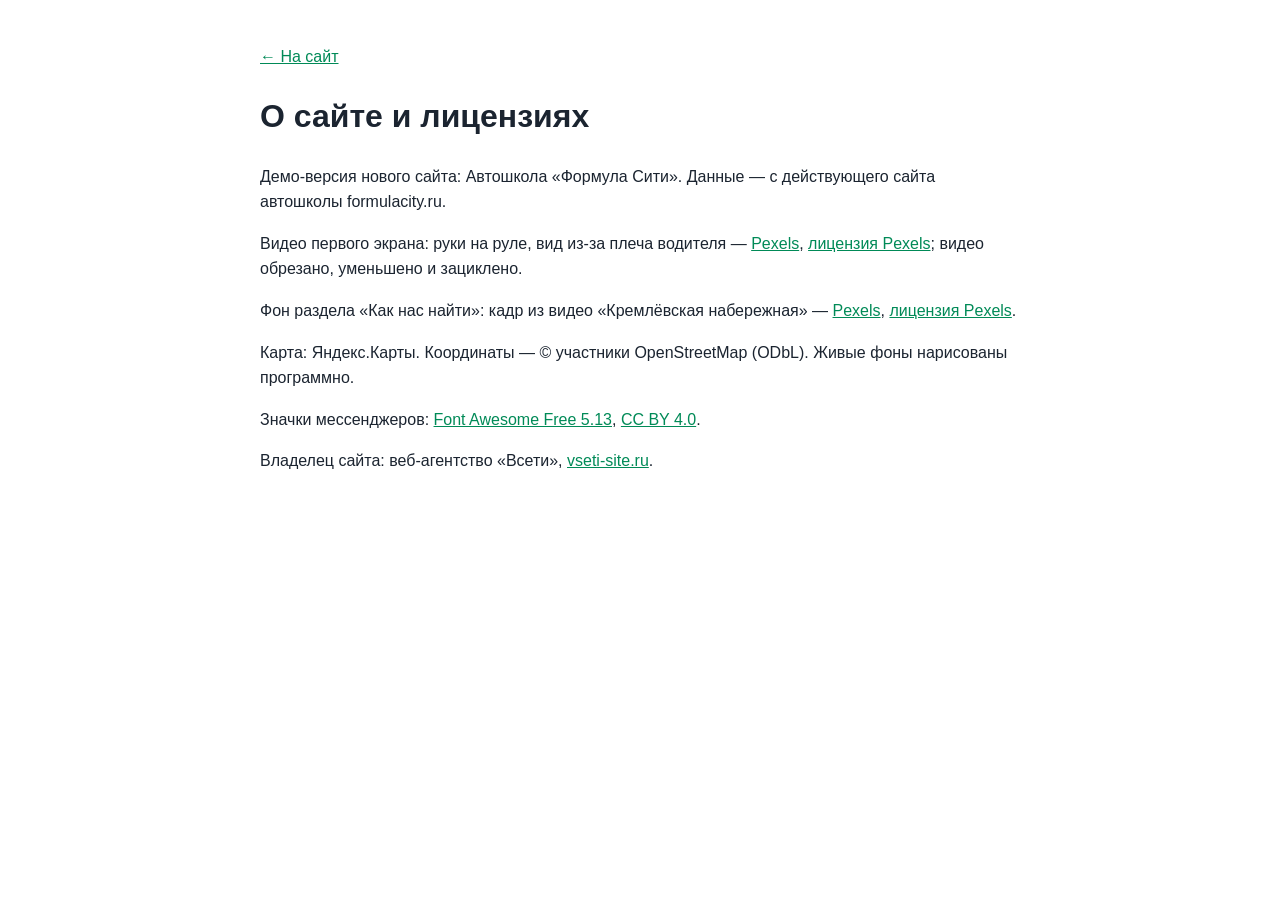
<file: credits.html>
<!doctype html><html lang="ru"><head><meta charset="utf-8"><meta name="viewport" content="width=device-width,initial-scale=1"><meta name="robots" content="noindex"><title>О сайте — Автошкола «Формула Сити»</title>
<style>body{font:16px/1.6 Inter,Arial,sans-serif;max-width:760px;margin:0 auto;padding:28px 18px;color:#1b2430}a{color:#008a57}</style></head><body>
<p><a href="./">← На сайт</a></p><h1>О сайте и лицензиях</h1>
<p>Демо-версия нового сайта: Автошкола «Формула Сити». Данные — с действующего сайта автошколы formulacity.ru.</p>
<p>Видео первого экрана: руки на руле, вид из-за плеча водителя — <a href="https://www.pexels.com/video/13802600/" target="_blank" rel="noopener">Pexels</a>, <a href="https://www.pexels.com/license/" target="_blank" rel="noopener">лицензия Pexels</a>; видео обрезано, уменьшено и зациклено.</p>
<p>Фон раздела «Как нас найти»: кадр из видео «Кремлёвская набережная» — <a href="https://www.pexels.com/video/34419618/" target="_blank" rel="noopener">Pexels</a>, <a href="https://www.pexels.com/license/" target="_blank" rel="noopener">лицензия Pexels</a>.</p>
<p>Карта: Яндекс.Карты. Координаты — © участники OpenStreetMap (ODbL). Живые фоны нарисованы программно.</p>
<p>Значки мессенджеров: <a href="https://fontawesome.com" target="_blank" rel="noopener">Font Awesome Free 5.13</a>, <a href="https://creativecommons.org/licenses/by/4.0/" target="_blank" rel="noopener">CC BY 4.0</a>.</p>
<p>Владелец сайта: веб-агентство «Всети», <a href="https://vseti-site.ru" target="_blank" rel="noopener">vseti-site.ru</a>.</p>
</body></html>
</file>
<file: css/etalon.css>
/* ==========================================================================
   Эталон нотариуса. Общий слой поверх встроенных стилей index.html:
   видео-первый экран, «жидкое стекло», интерьеры на фоне экранов,
   шапка и нижняя панель со второго экрана, карточки Spotlight Card.
   ========================================================================== */

/* плавное проявление подсветки рамки (Chrome/Safari/Firefox новых версий) */
@property --hl{syntax:'<number>';inherits:true;initial-value:0}

:root{
  --glass:rgba(0,0,0,.4);
  --glass-blur:4px;
  --spot:255,196,108;          /* тёплый янтарь под интерьеры */
  --spring:cubic-bezier(.2,.9,.3,1.35);
}

/* ---------- светлый текст на тёмном стекле для всего, что лежит на фото ---------- */
.sec:not(.sec-hero),.hdr,.bar,.mmenu{
  --card:rgba(0,0,0,.4); --card-rgb:0,0,0;
  --text:#fff; --muted:rgba(255,255,255,.84);
  --line:rgba(255,255,255,.3); --line2:rgba(255,255,255,.2);
  --accent:#ecd9ac; --accent-d:#f6e9c8; --accent-l:#d3bc8a; --accent-soft:rgba(255,255,255,.13);
  --bg:rgba(0,0,0,.3); --bg2:transparent; --bg3:rgba(255,255,255,.13);
  --on-accent:#1d170b;
  --shadow:0 1px 12px rgba(0,0,0,.35); --shadow-lg:0 18px 50px rgba(0,0,0,.5);
  --ok:#8fe3a8; --bad:#ff9f96;
  color:#fff;
}
.sec:not(.sec-hero){background:#2b2319}
.sec:not(.sec-hero) .sec-scroll{
  position:relative;z-index:1;
  padding-top:calc(var(--hdr-h) / var(--zc,1) + 12px);padding-bottom:calc(var(--bar-h) + 12px);
  text-shadow:0 1px 2px rgba(0,0,0,.45)
}
.sec:not(.sec-hero) :is(input,select,textarea,button.btn,.btn){text-shadow:none}

/* ---------- фон экранов: интерьеры, затемнение ровно 50% ---------- */
.sec-bg{position:absolute;inset:0;z-index:0;overflow:hidden;pointer-events:none;background:#2b2319}
.sec-bg picture{display:block;width:100%;height:100%}
.sec-bg img{display:block;width:100%;height:100%;object-fit:cover;opacity:0;transition:opacity .9s ease}
.sec-bg img.ld,html:not(.js) .sec-bg img{opacity:1}
.sec-bg::after{content:"";position:absolute;inset:0;background:rgba(0,0,0,.5)}

/* ==========================================================================
   Жидкое стекло
   ========================================================================== */
.glass,
.sec:not(.sec-hero) :is(.sec-head,.svc,.step,.rev,.rsum,.cred,.cbox,.fq,.about-txt,.tf-card,.quote,.ilink,.chips li,.foot,.rate-chip){
  position:relative;isolation:isolate;
  background:var(--glass);
  -webkit-backdrop-filter:blur(var(--glass-blur));backdrop-filter:blur(var(--glass-blur));
  border:0;border-radius:var(--radius);
  box-shadow:0 8px 30px rgba(0,0,0,.14);
}
/* тонкая светлая рамка-градиент; рядом с курсором рамка разгорается (--hl, --x, --y) */
.glass::after,
.sec:not(.sec-hero) :is(.sec-head,.svc,.step,.rev,.rsum,.cred,.cbox,.fq,.about-txt,.tf-card,.quote,.ilink,.chips li,.foot,.rate-chip)::after{
  content:"";position:absolute;inset:0;border-radius:inherit;padding:1.4px;pointer-events:none;z-index:2;
  background:
    radial-gradient(230px circle at var(--x,50%) var(--y,50%),rgba(255,226,160,calc(var(--hl,0)*1)),rgba(var(--spot),calc(var(--hl,0)*.65)) 38%,transparent 72%),
    linear-gradient(160deg,rgba(255,255,255,.58) 0%,rgba(255,255,255,.16) 22%,rgba(255,255,255,0) 44%,rgba(255,255,255,0) 60%,rgba(255,255,255,.16) 82%,rgba(255,255,255,.5) 100%);
  -webkit-mask:linear-gradient(#000 0 0) content-box,linear-gradient(#000 0 0);
  -webkit-mask-composite:xor;mask-composite:exclude;
}
.sec:not(.sec-hero) .sec-head{display:block;width:fit-content;max-width:100%;border-radius:18px;padding:14px 22px 16px;margin-bottom:16px}
.sec:not(.sec-hero) .sec-head .h2{margin-top:8px}
.sec:not(.sec-hero) .sec-head .lead{margin-top:8px}
.sec:not(.sec-hero) .sec-head .demo-note{background:rgba(255,255,255,.1);border-left-color:var(--accent)}

/* ==========================================================================
   Spotlight Card: пятно света под курсором внутри карточки (::before),
   подсветка рамки рядом с курсором (::after выше), «прыжок» scale + тень.
   Позицию --x/--y ставит один общий обработчик pointermove (js/etalon.js).
   ========================================================================== */
.glow{position:relative;isolation:isolate;--hov:1.035}
.glow::before{
  content:"";position:absolute;inset:0;border-radius:inherit;pointer-events:none;z-index:-1;
  background:
    radial-gradient(340px circle at var(--x,50%) var(--y,50%),rgba(var(--spot),.5),rgba(var(--spot),.2) 38%,transparent 72%);
  opacity:0;transition:opacity .35s ease;
}
.glow.lit{--hl:1}
.glow.lit::before{opacity:1}
.glow{transition:scale .38s var(--spring),box-shadow .32s ease,--hl .3s ease}
.glow.rv{transition:opacity .7s ease var(--rvd),translate .7s ease var(--rvd),scale .38s var(--spring),box-shadow .32s ease,--hl .3s ease}
@media (hover:hover) and (pointer:fine){
  .glow:hover{scale:var(--hov);z-index:6;box-shadow:0 24px 54px rgba(0,0,0,.5),0 0 34px rgba(var(--spot),.2)}
}
/* ---------- «Контакты» («Как нас найти»): плашки при наведении и касании загораются жёлтым — яркая рамка и мягкое
   свечение вокруг; размер не меняется (никаких увеличений и сдвигов раскладки), видно в обеих темах ---------- */
:root{--gy-ring:255,208,80;--gy-glow:255,200,64}
html[data-theme="light"]{--gy-ring:232,154,0;--gy-glow:255,186,30}
#contacts .glow{--gy:0 0 0 2.5px rgba(var(--gy-ring),.98),0 0 22px 4px rgba(var(--gy-glow),.66),0 0 58px 14px rgba(var(--gy-glow),.32),0 8px 30px rgba(0,0,0,.14);
  --gy0:0 0 0 0 rgba(var(--gy-ring),0),0 0 0 0 rgba(var(--gy-glow),0),0 0 0 0 rgba(var(--gy-glow),0),0 8px 30px rgba(0,0,0,.14)}
@media (hover:hover) and (pointer:fine){
  #contacts .glow:hover{scale:1;box-shadow:var(--gy)}
  /* заголовок с рейтингом: когда курсор на значке рейтинга, светится только значок */
  #contacts .sec-head:has(.rate-chip:hover):hover{box-shadow:var(--gy0)}
}
#contacts .glow.tap{animation:cGlowTap 1.4s ease-out,glowHl .62s ease-out}
@keyframes cGlowTap{0%{box-shadow:var(--gy0)}14%,62%{box-shadow:var(--gy)}100%{box-shadow:var(--gy0)}}
html[data-hc="1"] #contacts .glow:hover{outline:3px solid #ffd400;outline-offset:2px}
/* крупные плашки берут нижнюю границу 1,03: 3,5 % от 600 px — это уже 20 px */
.hero-plq,.about-txt,.tf-card,.sec-head,.cbox{--hov:1.03}

/* касание на телефоне: вспышка пятна в точке касания и подпрыгивание */
.glow.tap{animation:glowTap .62s var(--spring),glowHl .62s ease-out}
.glow.tap::before{animation:spotFlash .62s ease-out}
@keyframes glowTap{0%{scale:1}38%{scale:var(--tap,1.045)}100%{scale:1}}
@keyframes glowHl{0%{--hl:0}22%{--hl:1}100%{--hl:0}}
@keyframes spotFlash{0%{opacity:0}18%{opacity:1}100%{opacity:0}}

/* ---------- появление блоков при входе на экран ---------- */
.rv{--rvd:calc(var(--i,0) * 90ms);opacity:0;transform:none;translate:0 18px;
  transition:opacity .7s ease var(--rvd),translate .7s ease var(--rvd)}
.sec.active .rv{opacity:1;transform:none;translate:0 0}
/* первый экран: блоки стартуют сами (экран активен с загрузки), по очереди после слова */
.sec-hero .rv{--rvd:calc(var(--hero-d,1.8s) + var(--i,0) * 140ms);opacity:1;translate:0 0}
.sec-hero .kicker.rv{--rvd:.45s}
/* анимация заголовка стартует — скрипт ставит .go, и остальные блоки выходят следом за словом */
.sec-hero.go .rv{animation:heroIn .9s cubic-bezier(.2,.7,.2,1) var(--rvd) both}
html.js .sec-hero:not(.go) .rv{opacity:0;translate:0 18px;animation:heroSafe .01s linear 5s forwards}
@keyframes heroIn{from{opacity:0;translate:0 18px}to{opacity:1;translate:0 0}}
@keyframes heroSafe{to{opacity:1;translate:0 0}}

/* ==========================================================================
   Первый экран
   ========================================================================== */
.sec-hero{background:#8fb1d4;color:#fff;
  /* А−/А+ первый экран не трогают: страница в zoom, экран — встречный zoom (как шапка), поэтому он на любой ступени
     выглядит ровно как при 100 %. Единицы vw/vh и высота экрана считаются от окна без поправки. */
  zoom:calc(1 / var(--zc,1)); --vwu:1vw; --vhu:1vh;
  /* высота — та же видимая, что у остальных экранов (скрипт кладёт её в --vhr); 100vh во встроенном браузере Telegram на Android
     считается при спрятанной верхней панели и выше видимой части — первый экран выходил выше, и все следующие съезжали вниз */
  --vh:var(--vhr, calc(100 * var(--vhu)))}
.hero-bg{position:absolute;inset:0;overflow:hidden;background:#9db9d6 url(../img/hero-poster.jpg) 54% 50%/cover no-repeat}
.hero-video{position:absolute;inset:0;width:100%;height:100%;object-fit:cover;object-position:54% 50%;background:transparent}
.hero-clouds{
  position:absolute;left:0;top:0;width:100%;height:58%;pointer-events:none;opacity:0;transition:opacity 2.4s ease;
  -webkit-mask-image:linear-gradient(180deg,#000 0%,#000 36%,rgba(0,0,0,.55) 66%,transparent 100%);
          mask-image:linear-gradient(180deg,#000 0%,#000 36%,rgba(0,0,0,.55) 66%,transparent 100%)
}
.hero-clouds.on{opacity:1}
/* угасание к низу рисует сам шейдер (js/clouds.js): маска на canvas — лишний проход на каждый кадр */
.hero-clouds.baked{-webkit-mask-image:none;mask-image:none}
/* точки-переходы по краю не растут с А+: иначе на ступенях 130–150 % они наезжают на плашки первого экрана и карточки */
.dots{zoom:calc(1 / var(--zc,1))}

.sec-hero .sec-scroll{position:relative;z-index:1;padding:26px clamp(20px,calc(3.4*var(--vwu,1vw)),64px);display:flex;flex-direction:column}
.sec-hero .wrap{max-width:none;margin:auto 0}
.hero-plq{
  --plq-w:clamp(500px,calc(38*var(--vwu,1vw)),660px);--plq-pad:clamp(24px,calc(2.4*var(--vwu,1vw)),36px);
  width:min(100%,var(--plq-w));padding:var(--plq-pad);border-radius:28px;
  color:#fff;text-shadow:0 1px 3px rgba(0,0,0,.5);
  animation:plqIn .9s ease both
}
@keyframes plqIn{from{opacity:0;translate:0 14px}to{opacity:1;translate:0 0}}
.hero-plq .kicker{color:#f6e6bd;font-size:12.5px;letter-spacing:.15em}
.hero-plq .kicker::before{background:#f6e6bd}
.hero-h1{margin:14px 0 0;font-weight:500}
.hw{
  display:inline-block;font-family:var(--serif);font-weight:500;line-height:1.06;letter-spacing:-.005em;color:#fff;
  font-size:calc((var(--plq-w) - 2 * var(--plq-pad)) / 4.9);
  text-shadow:0 2px 22px rgba(0,0,0,.35),0 1px 2px rgba(0,0,0,.4);white-space:nowrap
}
.hn{display:block;margin-top:6px;font-family:var(--serif);font-weight:500;font-size:clamp(20px,calc(1.9*var(--vwu,1vw)),28px);line-height:1.2;color:#f7ecd2}
.hero-lead{margin-top:16px;max-width:none;font-size:clamp(15px,calc(1.15*var(--vwu,1vw)),17px);line-height:1.5;color:rgba(255,255,255,.94)}
.hero-addr{margin-top:10px;font-size:14px}
.hero-addr .addr-link{color:#fff;border-bottom-color:rgba(255,255,255,.55)}
.hero-addr .addr-link:hover{color:#f6e6bd}
.hero-cta{display:flex;flex-wrap:wrap;gap:12px;margin-top:22px}
.btn-glass{
  min-height:52px;padding:0 26px;font-size:16px;color:#fff;border:0;background:var(--glass);
  -webkit-backdrop-filter:blur(var(--glass-blur));backdrop-filter:blur(var(--glass-blur));text-shadow:none
}
.btn-glass:hover{background:var(--glass);color:#fff}
.btn-glass.btn-book{background:rgba(var(--spot),.9);color:#2a1d07;font-weight:700;box-shadow:0 8px 26px rgba(var(--spot),.3)}
.btn-glass.btn-book:hover{background:rgba(var(--spot),.95);color:#2a1d07}
.btn-glass.btn-book::after{display:none}
.btn-glass.btn-book::before{background:radial-gradient(160px circle at var(--x,50%) var(--y,50%),rgba(255,255,255,.75),rgba(255,255,255,.25) 45%,transparent 75%)}
.btn-glass .ico{width:19px;height:19px}
.hero-plq .status{margin-top:16px;background:rgba(0,0,0,.28);border-color:rgba(255,255,255,.3);text-shadow:none}

/* ==========================================================================
   Шапка и нижняя панель: только со второго экрана
   ========================================================================== */
.hdr{
  background:var(--glass);-webkit-backdrop-filter:blur(8px);backdrop-filter:blur(8px);border-bottom:0;
  transition:transform .5s var(--ease),opacity .35s ease,visibility 0s linear 0s
}
.hdr::after{content:"";position:absolute;left:0;right:0;bottom:0;height:1px;background:linear-gradient(90deg,transparent,rgba(255,255,255,.45),transparent)}
body[data-sec="0"] .hdr{transform:translateY(-105%);opacity:0;visibility:hidden;pointer-events:none;transition:transform .45s var(--ease),opacity .3s ease,visibility 0s linear .45s}
.hdr-in{max-width:1440px;padding:0 28px;gap:18px}
.brand-s{color:rgba(255,255,255,.78)}
.brand-n{font-size:16px;font-weight:600;color:#fff;text-shadow:0 1px 3px rgba(0,0,0,.4)}
.nav{gap:2px}
.nav-a{color:#fff;opacity:.9;font-size:14.5px;padding:10px 12px;white-space:nowrap}
.brand{flex:none}
.nav-a:hover,.nav-a.cur,.nav > li.open > .nav-a{background:rgba(255,255,255,.14);opacity:1}
.nav-a.cur{box-shadow:inset 0 -2px 0 rgba(var(--spot),.95)}
.hdr-tools{margin-left:10px;gap:10px}
.hdr .tool{color:#fff;opacity:.9}
.hdr .tool:hover{background:rgba(255,255,255,.14);opacity:1}
.hdr .btn-primary{background:rgba(var(--spot),.95);border-color:transparent;color:#2a1d07;font-weight:700}
.hdr .btn-primary:hover{background:#ffd998;color:#2a1d07}
.hdr-tel{display:inline-flex;align-items:center;gap:8px;min-height:44px;padding:0 6px;font-weight:600;font-size:15px;white-space:nowrap;color:#fff;border-radius:10px}
.hdr-tel .ico{width:18px;height:18px}
.hdr-tel:hover{color:#ffe2a8}
.mega{background:rgba(24,19,12,.9);-webkit-backdrop-filter:blur(16px);backdrop-filter:blur(16px);border:1px solid rgba(255,255,255,.2)}
.mega-it:hover{background:rgba(255,255,255,.12)}
.lang-dd{background:rgba(24,19,12,.92);-webkit-backdrop-filter:blur(16px);backdrop-filter:blur(16px);border:1px solid rgba(255,255,255,.22);color:#fff}
.lang-dd a:hover,.lang-dd button:hover{background:rgba(255,255,255,.12)}
.lang-dd a.cur{color:#ffe2a8}
/* размер текста, контраст, тема: прямо на плашке, рядом с языком */
.hdr-a11y{display:flex;align-items:center;gap:2px;margin-left:2px;padding-left:8px;border-left:1px solid rgba(255,255,255,.28)}
.hdr-a11y .tool{width:44px;height:44px}
.hdr #hcBtn[aria-pressed="true"]{background:rgba(255,226,168,.2);color:#ffe2a8;opacity:1}
.hdr .tool:disabled{opacity:.35;cursor:default}
.hdr .tool:disabled:hover{background:none}
.mm-tools{display:none}

.bar{
  background:var(--glass);-webkit-backdrop-filter:blur(8px);backdrop-filter:blur(8px);border-top:0;box-shadow:none;
  transition:transform .5s var(--ease),opacity .35s ease,visibility 0s linear 0s
}
.bar::before{content:"";position:absolute;left:0;right:0;top:0;height:1px;background:linear-gradient(90deg,transparent,rgba(255,255,255,.45),transparent)}
body[data-sec="0"] .bar{transform:translateY(105%);opacity:0;visibility:hidden;pointer-events:none;transition:transform .45s var(--ease),opacity .3s ease,visibility 0s linear .45s}
.bi{color:#fff;opacity:.88}
.bi:hover{background:rgba(255,255,255,.14);opacity:1}
.bi.cur{color:#ffe2a8}

.dots button::after{background:#fff;opacity:.6;box-shadow:0 0 0 1px rgba(0,0,0,.35)}
.dots button.cur::after{background:rgb(var(--spot));opacity:1}

.mmenu{background:rgba(22,17,11,.93);-webkit-backdrop-filter:blur(14px);backdrop-filter:blur(14px);color:#fff;bottom:var(--bar-h)}
.mmenu .macc-list button:hover{background:rgba(255,255,255,.12)}
.mmenu .mmenu-foot .btn{justify-content:center;padding:0 22px;font-size:16px}
.mmenu .btn-primary{background:rgba(var(--spot),.95);border-color:transparent;color:#2a1d07;font-weight:700}
.mmenu .btn-ghost{border-color:rgba(255,255,255,.4);color:#fff}
.mm-set{margin-top:16px;display:grid;gap:10px}
.mm-row{display:flex;flex-wrap:wrap;gap:8px;align-items:center}
.mm-lbl{width:56px;font-size:13px;color:var(--muted);text-transform:uppercase;letter-spacing:.08em}
.mmenu .mm-row a,.mmenu .mm-row button{display:inline-flex;width:auto;min-width:44px;min-height:44px;padding:0 12px;justify-content:center;align-items:center;
  border:1px solid rgba(255,255,255,.28);border-radius:10px;font-size:14px;font-weight:600}
.mmenu .mm-row a.cur{color:#ffe2a8;border-color:#ffe2a8}
.mmenu .mm-row .ico{width:20px;height:20px}
/* на телефоне те же четыре кнопки одним заметным рядом в меню */
.mmenu .mm-tools{grid-template-columns:repeat(4,1fr);gap:8px;padding:10px;border:1px solid rgba(255,226,168,.4);border-radius:14px;background:rgba(255,255,255,.07)}
.mmenu .mm-tools button{display:inline-flex;width:100%;min-height:52px;justify-content:center;align-items:center;border:1px solid rgba(255,255,255,.28);border-radius:10px;font-size:16px;font-weight:700;background:rgba(0,0,0,.25);padding:0}
.mmenu .mm-tools button .ico{width:22px;height:22px}
.mmenu .mm-tools button[aria-pressed="true"]{border-color:#ffe2a8;color:#ffe2a8;background:rgba(255,226,168,.14)}
.mmenu .mm-tools button:disabled{opacity:.4}

/* ==========================================================================
   Экраны: карточки на стекле
   ========================================================================== */
.sec:not(.sec-hero) .kicker{color:#f1deb0}
.sec:not(.sec-hero) .kicker::before{background:#f1deb0}
.sec:not(.sec-hero) .h2{font-size:clamp(26px,calc(3*var(--vwu,1vw)),38px)}
.sec:not(.sec-hero) .svc:hover{transform:none;border-color:transparent}
.svc .cic,.cred .cic,.cl .cic,.mega-it .cic{background:rgba(255,255,255,.14);color:#f6e9c8}
.svc small{color:rgba(255,255,255,.8)}
.about-txt{padding:20px 24px}
.sec:not(.sec-hero) .about-txt .quote{background:rgba(255,255,255,.09);border-left:3px solid rgb(var(--spot));border-radius:0 12px 12px 0;-webkit-backdrop-filter:none;backdrop-filter:none;box-shadow:none}
.sec:not(.sec-hero) .about-txt .quote::after{display:none}
.chips li{background:var(--glass);border-radius:999px}
.creds .cred{padding:14px 16px;min-height:68px}
.cred > div{min-width:0;flex:1 1 auto}

/* ---------- «Оплата»: ровные значки ----------
   Карточка занимает ту же ширину и высоту, что соседние. Если четыре значка помещаются в строку —
   идут одним рядом от левого до правого края; иначе сетка 2×2 с одинаковыми колонками, а все карточки
   «Реквизитов» выравниваются по высоте (grid-auto-rows:1fr). Размер решает ширина самой колонки
   (container query), а не окна — поэтому одинаково на 1280, 1366, 1440, 1920, планшете и в режиме «А+». */
.about-side{container:aside / inline-size}
.pay-pills,.cred .pay-pills,.cl .pay-pills{
  display:grid;grid-template-columns:repeat(2,minmax(0,1fr));gap:6px;width:100%;margin-top:3px
}
.pay-pill{
  display:flex;align-items:center;justify-content:center;min-width:0;min-height:26px;padding:2px 8px;
  font-size:12.5px;line-height:1.2;text-align:center;white-space:nowrap;box-sizing:border-box
}
.pay-pill .ico{display:none}
.pay-pill.pay-logo{padding:2px 8px;min-height:26px}
.pay-pill.pay-logo img{height:15px}
.pay-pill.pay-logo img[src$="sbp.svg"]{height:17px}
.creds .cred:has(.pay-pills){padding-top:10px;padding-bottom:10px}
.creds .cred:has(.pay-pills) small{line-height:1.25}
@container aside (min-width:405px){
  .cred .pay-pills{grid-template-columns:repeat(4,auto);justify-content:space-between;max-width:430px}
}
@container aside (max-width:404px){
  .creds{grid-auto-rows:1fr}
}

.steps::before{display:none}
.steps{gap:14px;list-style:none;padding:0}
.step{padding:20px 16px 20px;text-align:left}
.step-n{background:rgba(255,255,255,.14);border-color:rgba(var(--spot),.85);color:#f6e9c8}
.step p{color:rgba(255,255,255,.88)}

.rsum,.rev{padding:20px 22px}
.rsum .big{color:#f6e9c8}
.rev p{color:#fff}

.faq{gap:0 16px}
.faq-col{gap:12px}
.fq{border-bottom:0;padding:2px 18px}
.fq > button{padding:14px 2px}
.fq-a p{padding:0 2px 14px;color:rgba(255,255,255,.88)}
.fq > button .pl{border-color:rgba(255,255,255,.4)}

.cbox{padding:16px 18px}
.cl{gap:9px}
.mapbox{padding:12px}
.fld input,.fld select,.fld textarea{background:rgba(0,0,0,.34);color:#fff;border-color:rgba(255,255,255,.34);text-shadow:none}
.fld input::placeholder,.fld textarea::placeholder{color:rgba(255,255,255,.55)}
.fld select option{color:#111;background:#fff}
.fld input:focus,.fld select:focus,.fld textarea:focus{border-color:rgb(var(--spot));box-shadow:0 0 0 3px rgba(var(--spot),.28)}
.map{background:rgba(0,0,0,.25)}
.sec:not(.sec-hero) .btn-primary{background:rgba(var(--spot),.95);border-color:transparent;color:#2a1d07;font-weight:700}
.sec:not(.sec-hero) .btn-primary:hover{background:#ffd998;color:#2a1d07}
.sec:not(.sec-hero) .btn-ghost{background:rgba(0,0,0,.3);color:#fff;border-color:rgba(255,255,255,.4)}
.sec:not(.sec-hero) .btn-ghost:hover{border-color:rgb(var(--spot));color:#ffe2a8}
.info-links .ilink{color:#fff;padding:9px 18px}
.info-links .ilink:hover{background:var(--glass)}

/* рейтинг Яндекс.Карт в «Контактах» */
.sec-head-rate{display:flex!important;align-items:center;justify-content:space-between;gap:18px;flex-wrap:wrap;width:100%!important;padding:14px 18px 14px 24px!important}
.sec-head-rate .sh-txt .h2{margin-top:6px}
.rate-chip{display:flex;align-items:center;gap:12px;padding:8px 18px 8px 10px;border-radius:14px;color:#fff;text-decoration:none;text-shadow:none}
.rate-chip .ym{width:40px;height:40px;flex:none}
.rate-chip .badge-r{display:flex;align-items:center;gap:8px}
.rate-chip .badge-r b{font-size:26px;line-height:1;font-weight:600}
.rate-chip .stars svg{width:17px;height:17px}
.rate-chip small{display:block;margin-top:3px;font-size:13px;color:var(--muted);white-space:nowrap}

.foot{margin-top:16px;padding:12px 18px;border-top:0;border-radius:14px;align-items:center}
.foot > div:first-child{flex:1 1 0;min-width:0}
.foot a{color:#fff}

/* фокус с клавиатуры виден на любом фоне */
.sec :focus-visible,.hdr :focus-visible,.bar :focus-visible,.mmenu :focus-visible{outline:3px solid #ffe2a8;outline-offset:2px}

/* ==========================================================================
   Адаптив
   ========================================================================== */
@media screen and (max-width:1439px){
  .hdr-tel{width:44px;padding:0;justify-content:center}
  .hdr-tel span{display:none}
  .hdr-tel:hover{background:rgba(255,255,255,.14)}
  .nav-a{padding:10px 9px}
}
/* на ноутбуках поуже телефон на плашке не помещается (он есть в нижней панели и в меню) */
@media screen and (max-width:1366px){.hdr-tel{display:none}}
@media screen and (max-width:860px){
  .hdr-a11y{display:none}
}
@media (max-width:860px){
  .mmenu .mm-tools{display:grid}
}
/* таджикская и киргизская версии: пункты меню длиннее — телефон на плашке только значком до 1680 px, меню-бургер на экранах до 1320 px */
@media screen and (min-width:1440px) and (max-width:1679px){
  html[lang="tg"] .hdr-tel,html[lang="ky"] .hdr-tel{width:44px;padding:0;justify-content:center}
  html[lang="tg"] .hdr-tel span,html[lang="ky"] .hdr-tel span{display:none}
}
@media screen and (min-width:1280px) and (max-width:1319px){
  html[lang="tg"] .nav,html[lang="ky"] .nav,html[lang="tg"] .hdr-tel,html[lang="ky"] .hdr-tel{display:none}
  html[lang="tg"] .burger,html[lang="ky"] .burger{display:grid}
  html[lang="tg"] .hdr-book,html[lang="ky"] .hdr-book{display:inline-flex}
  html[lang="tg"] .hdr-tools,html[lang="ky"] .hdr-tools{margin-left:auto}
  html[lang="tg"] .hdr-in,html[lang="ky"] .hdr-in{padding:0 18px}
}
@media screen and (max-width:1279px){
  .nav,.hdr-tel{display:none}
  .burger{display:grid}
  .hdr-book{display:inline-flex}
  .hdr-tools{margin-left:auto}
  .hdr-in{padding:0 18px}
}
@media (max-width:767px){
  .sec-bg{background:#2b2319}
  .sec:not(.sec-hero) .sec-scroll{padding-bottom:calc(var(--bar-h) + 12px)}
  .sec:not(.sec-hero) .sec-head{padding:12px 16px 14px;margin-bottom:14px;border-radius:14px}
  .step{padding:14px}
  .fq{padding:0 14px}
  .rsum,.rev{padding:16px}
  .sec-head-rate{padding:12px 14px!important}
  .rate-chip{padding:6px 12px 6px 8px}
  .rate-chip .ym{width:34px;height:34px}
  .rate-chip .badge-r b{font-size:22px}
  .rate-chip .stars svg{width:14px;height:14px}
  .foot{padding:10px 14px}
}
/* первый экран: пороги настоящие (@media screen не пересчитывается под А+), он всегда как при 100 % */
@media screen and (max-width:767px){
  .sec-hero .sec-scroll{padding:16px 14px calc(18px + env(safe-area-inset-bottom,0px))}
  .sec-hero .wrap{margin:auto 0 0}
  .hero-plq{--plq-pad:18px;width:100%;padding:18px 18px 20px;border-radius:22px}
  .hero-plq .kicker{font-size:11.5px;letter-spacing:.1em}
  .hero-h1{margin-top:10px}
  .hw{font-size:clamp(44px,calc(16.2*var(--vwu,1vw)),76px)}
  .hn{font-size:clamp(19px,calc(5.4*var(--vwu,1vw)),26px)}
  .hero-lead{margin-top:12px;font-size:14.5px}
  .hero-addr{display:none}
  .hero-cta{margin-top:16px;gap:10px;flex-wrap:nowrap}
  .btn-glass{min-height:50px;padding:0 14px;font-size:15px;flex:1 1 0;gap:8px}
  .hero-plq .status{margin-top:12px;font-size:12.5px}
  .hero-video,.hero-bg{object-position:55% 50%;background-position:55% 50%}
  .hero-clouds{height:52%}
}
@media (max-width:767px){
  .dots{right:-15px}
}
@media screen and (max-width:600px){
  .hdr-in{padding:0 12px;gap:8px}
  .brand-n{font-size:15px}
  .hdr-book{padding:0 14px;font-size:14px}
}
/* ---------- очень узкая раскладка: телефон при увеличенном тексте (ширина окна ÷ масштаб ≤ 340) ----------
   Пороги @media при «А+» пересчитываются движком под масштаб, поэтому эти правила включаются и на узких
   телефонах без увеличения, и на обычных телефонах при 115–150 %: ничего не вылезает за край, без горизонтальной прокрутки. */
@media screen and (max-width:340px){
  .hdr-in{padding:0 8px;gap:4px}
  .hdr-book{display:none}
  .brand-n{font-size:12px}
  .tool-lang{padding:0 6px}
}
@media (max-width:340px){
  .bi{padding:8px 0}
  .bi span{position:absolute;width:1px;height:1px;overflow:hidden;clip:rect(0 0 0 0);white-space:nowrap}
  .svc-grid{grid-template-columns:1fr}
  .btn:not(.btn-glass),.btn-sm:not(.btn-glass){white-space:normal;line-height:1.2;padding-top:9px;padding-bottom:9px;text-align:center}
  .rate-chip small{white-space:normal}
  .rsum .btn{width:100%}
  .foot .fl{display:flex;flex-wrap:wrap}
  .modal{padding:10px}
  .mbox{padding:18px 14px 14px}
  .mbox h3{font-size:18px;overflow-wrap:anywhere}
  .mhead{gap:10px}
  .mhead .cic{display:none}
  .mbox h3{overflow-wrap:break-word}
  .hours-t{font-size:14px}
  .hours-t td{padding:9px 3px}
  .info-tabs button{padding:7px 10px}
  .bk-inline{grid-template-columns:1fr}
  .bk-inline .bk-opt{flex-direction:row;justify-content:flex-start;gap:12px;min-height:52px;padding:8px 14px;text-align:left}
}
/* первый экран при ширине ≤340 px: настоящие пороги (см. выше), как при 100 % */
@media screen and (max-width:340px){
  .hero-cta{flex-wrap:wrap}
  .btn-glass{flex:1 1 100%;white-space:normal;line-height:1.2;padding-top:9px;padding-bottom:9px;text-align:center}
}
/* колонки сеток не растягиваются под длинное слово или поле ввода: страница никогда не выходит за край */
.svc-grid>*,.steps>*,.reviews>*,.faq>*,.contacts>*,.about>*,.mbox{min-width:0}
@media screen and (max-width:479px){
  :root{--hdr-h:56px}
  .brand-t{display:flex}
  .brand{flex:1 1 0;min-width:0}
  .brand-s{font-size:9px;letter-spacing:.14em}
  .brand-n{font-size:12.5px;white-space:normal;line-height:1.12}
}
@media (max-width:479px){
  .bi{font-size:12px;letter-spacing:-.03em;padding:6px 0}
  .bi span{overflow:visible;text-overflow:clip}
  .mmenu .mmenu-foot .btn{flex:1 1 100%}
}
@media screen and (max-height:700px) and (min-width:768px){
  .hero-lead{display:none}
  .hero-cta{margin-top:16px}
}

/* ---------- без анимаций, если пользователь так просит ---------- */
@media (prefers-reduced-motion:reduce){
  .sec-hero.go .rv,html.js .sec-hero:not(.go) .rv,.hero-plq{animation:none;opacity:1;translate:0 0}
  .glow,.glow.rv{transition:none}
  .rv{transition:none;translate:0 0;opacity:1}
  .hero-clouds{transition:none}
}

/* ==========================================================================
   Две темы (кнопка солнце/луна на плашке). По умолчанию data-theme="light" (как и было).
   Светлая: светлое матовое стекло плашек, окна и формы светлые, текст тёмный; фон экранов — те же фото
   с тем же затемнением 50 %, что и в тёмной базе. Тёмная: глубокий почти чёрный фон, плотное тёмное стекло,
   светлый текст, фото сильно затемнены. Первый экран (видео, облака, чайки, слово) читается в обеих:
   в светлой плашка светлая с тёмным текстом, в тёмной — тёмная со светлым.
   Выше (без data-theme) — базовый вид «тёмное стекло»; светлая тема переопределяет его ниже.
   ========================================================================== */
/* ----- тёмная: глубже ----- */
html[data-theme="dark"]{--glass:rgba(9,9,12,.74);--glass-blur:6px}
html[data-theme="dark"] .sec-hero{--glass:rgba(6,7,10,.52);--glass-blur:6px}
html[data-theme="dark"] .sec:not(.sec-hero),html[data-theme="dark"] .sec-bg{background:#070707}
html[data-theme="dark"] .sec-bg::after{background:rgba(3,4,7,.86)}
html[data-theme="dark"] .hdr,html[data-theme="dark"] .bar{background:rgba(5,5,7,.86)}
html[data-theme="dark"] .mmenu{background:rgba(6,6,8,.98)}
html[data-theme="dark"] .mega,html[data-theme="dark"] .lang-dd{background:rgba(7,7,9,.97)}
html[data-theme="dark"] .fld input,html[data-theme="dark"] .fld select,html[data-theme="dark"] .fld textarea{background:rgba(0,0,0,.55)}

/* ----- светлая ----- */
html[data-theme="light"]:not([data-hc="1"]){--glass:rgba(255,255,255,.7);--glass-blur:8px}
html[data-theme="light"]:not([data-hc="1"]) .sec-hero{--glass:rgba(255,253,248,.66);--glass-blur:12px}
html[data-theme="light"]:not([data-hc="1"]) .sec:not(.sec-hero),html[data-theme="light"]:not([data-hc="1"]) .hdr,html[data-theme="light"]:not([data-hc="1"]) .bar,html[data-theme="light"]:not([data-hc="1"]) .mmenu{
  --card:rgba(255,255,255,.74); --card-rgb:255,255,255;
  --text:#1b160e; --muted:#4d4332;
  --line:rgba(70,50,15,.30); --line2:rgba(70,50,15,.17);
  --accent:#7a5718; --accent-d:#5a3d0b; --accent-l:#a3813f; --accent-soft:rgba(122,87,24,.13);
  --bg:rgba(255,255,255,.5); --bg2:transparent; --bg3:rgba(70,50,15,.08);
  --on-accent:#fff;
  --shadow:0 1px 12px rgba(70,50,15,.14); --shadow-lg:0 18px 50px rgba(70,50,15,.26);
  --ok:#1d7443; --bad:#b0332a;
  color:#1b160e
}
html[data-theme="light"]:not([data-hc="1"]) .sec:not(.sec-hero) .sec-scroll{text-shadow:none}
html[data-theme="light"]:not([data-hc="1"]) .glass,
html[data-theme="light"]:not([data-hc="1"]) .sec:not(.sec-hero) :is(.sec-head,.svc,.step,.rev,.rsum,.cred,.cbox,.fq,.about-txt,.tf-card,.quote,.ilink,.chips li,.foot,.rate-chip){
  box-shadow:0 8px 28px rgba(70,50,15,.16),inset 0 1px 0 rgba(255,255,255,.8)
}
html[data-theme="light"]:not([data-hc="1"]) .glass::after,
html[data-theme="light"]:not([data-hc="1"]) .sec:not(.sec-hero) :is(.sec-head,.svc,.step,.rev,.rsum,.cred,.cbox,.fq,.about-txt,.tf-card,.quote,.ilink,.chips li,.foot,.rate-chip)::after{
  background:
    radial-gradient(230px circle at var(--x,50%) var(--y,50%),rgba(214,150,40,calc(var(--hl,0)*1)),rgba(var(--spot),calc(var(--hl,0)*.7)) 38%,transparent 72%),
    linear-gradient(160deg,rgba(255,255,255,.95) 0%,rgba(120,88,30,.22) 28%,rgba(120,88,30,.12) 62%,rgba(255,255,255,.9) 100%)
}
html[data-theme="light"]:not([data-hc="1"]) .glow:hover{box-shadow:0 24px 54px rgba(70,50,15,.3),0 0 34px rgba(var(--spot),.3)}
html[data-theme="light"]:not([data-hc="1"]) .sec:not(.sec-hero) .sec-head .demo-note{background:rgba(70,50,15,.07)}
/* первый экран */
html[data-theme="light"]:not([data-hc="1"]) .hero-plq{color:#1b160e;text-shadow:none}
html[data-theme="light"]:not([data-hc="1"]) .hero-plq .kicker{color:#7a5718}
html[data-theme="light"]:not([data-hc="1"]) .hero-plq .kicker::before{background:#7a5718}
html[data-theme="light"]:not([data-hc="1"]) .hw{color:#17120a;text-shadow:0 1px 0 rgba(255,255,255,.5)}
html[data-theme="light"]:not([data-hc="1"]) .hn{color:#4b3a18}
html[data-theme="light"]:not([data-hc="1"]) .hero-lead{color:rgba(27,22,14,.92)}
html[data-theme="light"]:not([data-hc="1"]) .hero-addr .addr-link{color:#1b160e;border-bottom-color:rgba(27,22,14,.45)}
html[data-theme="light"]:not([data-hc="1"]) .hero-addr .addr-link:hover{color:#7a5718}
html[data-theme="light"]:not([data-hc="1"]) .btn-glass{color:#1b160e}
html[data-theme="light"]:not([data-hc="1"]) .btn-glass:hover{color:#1b160e}
html[data-theme="light"]:not([data-hc="1"]) .btn-glass.btn-book,html[data-theme="light"]:not([data-hc="1"]) .btn-glass.btn-book:hover{color:#2a1d07}
html[data-theme="light"]:not([data-hc="1"]) .hero-plq .status{background:rgba(255,255,255,.6);border-color:rgba(70,50,15,.25);color:#1b160e}
/* шапка, нижняя полоса, меню */
html[data-theme="light"]:not([data-hc="1"]) .hdr,html[data-theme="light"]:not([data-hc="1"]) .bar{background:rgba(255,253,248,.82)}
html[data-theme="light"]:not([data-hc="1"]) .hdr::after,html[data-theme="light"]:not([data-hc="1"]) .bar::before{background:linear-gradient(90deg,transparent,rgba(90,65,25,.35),transparent)}
html[data-theme="light"]:not([data-hc="1"]) .brand-s{color:rgba(60,45,20,.72)}
html[data-theme="light"]:not([data-hc="1"]) .brand-n{color:#1b160e;text-shadow:none}
html[data-theme="light"]:not([data-hc="1"]) .nav-a{color:#1b160e}
html[data-theme="light"]:not([data-hc="1"]) .nav-a:hover,html[data-theme="light"]:not([data-hc="1"]) .nav-a.cur,html[data-theme="light"]:not([data-hc="1"]) .nav > li.open > .nav-a{background:rgba(70,50,15,.09)}
html[data-theme="light"]:not([data-hc="1"]) .nav-a.cur{box-shadow:inset 0 -2px 0 #c08a28}
html[data-theme="light"]:not([data-hc="1"]) .hdr .tool{color:#1b160e}
html[data-theme="light"]:not([data-hc="1"]) .hdr .tool:hover{background:rgba(70,50,15,.09)}
html[data-theme="light"]:not([data-hc="1"]) .hdr-tel{color:#1b160e}
html[data-theme="light"]:not([data-hc="1"]) .hdr-tel:hover{color:#7a5718}
html[data-theme="light"]:not([data-hc="1"]) .hdr-a11y{border-left-color:rgba(70,50,15,.28)}
html[data-theme="light"]:not([data-hc="1"]) .hdr #hcBtn[aria-pressed="true"]{background:rgba(192,138,40,.22);color:#5a3d0b}
html[data-theme="light"]:not([data-hc="1"]) .mega,html[data-theme="light"]:not([data-hc="1"]) .lang-dd{background:rgba(255,252,246,.97);border-color:rgba(70,50,15,.2);color:#1b160e}
html[data-theme="light"]:not([data-hc="1"]) .mega-it:hover,html[data-theme="light"]:not([data-hc="1"]) .lang-dd a:hover,html[data-theme="light"]:not([data-hc="1"]) .lang-dd button:hover{background:rgba(70,50,15,.08)}
html[data-theme="light"]:not([data-hc="1"]) .lang-dd a.cur{color:#7a5718}
html[data-theme="light"]:not([data-hc="1"]) .bi{color:#1b160e}
html[data-theme="light"]:not([data-hc="1"]) .bi:hover{background:rgba(70,50,15,.09)}
html[data-theme="light"]:not([data-hc="1"]) .bi.cur{color:#7a5718}
html[data-theme="light"]:not([data-hc="1"]) .mmenu{background:rgba(255,252,246,.98);color:#1b160e}
html[data-theme="light"]:not([data-hc="1"]) .mmenu .macc-list button:hover{background:rgba(70,50,15,.08)}
html[data-theme="light"]:not([data-hc="1"]) .mmenu .btn-ghost{border-color:rgba(70,50,15,.4);color:#1b160e}
html[data-theme="light"]:not([data-hc="1"]) .mmenu .mm-row a,html[data-theme="light"]:not([data-hc="1"]) .mmenu .mm-row button,html[data-theme="light"]:not([data-hc="1"]) .mmenu .mm-tools button{border-color:rgba(70,50,15,.3)}
html[data-theme="light"]:not([data-hc="1"]) .mmenu .mm-row a.cur{color:#7a5718;border-color:#c08a28}
html[data-theme="light"]:not([data-hc="1"]) .mmenu .mm-tools{border-color:rgba(192,138,40,.5);background:rgba(70,50,15,.06)}
html[data-theme="light"]:not([data-hc="1"]) .mmenu .mm-tools button{background:rgba(255,255,255,.7)}
html[data-theme="light"]:not([data-hc="1"]) .mmenu .mm-tools button[aria-pressed="true"]{border-color:#c08a28;color:#5a3d0b;background:rgba(192,138,40,.2)}
/* содержимое экранов */
html[data-theme="light"]:not([data-hc="1"]) .strong-lbl,html[data-theme="light"]:not([data-hc="1"]) .sec:not(.sec-hero) > .sec-scroll .about > div > .strong-lbl{color:rgba(255,255,255,.9);text-shadow:0 1px 2px rgba(0,0,0,.55)}
html[data-theme="light"]:not([data-hc="1"]) .sec:not(.sec-hero) .kicker{color:#7a5718}
html[data-theme="light"]:not([data-hc="1"]) .sec:not(.sec-hero) .kicker::before{background:#7a5718}
html[data-theme="light"]:not([data-hc="1"]) .svc .cic,html[data-theme="light"]:not([data-hc="1"]) .cred .cic,html[data-theme="light"]:not([data-hc="1"]) .cl .cic,html[data-theme="light"]:not([data-hc="1"]) .mega-it .cic{background:rgba(122,87,24,.12);color:#5a3d0b}
html[data-theme="light"]:not([data-hc="1"]) .svc small{color:rgba(27,22,14,.78)}
html[data-theme="light"]:not([data-hc="1"]) .sec:not(.sec-hero) .about-txt .quote{background:rgba(70,50,15,.07)}
html[data-theme="light"]:not([data-hc="1"]) .step-n{background:rgba(255,255,255,.75);border-color:rgba(192,138,40,.9);color:#5a3d0b}
html[data-theme="light"]:not([data-hc="1"]) .step p{color:rgba(27,22,14,.86)}
html[data-theme="light"]:not([data-hc="1"]) .rsum .big{color:#5a3d0b}
html[data-theme="light"]:not([data-hc="1"]) .rev p{color:#1b160e}
html[data-theme="light"]:not([data-hc="1"]) .fq-a p{color:rgba(27,22,14,.86)}
html[data-theme="light"]:not([data-hc="1"]) .fq > button .pl{border-color:rgba(70,50,15,.4)}
html[data-theme="light"]:not([data-hc="1"]) .fld input,html[data-theme="light"]:not([data-hc="1"]) .fld select,html[data-theme="light"]:not([data-hc="1"]) .fld textarea{background:rgba(255,255,255,.88);color:#1b160e;border-color:rgba(70,50,15,.32)}
html[data-theme="light"]:not([data-hc="1"]) .fld input::placeholder,html[data-theme="light"]:not([data-hc="1"]) .fld textarea::placeholder{color:rgba(27,22,14,.5)}
html[data-theme="light"]:not([data-hc="1"]) .map{background:rgba(255,255,255,.45)}
html[data-theme="light"]:not([data-hc="1"]) .sec:not(.sec-hero) .btn-ghost{background:rgba(255,255,255,.62);color:#1b160e;border-color:rgba(70,50,15,.38)}
html[data-theme="light"]:not([data-hc="1"]) .sec:not(.sec-hero) .btn-ghost:hover{border-color:#c08a28;color:#5a3d0b}
html[data-theme="light"]:not([data-hc="1"]) .info-links .ilink{color:#1b160e}
html[data-theme="light"]:not([data-hc="1"]) .rate-chip{color:#1b160e}
html[data-theme="light"]:not([data-hc="1"]) .foot a{color:#1b160e}
html[data-theme="light"]:not([data-hc="1"]) .sec :focus-visible,html[data-theme="light"]:not([data-hc="1"]) .hdr :focus-visible,html[data-theme="light"]:not([data-hc="1"]) .bar :focus-visible,html[data-theme="light"]:not([data-hc="1"]) .mmenu :focus-visible{outline-color:#a06a10}
html[data-theme="light"]:not([data-hc="1"]) .pay-pill:not(.pay-logo){background:rgba(255,255,255,.7)}

/* ---------- режим для слабовидящих: чистый чёрный экран без стекла ---------- */
html[data-hc="1"] .sec:not(.sec-hero){background:#000}
html[data-hc="1"] .sec-hero{background:#000}
html[data-hc="1"] .glass,html[data-hc="1"] .hdr,html[data-hc="1"] .bar,html[data-hc="1"] .mmenu,html[data-hc="1"] .btn-glass,
html[data-hc="1"] .sec:not(.sec-hero) :is(.sec-head,.svc,.step,.rev,.rsum,.cred,.cbox,.fq,.about-txt,.tf-card,.quote,.ilink,.chips li,.foot,.rate-chip){
  background:#000!important;border:2px solid #fff!important;-webkit-backdrop-filter:none!important;backdrop-filter:none!important;box-shadow:none!important}
html[data-hc="1"] .glass::after,html[data-hc="1"] .glow::before,html[data-hc="1"] .hdr::after,html[data-hc="1"] .bar::before,
html[data-hc="1"] .sec:not(.sec-hero) :is(.sec-head,.svc,.step,.rev,.rsum,.cred,.cbox,.fq,.about-txt,.tf-card,.quote,.ilink,.chips li,.foot,.rate-chip)::after{display:none!important}
html[data-hc="1"] .hero-clouds,html[data-hc="1"] .hero-gulls,html[data-hc="1"] .sd-canvas,html[data-hc="1"] .hero-video{display:none!important}
html[data-hc="1"] .btn-glass.btn-book,html[data-hc="1"] .hdr .btn-primary,html[data-hc="1"] .sec:not(.sec-hero) .btn-primary{background:#ffe14d!important;color:#000!important}
html[data-hc="1"] .hw,html[data-hc="1"] .hn{text-shadow:none}
html[data-hc="1"] .btn-glass.btn-book *,html[data-hc="1"] .sec:not(.sec-hero) .btn-primary *{color:#000!important}

/* язык виден и на телефоне (правка Сергея 17.10) */
@media screen and (max-width:700px){.tool-lang{padding:0 8px;gap:4px}.hdr-tools{gap:6px}}

/* ==========================================================================
   Материалы конторы (модалка): обычные абзацы и списки, ссылки внутри строки;
   текст по ширине с переносами слов (мягкие переносы ставит js, hyphens:auto — запас).
   На телефоне — по левому краю с переносами, чтобы не было «рек» из больших пробелов.
   ========================================================================== */
.info-i > div{display:none}
.info-i.open > div{display:block}
.info-i p,.info-i li{
  display:block;margin:0 0 10px;text-align:justify;text-justify:inter-word;
  -webkit-hyphens:auto;hyphens:auto;hyphenate-limit-chars:7 3 3;overflow-wrap:break-word;word-break:normal
}
.info-i li{display:list-item;margin:0 0 5px}
.info-i a:not(.info-f),.info-i b,.info-i strong,.info-i em,.info-i span{display:inline;margin:0;padding:0}
.info-i a:not(.info-f){color:var(--accent-d);text-decoration:underline;text-underline-offset:3px;overflow-wrap:anywhere;word-break:break-all}
.info-i p:has(> b){text-align:left}
.info-i h4,.info-i > button span:first-child{text-align:left;hyphens:manual}
@media (max-width:480px){
  .info-i p,.info-i li{text-align:left}
}

/* ==========================================================================
   Обратный звонок: плашка переворачивается (3D flip) в форму; лицевая и обратная стороны лежат в одной
   ячейке сетки, поэтому высота плашки не прыгает. Переворот: поворот до ребра, смена стороны, поворот обратно.
   ========================================================================== */
.flipc{display:grid;transform-origin:50% 50%;will-change:auto}
.flipc > .flip-front,.flipc > .flip-back{grid-area:1/1;min-width:0;align-self:center}
/* в окне высота меняется в момент, когда плашка стоит ребром: показываем только одну сторону */
.flipc-swap:not(.show-back) > .flip-back,.flipc-swap.show-back > .flip-front{display:none}
.flipc:not(.show-back) > .flip-back,.flipc.show-back > .flip-front{visibility:hidden;pointer-events:none}
.flipc > .flip-back h3{font-size:19px;font-weight:600}
.flipc > .flip-back .fdesc{color:var(--muted);font-size:13.5px;margin-top:6px}
.bk-opt{font-family:inherit;cursor:pointer;width:100%}
button.bk-opt{appearance:none;-webkit-appearance:none}
.fld label .opt{font-weight:400;opacity:.72}
.cb-actions{display:grid;grid-template-columns:auto 1fr;gap:10px;margin-top:4px}
.cb-actions .btn{min-height:46px;padding:0 14px;font-size:14.5px;gap:8px}
.cb-actions .btn span{white-space:normal;text-align:center;line-height:1.2}
/* письмо на почту: адрес рядом с кнопкой «Скопировать адрес» (в окне и в сообщении после отправки) */
.mail-line{display:flex;align-items:center;gap:6px 14px;flex-wrap:wrap;margin-top:4px;font-size:13.5px;color:var(--muted)}
.mail-addr{display:inline-flex;align-items:center;gap:6px 12px;flex-wrap:wrap}
.mail-addr b{color:var(--text);font-weight:600;font-size:14.5px;word-break:break-all}
.mail-copy{padding:0 12px;font-size:13px;gap:6px}
.mail-copy .ico{width:16px;height:16px}
.mail-copy.done{border-color:var(--ok);color:var(--ok)}
.fok .ok-t{display:block}
.fok .mail-addr.in-ok{margin-top:8px}
.fok .mail-addr b{color:inherit}
.cb-actions.solo{grid-template-columns:1fr}
/* второй телефон в списке контактов: подпись под номером */
/* языковые версии: у адреса в контактах линия-подчёркивание шла на 14 px ниже текста и пересекала строку «для такси» — подчёркиваем сам текст */
html:not([lang="ru"]) .cl a.addr-link{display:inline;border-bottom:0;padding:0;margin:0;text-decoration:underline;text-underline-offset:3px}
.cl .addr-taxi{display:block;font-size:12.5px;font-weight:400;line-height:1.3;color:var(--muted);margin-top:3px}
.cl .tel2{margin-top:6px}
.cl a.tel-b{display:inline-block;padding:7px 0;margin:-7px 0}
.cl a.tel-b:hover{color:var(--accent-d)}
.cl .tel-note{display:block;font-size:12.5px;font-weight:400;color:var(--muted);line-height:1.3;margin-top:1px}
/* обратная сторона «Позвонить»: крупный номер, кнопка, часы приёма */
.fb-view[hidden]{display:none}
/* размер номера считается от ширины самой плашки (container query): не вылезает ни на узком телефоне, ни при «А+» */
.fb-view[data-view="tel"]{container-type:inline-size}
.tel-num{display:block;margin-top:14px;text-align:center;font-family:var(--serif);font-weight:600;font-size:clamp(18px,9cqi,34px);letter-spacing:.01em;line-height:1.15;color:var(--text);white-space:nowrap}
.tel-num:hover{color:var(--accent-d)}
.tel-num2{display:flex;flex-direction:column;align-items:center;gap:1px;margin-top:4px;padding:8px 0;color:var(--text);line-height:1.25;text-align:center}
.tel-num2 b{font-size:17px;font-weight:600;white-space:nowrap}
.tel-num2 span{font-size:12.5px;color:var(--muted)}
.tel-num2:hover b{color:var(--accent-d)}
.tel-call{width:100%;margin-top:8px}
.tel-hours{margin-top:12px}
.tel-hours > b{display:block;font-size:13px;font-weight:500;color:var(--muted)}
.hours-mini{margin-top:2px;font-size:13.5px}
.hours-mini td{padding:5px 4px}
.flipc .cb-actions.solo{margin-top:12px}
.mbox-mail .fg{margin-top:10px}
/* высокое окно (телефон): крестик остаётся на месте, прокручивается только форма */
.mbox-mail{overflow:hidden;display:flex;flex-direction:column;padding:0}
.mbox-mail #mailBox{overflow:auto;min-height:0;padding:26px 26px 22px;-webkit-overflow-scrolling:touch;overscroll-behavior:contain}
@media (max-width:479px){.mbox-mail #mailBox{padding:18px 14px 14px}}
.flipc .fok{display:none}
.flipc .fok.show{display:block}
@media (max-width:360px){.cb-actions{grid-template-columns:1fr}}
@media (prefers-reduced-motion:reduce){.flipc{will-change:auto}}

/* ==========================================================================
   Языковые версии: шрифты для китайского, длинные слова не вылезают из плашек
   ========================================================================== */
html[lang="zh"]{--font:"Inter","PingFang SC","Hiragino Sans GB","Microsoft YaHei","Noto Sans CJK SC","Source Han Sans SC",sans-serif;
  --serif:"Playfair Display","Songti SC","Noto Serif CJK SC","Source Han Serif SC","SimSun",serif}
html:not([lang="ru"]) :is(.svc,.step,.rev,.cred,.fq,.cbox,.sec-head,.chips li,.rsum,.rate-chip,.status,.foot,.hero-plq){overflow-wrap:break-word}
.map-actions .btn{flex:1 1 9.5em}   /* короткие подписи (китайский) не схлопываются до буквы в столбик: на узкой плашке кнопки встают друг под другом */
html:not([lang="ru"]) :is(.rsum,.map-actions) .btn span{overflow-wrap:anywhere}
html:not([lang="ru"]) .rsum .btn{white-space:normal;text-align:center;line-height:1.25;padding-top:9px;padding-bottom:9px}

/* ==========================================================================
   Тарифы и льготы (п. 3.1.5–3.1.8 Стандартов ФНП): таблица, расчёт, льготы, источники.
   Цвета — от родителя (светлая/тёмная тема, режим для слабовидящих); на телефоне строки таблицы встают в столбик.
   ========================================================================== */
.tf{display:grid;grid-template-columns:minmax(0,1.45fr) minmax(0,1fr);gap:20px;align-items:start}
.tf-col{display:grid;grid-template-columns:minmax(0,1fr);gap:16px;min-width:0}
.tf-card{padding:18px 22px;--tf-line:rgba(255,255,255,.26);container:tfc / inline-size}
.tf-card h3{margin:0 0 10px;font-size:17px;line-height:1.3;font-weight:600}
.tf-card p{margin:0 0 10px;font-size:14.5px;line-height:1.5}
.tf-card p:last-child,.tf-card ul:last-child{margin-bottom:0}
.tf-card a{color:#f6e6bd;text-decoration:underline;text-underline-offset:3px;overflow-wrap:anywhere}
.tf-card a:hover{color:#ffe2a8}
.tf-card .tf-note{font-size:13.5px;line-height:1.45;opacity:.92}
.tf-t{width:100%;border-collapse:collapse;font-size:14.5px;line-height:1.42}
.tf-t th,.tf-t td{padding:9px 12px 9px 0;text-align:left;vertical-align:top;border-bottom:1px solid var(--tf-line);overflow-wrap:break-word}
.tf-t th:last-child,.tf-t td:last-child{padding-right:0}
.tf-t thead th{padding-top:2px;font-size:12px;letter-spacing:.06em;text-transform:uppercase;font-weight:600;opacity:.88}
.tf-t tbody th{width:31%;font-weight:600}
.tf-t td{width:34.5%}
.tf-v b{font-weight:600;white-space:nowrap}
.tf-lbl{display:none}
.tf-list{margin:0 0 12px;padding-left:18px;list-style:disc}
.tf-list li{margin:0 0 8px;font-size:14.5px;line-height:1.45;overflow-wrap:break-word}
.tf-more{margin-top:12px;padding-top:4px;border-top:1px solid var(--tf-line)}
.tf-more summary{cursor:pointer;display:flex;align-items:center;min-height:44px;font-weight:600;font-size:14.5px}
.tf-more h4{margin:12px 0 4px;font-size:14px;font-weight:600}
.tf-more p{margin:0 0 6px}
.tf-card :focus-visible{outline:3px solid #ffe2a8;outline-offset:2px;border-radius:4px}
html[data-theme="light"]:not([data-hc="1"]) .tf-card{--tf-line:rgba(70,50,15,.24)}
html[data-theme="light"]:not([data-hc="1"]) .tf-card a{color:#7a5718}
html[data-theme="light"]:not([data-hc="1"]) .tf-card a:hover{color:#5a3d0b}
html[data-theme="light"]:not([data-hc="1"]) .tf-card :focus-visible{outline-color:#a06a10}
html[data-hc="1"] .tf-card{--tf-line:#fff}
html[data-hc="1"] .tf-card a{color:#ffe14d}
@media (max-width:991px){.tf{grid-template-columns:1fr}}
@media (max-width:640px){
  .tf-card{padding:14px 16px}
  .tf-t,.tf-t tbody,.tf-t tr,.tf-t th,.tf-t td{display:block;width:auto}
  .tf-t thead{display:none}
  .tf-t tr{padding-bottom:8px;border-bottom:1px solid var(--tf-line)}
  .tf-t tbody th{width:auto;padding:10px 0 4px;border-bottom:0;font-size:15px}
  .tf-t td{display:flex;gap:10px;align-items:baseline;padding:3px 0;border-bottom:0}
  .tf-lbl{display:block;flex:0 0 9.4em;font-size:11.5px;letter-spacing:.05em;text-transform:uppercase;opacity:.78}
  .tf-t td .tf-v{flex:1 1 auto;min-width:0;overflow-wrap:anywhere}
}
@container tfc (max-width:300px){.tf-t td{display:block}.tf-lbl{margin-bottom:1px}}
html:not([lang="ru"]) .tf-card :is(h3,p,li,th,td,summary){overflow-wrap:break-word}

/* ==========================================================================
   Б-6: ссылки в плашках «О нотариусе» и окно «Официальные сведения и ссылки»
   ========================================================================== */
.cred b a{color:inherit;text-decoration:underline;text-decoration-color:rgba(255,255,255,.5);text-underline-offset:3px}
.cred b a:hover{color:#ffe2a8;text-decoration-color:#ffe2a8}
html[data-theme="light"]:not([data-hc="1"]) .cred b a{text-decoration-color:rgba(70,50,15,.45)}
html[data-theme="light"]:not([data-hc="1"]) .cred b a:hover{color:#7a5718;text-decoration-color:#7a5718}
html[data-hc="1"] .cred b a{color:#ffe14d}
.about-side .about-more{justify-content:flex-start;margin-top:12px}
.off{margin-top:12px;display:grid;gap:14px}
.off h4{margin:0 0 4px;font-size:15px;font-weight:600;line-height:1.35}
.off p{margin:0;font-size:14px;line-height:1.5;color:var(--muted)}
.off-links{margin:6px 0 0;padding-left:18px;list-style:disc}
.off-links li{margin:0 0 5px;font-size:14px;line-height:1.4;overflow-wrap:anywhere}
.off a{color:var(--accent-d);text-decoration:underline;text-underline-offset:3px;overflow-wrap:anywhere}
.off a:hover{color:var(--text)}
html[data-hc="1"] .off a{color:#ffe14d}
.off p,.off h4{overflow-wrap:break-word}

/* ==========================================================================
   Б-4, Б-9: строка о передаче данных у форм со ссылкой на Политику; владелец сайта в подвале
   ========================================================================== */
.pd-note{margin:8px 0 0;font-size:12.5px;line-height:1.45;color:var(--muted)}
.pd-note a{color:inherit;text-decoration:underline;text-underline-offset:3px}
.pd-note a:hover{color:#ffe2a8}
html[data-theme="light"]:not([data-hc="1"]) .pd-note a:hover{color:#7a5718}
.mbox .pd-note a{color:var(--accent-d)}
.mbox .pd-note a:hover{color:var(--text)}
html[data-hc="1"] .pd-note,html[data-hc="1"] .foot-owner{color:#fff;opacity:1}
html[data-hc="1"] .pd-note a{color:#ffe14d}
.foot-owner{margin-top:.5em;font-size:13px;line-height:1.45;opacity:.85}
.pd-note,.foot-owner{overflow-wrap:anywhere}
</file>
<file: css/title-b.css>
/* Вариант B: буквы «Нотариус» влетают по одной (js/title-b.js), как на первом экране сайта агентства.
   Слово лежит в разметке всегда; скрипт лишь оборачивает буквы в span. */
html.js .hw{opacity:0;animation:hwSafe .01s linear 6s forwards}
html.js .hw.in{opacity:1}
@keyframes hwSafe{to{opacity:1}}
.hw .ch{display:inline-block;will-change:transform}
@media (prefers-reduced-motion:reduce){html.js .hw{opacity:1;animation:none}}
html[data-hc="1"] .hw{opacity:1!important}
</file>
<file: css/nevo.css>
/* Нево-Класс: переопределения поверх эталона. Светлая дневная палитра: синий + жёлтый («учебный» знак). */
:root{--spot:255,201,77}

/* ---------- первый экран: светлое дневное фото, без видео ---------- */
.hero-bg{background:#a9cdf0 url(../img/hero-poster.jpg) 58% 55%/cover no-repeat}
.hero-bg::after{content:"";position:absolute;inset:0;background:linear-gradient(90deg,rgba(255,255,255,.34) 0%,rgba(255,255,255,0) 52%)}
@media screen and (min-width:768px){.hero-plq{--plq-w:clamp(520px,calc(42*var(--vwu,1vw)),700px)}}
@media screen and (min-width:768px){.hw{font-size:calc((var(--plq-w) - 2 * var(--plq-pad)) / 5.5);font-weight:600;letter-spacing:-.01em}}
@media screen and (min-width:768px){.hn{font-size:clamp(20px,calc(2*var(--vwu,1vw)),28px);font-weight:500}}
html[data-theme="light"]:not([data-hc="1"]) .sec-hero{--glass:rgba(255,255,255,.78);--glass-blur:10px}
html[data-theme="light"]:not([data-hc="1"]) .hero-plq .kicker{color:#1f5fa8}
html[data-theme="light"]:not([data-hc="1"]) .hero-plq .kicker::before{background:#1f5fa8}
html[data-theme="light"]:not([data-hc="1"]) .hw{color:#102f55}
html[data-theme="light"]:not([data-hc="1"]) .hn{color:#1f5fa8}
html[data-theme="light"]:not([data-hc="1"]) .hero-addr .addr-link:hover{color:#1f5fa8}
.hero-lead{margin-top:14px}
.hero-cats{display:flex;flex-wrap:wrap;gap:8px;margin:16px 0 0;padding:0;list-style:none}
.hero-cats li{display:inline-flex;align-items:center;gap:7px;padding:7px 14px 7px 11px;border-radius:999px;background:rgba(255,255,255,.85);border:1px solid rgba(31,95,168,.28);font-weight:600;font-size:14.5px;color:#12365f;text-shadow:none}
.hero-cats .ico{width:16px;height:16px;color:#1f5fa8}
.hero-cta{margin-top:18px}
@media screen and (min-width:768px){.hero-cta .btn-glass{flex:1 1 auto;white-space:nowrap}}
.hero-cta .btn-glass.btn-book{box-shadow:0 8px 24px rgba(240,170,20,.35)}
.hero-addr{margin-top:14px}

/* ---------- светлая палитра остальных экранов: синий вместо коричневого ---------- */
html[data-theme="light"]:not([data-hc="1"]) .sec:not(.sec-hero),html[data-theme="light"]:not([data-hc="1"]) .hdr,html[data-theme="light"]:not([data-hc="1"]) .bar,html[data-theme="light"]:not([data-hc="1"]) .mmenu{
  --card:rgba(255,255,255,.82);
  --text:#14233a; --muted:#41536b;
  --line:rgba(22,60,110,.30); --line2:rgba(22,60,110,.16);
  --accent:#1f5fa8; --accent-d:#174a86; --accent-l:#5b8fcc; --accent-soft:rgba(31,95,168,.12);
  --bg:rgba(255,255,255,.6); --bg3:rgba(22,60,110,.07);
  --shadow:0 1px 12px rgba(22,60,110,.14); --shadow-lg:0 18px 50px rgba(22,60,110,.26);
  color:#14233a
}
html[data-theme="light"]:not([data-hc="1"]) .glass,
html[data-theme="light"]:not([data-hc="1"]) .sec:not(.sec-hero) :is(.sec-head,.cbox,.foot){box-shadow:0 8px 28px rgba(22,60,110,.18),inset 0 1px 0 rgba(255,255,255,.85)}
html[data-theme="light"]:not([data-hc="1"]) .sec:not(.sec-hero) .sec-bg::after,.sec:not(.sec-hero) .sec-bg::after{background:rgba(255,255,255,.12)}
.sec-bg{background:#cfe0f3}
.btn-primary{background:#ffc94d;border-color:#ffc94d;color:#2a1d07}
.btn-primary:hover{background:#ffd06b;border-color:#ffd06b;color:#2a1d07}
html[data-theme="light"]:not([data-hc="1"]) .hdr .btn-primary,html[data-theme="light"]:not([data-hc="1"]) .sec:not(.sec-hero) .btn-primary{color:#2a1d07}

/* ---------- последний экран: компактная раскладка, чтобы всё помещалось в 800 px ---------- */
#contacts .sec-scroll{padding-top:calc(var(--hdr-h) + 8px)}
#contacts .sec-head{margin-bottom:12px;padding:10px 18px 10px 24px!important}
#contacts .sec-head .h2{margin-top:2px;font-size:28px}
#contacts .sh-cta{min-height:46px}
.addr-note{display:block;margin-top:2px;font-size:13px;color:var(--muted)}
@media (min-width:992px){.contacts{grid-template-columns:1fr 1.15fr 1fr;gap:14px}}
.contacts .cbox{padding:14px 16px}
.cl{gap:12px}
.map{min-height:0;height:250px;flex:none}
.cbox.form .fg{margin-top:8px;gap:7px}
.form h3{font-size:18px}
@media (min-width:768px){.fld input,.fld select,.fld textarea{padding:7px 11px}}
.fld-hid{display:none}
.foot{margin-top:12px;padding:10px 18px}
.foot p{margin:0}
.foot p + p{margin-top:4px}
.foot-owner{font-weight:600}
.foot-owner a{text-decoration:underline;text-underline-offset:3px}
html[data-theme="light"]:not([data-hc="1"]) .foot a{color:#174a86}

/* ---------- добивка: коричневые акценты эталона -> синие ---------- */
html[data-theme="light"]:not([data-hc="1"]) .sec:not(.sec-hero) .kicker{color:#1f5fa8}
html[data-theme="light"]:not([data-hc="1"]) .sec:not(.sec-hero) .kicker::before{background:#1f5fa8}
html[data-theme="light"]:not([data-hc="1"]) .cl .cic{background:rgba(31,95,168,.13);color:#1f5fa8}
html[data-theme="light"]:not([data-hc="1"]) .hdr-tel:hover,html[data-theme="light"]:not([data-hc="1"]) .bi.cur{color:#1f5fa8}
html[data-theme="light"]:not([data-hc="1"]) .sec:not(.sec-hero) .btn-ghost:hover{border-color:#1f5fa8;color:#174a86}
html[data-theme="light"]:not([data-hc="1"]) .nav-a.cur,html[data-theme="light"]:not([data-hc="1"]) .nav-a[aria-current]{color:#14233a}
.hero-addr .addr-link{border-bottom:0;padding:0;margin:0;display:inline-flex}
.hero-addr .addr-link:hover{text-decoration:underline}
.cl .addr-link{display:inline;border-bottom:0;padding:0;margin:0;text-decoration:underline;text-decoration-color:rgba(31,95,168,.45);text-underline-offset:3px}
.cl .addr-link:hover{color:#1f5fa8}
.map{flex:1 1 auto;min-height:250px;height:auto}
@media screen and (min-width:768px){.hw{font-size:calc((var(--plq-w) - 2 * var(--plq-pad)) / 5.9)}}
html[data-theme="light"]:not([data-hc="1"]) .foot{color:#22344d}
.cl .cat-line{font-weight:500}

/* карта Яндекса в узкой колонке рисует снизу «шторку» с карточкой места: обрезаем её, подпись «© Яндекс» остаётся */
.map iframe{height:calc(100% + 78px)}

/* ---------- телефон (до 767 px): правила выше для широкого экрана сюда не доходят ---------- */
@media screen and (max-width:767px){
  .hw{font-weight:600;letter-spacing:-.01em;font-size:clamp(34px,calc(13.4*var(--vwu,1vw)),64px)}
  .hn{font-weight:500}
  .hero-lead{margin-top:10px}
  .hero-cats{margin-top:12px;gap:6px}
  .hero-cats li{font-size:13.5px;padding:6px 12px 6px 9px}
  .hero-cta{flex-wrap:wrap;gap:8px}
  .hero-cta .btn-glass{flex:1 1 100%;white-space:normal;min-height:50px}
  .hero-plq .kicker{font-size:12px}
}
@media (max-width:767px){
  #contacts .sec-head{padding:12px 14px!important;flex-wrap:wrap;gap:10px}
  #contacts .sec-head .h2{font-size:26px}
  #contacts .sh-cta{width:100%;justify-content:center;min-height:48px}
  .contacts .cbox{padding:16px}
  .map{min-height:240px}
  .map-actions{flex-wrap:wrap}
  .map-actions .btn{flex:1 1 100%;min-height:48px;justify-content:center}
  .fld label{font-size:14px;margin-bottom:4px}
  .fld input,.fld select,.fld textarea{min-height:48px;padding:10px 12px;font-size:16px}
  .cbox.form .fg{gap:10px}
  .cbox.form .btn{min-height:50px;width:100%;justify-content:center}
  .fnote,.fdesc{font-size:13.5px}
  .foot{font-size:13.5px;line-height:1.45}
  .foot a{display:inline-block;padding:6px 0}
  .foot .fl{display:flex;flex-wrap:wrap;gap:4px 16px}
  .hours-link{display:inline-block;padding:8px 0}
}
@media screen and (max-width:479px){
  .brand-s{font-size:10.5px}
  .brand-n{font-size:14px}
}
@media screen and (max-width:400px){
  .brand-n{white-space:nowrap}
  .hdr-book{padding:0 12px;font-size:13px;white-space:nowrap}
  .hdr-in{gap:8px}
}
/* узкий телефон: в нижней панели пять пунктов вместо шести — «Почта» дублирует «Написать» */
@media (max-width:400px){
  .bar .bi[href^="mailto:"]{display:none}
}
.nowrap{white-space:nowrap}

/* ================= перенос содержания nevo-class.ru (12.11): новые экраны ================= */
.nk-sec .sec-bg{background:linear-gradient(160deg,#eef5fc 0%,#d6e6f6 100%)}
/* в шапке семь разделов: телефон на плашке прячем раньше (он есть в меню и в нижней панели) */
@media screen and (max-width:1679px){.hdr-tel{display:none}}
@media screen and (min-width:1280px) and (max-width:1439px){.nav-a{padding:10px 7px;font-size:14.5px}}
html[data-theme="dark"] .nk-sec .sec-bg{background:linear-gradient(160deg,#0f1b2b 0%,#16263b 100%)}
.nk-sec .sec-head{padding:16px 22px}
.nk-sec .sec-head{width:auto!important;max-width:none;display:block;align-self:stretch}
ol.nk-list{list-style:decimal}
ul.nk-list{list-style:disc}
.nk-list li::marker{color:var(--accent,#1f5fa8)}
/* контакты на телефоне прокручиваются — возвращаем карточку с адресом и карту, которые шаблон прятал ради «всё в один экран» */
@media (max-width:760px){#contacts .cbox-info{display:block}#contacts .mapbox{padding:14px 16px;background:var(--card,rgba(255,255,255,.86));border:1px solid var(--line2,rgba(22,60,110,.16))}#contacts .mapbox .map{display:block;height:220px;min-height:220px;border-radius:12px;overflow:hidden;margin-bottom:10px}}
.nk-grid{display:grid;grid-template-columns:repeat(3,minmax(0,1fr));gap:14px}
.nk-card,.nk-box,.nk-rev{background:var(--card,rgba(255,255,255,.86));border:1px solid var(--line2,rgba(22,60,110,.16));border-radius:16px;box-shadow:var(--shadow,0 1px 12px rgba(22,60,110,.14))}
.nk-card{padding:16px 18px;display:flex;flex-direction:column;gap:10px;min-width:0}
.nk-card h3,.nk-box h3{font-size:19px;font-weight:600;margin:0}
.nk-lead{margin:0;color:var(--muted);font-size:15px;line-height:1.45}
.nk-list{margin:0;padding-left:18px;font-size:14.5px;line-height:1.45;display:grid;gap:4px}
.nk-price{background:var(--accent-soft,rgba(31,95,168,.1));border-radius:12px;padding:10px 12px}
.nk-price small{display:block;font-size:12px;text-transform:uppercase;letter-spacing:.08em;color:var(--muted)}
.nk-price ul{margin:4px 0 0;padding:0;list-style:none;font-weight:600;font-size:15px;display:grid;gap:2px}
.nk-more summary{cursor:pointer;font-weight:600;font-size:14.5px;min-height:40px;display:flex;align-items:center;color:var(--accent,#1f5fa8)}
.nk-more[open] summary{margin-bottom:6px}
.nk-card .btn{margin-top:auto;justify-content:center}
.nk-why{list-style:none;margin:0 0 14px;padding:0;display:flex;flex-wrap:wrap;gap:8px}
.nk-why li{display:inline-flex;align-items:center;gap:7px;padding:7px 12px;border-radius:999px;background:var(--card,rgba(255,255,255,.86));border:1px solid var(--line2,rgba(22,60,110,.16));font-size:14px;font-weight:500}
.nk-why .ico{width:16px;height:16px;color:var(--accent,#1f5fa8);flex:none}
.nk-two{display:grid;grid-template-columns:minmax(0,1.2fr) minmax(0,1fr);gap:14px;align-items:start}
.nk-box{padding:18px 20px;display:grid;gap:12px;min-width:0}
.nk-box p{margin:0;line-height:1.5}
.nk-lic,.nk-note{font-size:13.5px;color:var(--muted)}
.nk-team{display:grid;gap:10px}
.nk-person{display:flex;gap:12px;align-items:flex-start}
.nk-person .cic{flex:none}
.nk-person b{display:block}
.nk-person small{display:block;color:var(--accent,#1f5fa8);font-weight:600}
.nk-person span:not(.cic){display:block;font-size:13.5px;color:var(--muted)}
.nk-gallery{display:grid;grid-template-columns:repeat(2,minmax(0,1fr));gap:6px}
.nk-gallery img{width:100%;aspect-ratio:3/2;object-fit:cover;border-radius:10px;background:var(--bg3,#e3ecf6)}
.nk-revs{display:grid;grid-template-columns:repeat(3,minmax(0,1fr));gap:14px}
.nk-rev{padding:16px 18px;display:flex;flex-direction:column;gap:10px;min-width:0}
.nk-rev p{margin:0;font-size:14.5px;line-height:1.5}
.nk-rev-t{font-size:15px}
.nk-rev-meta{margin-top:auto;display:flex;justify-content:space-between;gap:8px;align-items:baseline}
.nk-rev-meta small{color:var(--muted)}
.nk-center{display:flex;justify-content:center;margin-top:14px}
.nk-center .btn{min-height:48px}
.nk-docs{list-style:none;margin:0;padding:0;display:grid;grid-template-columns:repeat(2,minmax(0,1fr));gap:10px}
.nk-docs a{display:flex;align-items:center;gap:10px;min-height:52px;padding:10px 14px;border-radius:12px;background:var(--card,rgba(255,255,255,.86));border:1px solid var(--line2,rgba(22,60,110,.16));color:inherit;text-decoration:none}
.nk-docs a:hover{border-color:var(--accent,#1f5fa8)}
.nk-docs .ico{width:20px;height:20px;color:var(--accent,#1f5fa8);flex:none}
.nk-docs span{flex:1;min-width:0}
.nk-docs small{color:var(--muted);white-space:nowrap}
.nk-msg{display:flex;flex-wrap:wrap;gap:6px 14px}
.nk-msg a{text-decoration:underline;text-underline-offset:3px;display:inline-block;padding:9px 0}
.nk-way summary{min-height:32px;font-size:14px}
.mbox-rev{max-width:760px;width:100%;max-height:calc(var(--vh,100vh) - 40px);display:flex;flex-direction:column}
.nk-revall{overflow-y:auto;display:grid;gap:10px;margin-top:12px;padding-right:4px}
@media (max-width:991px){
  .nk-grid,.nk-revs{grid-template-columns:repeat(2,minmax(0,1fr))}
  .nk-two{grid-template-columns:1fr}
}
@media (max-width:767px){
  .nk-grid,.nk-revs,.nk-docs{grid-template-columns:1fr}
  .nk-sec .sec-head{padding:12px 14px}
  .nk-card,.nk-box,.nk-rev{padding:14px 16px}
  .nk-card .btn,.nk-center .btn{min-height:48px;width:100%}
  .nk-why li{font-size:13.5px}
  .nk-docs small{display:none}
  .foot .fl a{padding:12px 0;margin:-6px 16px -6px 0}
}

/* ================= 12.11, вторая волна ================= */
/* отзывы и документы — кнопками в конце «Контактов», открываются окнами */
.nk-extra{display:grid;grid-template-columns:repeat(2,minmax(0,1fr));gap:12px;margin-top:14px}
.nk-xbtn{display:flex;align-items:center;gap:12px;min-height:64px;padding:12px 16px;border-radius:14px;text-align:left;cursor:pointer;
  background:var(--card,rgba(255,255,255,.88));border:1px solid var(--line2,rgba(22,60,110,.16));color:inherit;font:inherit;box-shadow:var(--shadow,0 1px 12px rgba(22,60,110,.14))}
.nk-xbtn:hover{border-color:var(--accent,#1f5fa8)}
.nk-xbtn>.ico{width:24px;height:24px;color:var(--accent,#1f5fa8);flex:none}
.nk-xbtn>.ico:last-child{width:18px;height:18px;margin-left:auto;opacity:.7}
.nk-xbtn span{display:grid;gap:2px;min-width:0}
.nk-xbtn b{font-size:16px}
.nk-xbtn small{font-size:13px;color:var(--muted)}
.nk-docs-m{grid-template-columns:1fr;overflow-y:auto;margin-top:12px}
@media (max-width:767px){.nk-extra{grid-template-columns:1fr}}

/* телефон: плашка первого экрана компактнее — собор виден над ней */
@media screen and (max-width:767px){
  .hero-plq{padding:14px 16px 16px}
  .hw{font-size:clamp(32px,calc(11.5*var(--vwu,1vw)),54px)}
  .hn{font-size:17px}
  .hero-h1{margin-top:6px}
  .hero-lead,.hero-cats{display:none}
  .hero-cta{flex-wrap:nowrap;margin-top:12px;gap:8px}
  .hero-cta .btn-glass.btn-book{flex:1 1 auto}
  .hero-cta .btn-glass.btn-call{flex:0 0 52px;width:52px;padding:0}
  .hero-cta .btn-glass.btn-call span{position:absolute;width:1px;height:1px;overflow:hidden;clip:rect(0 0 0 0);white-space:nowrap}
}

/* телефон: без размытия под плашками — оно и давало рывки при перелистывании экранов; плашки плотнее */
@media (max-width:767px),(pointer:coarse){
  .glass,.hdr,.bar,.mmenu,.modal,.mbox,.sec-head,.cbox,.foot{-webkit-backdrop-filter:none!important;backdrop-filter:none!important}
  html[data-theme="light"]:not([data-hc="1"]) .sec-hero{--glass:rgba(255,255,255,.88)}
  html[data-theme="light"]:not([data-hc="1"]) .glass{background-color:rgba(255,255,255,.9)}
}

/* «Об автошколе»: на фоне дорога с бегущей разметкой и проезжающая машина; играет, только пока экран открыт */
.nk-road{position:absolute;left:0;right:0;bottom:0;height:150px;overflow:hidden;pointer-events:none}
.nk-road::before{content:"";position:absolute;left:0;right:0;bottom:0;height:86px;background:linear-gradient(180deg,rgba(31,95,168,.10),rgba(31,95,168,.22));border-top:2px solid rgba(255,255,255,.7)}
.nk-lane{position:absolute;left:0;bottom:40px;width:calc(100% + 120px);height:5px;opacity:.85;
  background:repeating-linear-gradient(90deg,rgba(255,255,255,.95) 0 60px,transparent 60px 120px);
  animation:nkLane 1.6s linear infinite;animation-play-state:paused;will-change:transform}
.nk-car{position:absolute;left:0;bottom:46px;width:120px;height:44px;opacity:.9;transform:translateX(-140px);
  animation:nkCar 11s linear infinite;animation-play-state:paused;will-change:transform}
#about.active .nk-lane,#about.active .nk-car{animation-play-state:running}
@keyframes nkLane{to{transform:translateX(-120px)}}
@keyframes nkCar{0%{transform:translateX(-140px)}55%,100%{transform:translateX(calc(100vw + 20px))}}
html[data-theme="dark"] .nk-road::before{background:linear-gradient(180deg,rgba(91,143,204,.08),rgba(91,143,204,.18))}
@media (prefers-reduced-motion:reduce){.nk-lane,.nk-car{animation:none}.nk-car{display:none}}
@media (max-width:767px){.nk-road{height:120px}.nk-road::before{height:70px}.nk-lane{bottom:32px}.nk-car{bottom:36px;width:96px;height:35px}}
/* телефон: при смене экрана не проявляем по очереди десятки карточек и не рисуем тяжёлые тени — меньше работы во время перелистывания */
@media (max-width:767px),(pointer:coarse){
  .nk-sec .rv:not(.kicker):not(.h2):not(.lead),#contacts .rv:not(.kicker):not(.h2){opacity:1!important;translate:0 0!important;transition:none!important}
  .nk-card,.nk-box,.nk-rev,.nk-xbtn,.nk-docs a,.nk-why li{box-shadow:none!important}
  html[data-theme="light"]:not([data-hc="1"]) .sec:not(.sec-hero) :is(.sec-head,.cbox,.foot){box-shadow:0 2px 8px rgba(22,60,110,.12)!important}
}
.nk-tickets{font-size:14.5px}
.nk-tickets a{display:inline-block;padding:8px 0;text-decoration:underline;text-underline-offset:3px}
/* без размытия шапка и нижняя панель должны быть плотными — иначе сквозь них просвечивает текст */
@media (max-width:767px),(pointer:coarse){
  html[data-theme="light"]:not([data-hc="1"]) .hdr,html[data-theme="light"]:not([data-hc="1"]) .bar{background:#fff!important}
  html[data-theme="dark"] .hdr,html[data-theme="dark"] .bar{background:#0a0c10!important}
}
@media (max-width:767px){.nk-road{bottom:calc(var(--bar-h,60px) + env(safe-area-inset-bottom,0px))}}

/* ================= 12.11, третья волна: каждый экран — в один экран телефона ================= */
.nk-tiles{display:grid;grid-template-columns:repeat(3,minmax(0,1fr));gap:12px}
.nk-tile{position:relative;display:flex;flex-direction:column;align-items:flex-start;gap:6px;text-align:left;cursor:pointer;font:inherit;color:inherit;
  min-height:96px;padding:14px 34px 14px 16px;border-radius:14px;background:var(--card,rgba(255,255,255,.9));border:1px solid var(--line2,rgba(22,60,110,.16));box-shadow:var(--shadow,0 1px 12px rgba(22,60,110,.14))}
.nk-tile:hover{border-color:var(--accent,#1f5fa8)}
.nk-tile b{font-size:17px;line-height:1.25}
.nk-tile small{font-size:14px;line-height:1.35;color:var(--accent-d,#174a86);font-weight:600}
.nk-tile>.ico{position:absolute;right:12px;top:14px;width:16px;height:16px;color:var(--accent,#1f5fa8);opacity:.7}
.nk-hint{margin:12px 0 0;font-size:14px;color:var(--muted)}
.nk-intro{margin:0 0 12px;font-size:16px;line-height:1.5}
.nk-why2{list-style:none;margin:0;padding:0;display:grid;grid-template-columns:repeat(2,minmax(0,1fr));gap:10px}
.nk-why2 li{display:flex;gap:10px;align-items:flex-start;padding:10px 12px;border-radius:12px;background:var(--card,rgba(255,255,255,.88));border:1px solid var(--line2,rgba(22,60,110,.16));font-size:15px;line-height:1.35}
.nk-why2 .ico{width:20px;height:20px;flex:none;color:var(--accent,#1f5fa8);margin-top:1px}
.nk-btns{display:flex;flex-wrap:wrap;gap:10px;margin-top:14px}
.nk-btns .btn{min-height:48px;justify-content:center}
.nk-list-big{font-size:16px;gap:8px;padding:16px 20px 16px 36px;border-radius:16px;background:var(--card,rgba(255,255,255,.88));border:1px solid var(--line2,rgba(22,60,110,.16))}
.nk-team{display:grid;grid-template-columns:repeat(3,minmax(0,1fr));gap:12px}
.nk-team .nk-person{padding:14px 16px;border-radius:14px;background:var(--card,rgba(255,255,255,.88));border:1px solid var(--line2,rgba(22,60,110,.16))}
.nk-contacts{grid-template-columns:minmax(0,1fr) minmax(0,1.1fr)!important}
.nk-cl{gap:10px}
.nk-bookwrap{max-width:560px;margin:0 auto;width:100%}
.nk-bookwrap .cbox.form{padding:18px 20px}
.nk-mbody{overflow-y:auto;display:grid;gap:12px;margin-top:12px;padding-right:4px}
.nk-mbody .nk-list{font-size:15px}
.nk-h4{margin:4px 0 0;font-size:16px}
.nk-mbtn{justify-content:center;min-height:48px}
#more .nk-extra{margin-top:0}
#more .foot{margin-top:16px}
@media (max-width:991px){.nk-tiles{grid-template-columns:repeat(2,minmax(0,1fr))}.nk-team{grid-template-columns:1fr}.nk-contacts{grid-template-columns:1fr!important}}
@media (max-width:767px){
  .nk-sec .sec-head{margin-bottom:10px;padding:10px 14px!important}
  .nk-sec .sec-head .h2{font-size:23px;margin-top:2px}
  .nk-sec .sec-head .kicker{font-size:11.5px}
  .nk-tiles{gap:8px}
  .nk-tile{min-height:0;padding:11px 26px 11px 12px;gap:4px}
  .nk-tile b{font-size:15px}
  .nk-tile small{font-size:13px}
  .nk-tile>.ico{right:8px;top:12px}
  .nk-hint{margin-top:8px;font-size:13px}
  .nk-intro{font-size:15px;margin-bottom:10px}
  .nk-why2{grid-template-columns:1fr;gap:6px}
  .nk-why2 li{padding:8px 12px;font-size:14.5px}
  .nk-btns{gap:8px;margin-top:10px}
  .nk-btns .btn{flex:1 1 0;padding:0 10px}
  .nk-btns-3 .btn{flex:1 1 calc(50% - 4px)}
  .nk-btns-3 .btn:last-child{flex-basis:100%}
  .nk-list-big{font-size:15px;gap:6px;padding:12px 14px 12px 30px}
  .nk-team{gap:8px}
  .nk-team .nk-person{padding:10px 12px}
  .nk-person span:not(.cic){font-size:13px}
  #contacts .mapbox .map{display:none}
  #contacts .mapbox{padding:0;background:none;border:0}
  #contacts .map-actions{display:grid;grid-template-columns:1fr 1fr;gap:8px}
  #contacts .map-actions .btn{min-height:46px;padding:6px 8px;font-size:14px;min-width:0;white-space:normal;line-height:1.15;text-align:center}
  #contacts .mapbox{box-shadow:none!important;min-width:0}
  #contacts .map-actions{width:100%}
  #contacts .map-actions .btn:first-child{grid-column:1 / -1}
  .nk-contacts{gap:10px}
  #contacts .cbox-info{padding:12px 14px}
  .nk-cl{gap:8px}
  .nk-cl li{gap:10px}
  .nk-cl .cic{width:34px;height:34px}
  .nk-cl b{font-size:14.5px}
  .nk-cl .addr-note{font-size:12.5px}
  #book .sec-scroll{padding-top:calc(var(--hdr-h) + 8px)}
  .nk-bookwrap .cbox.form{padding:14px 16px}
  #book .form h3{font-size:19px;margin:0}
  #book .fdesc{font-size:13.5px;margin:4px 0 0}
  #book .fld label{font-size:13.5px;margin-bottom:3px}
  #book .fld input,#book .fld select{min-height:44px;padding:8px 12px}
  #book .cbox.form .fg{gap:8px;margin-top:8px}
  #book .f2{gap:8px}
  #book .fnote{font-size:12.5px;margin:0}
  #book .cbox.form .btn{min-height:48px}
  #more .nk-extra{gap:8px}
}
/* ================= 12.11, четвёртая волна: низ экрана не уходит под панели браузера и полоску жестов ================= */
@media (pointer:coarse),(max-width:767px){
  .sec-hero .sec-scroll{padding-bottom:max(28px,calc(16px + env(safe-area-inset-bottom,0px)))!important}
}
@media (max-width:767px),(max-height:500px){
  .sec-scroll{padding-left:max(16px,env(safe-area-inset-left,0px))!important;padding-right:max(16px,env(safe-area-inset-right,0px))!important}
  .hdr-in{padding-left:max(12px,env(safe-area-inset-left,0px));padding-right:max(12px,env(safe-area-inset-right,0px))}
}
/* низкие экраны телефонов (видимая высота до ~640 px: телефон 360×640 с панелями браузера, iPhone SE в Safari):
   всё второстепенное — в окнах «Подробнее», экраны плотнее, чтобы не ужимать текст */
@media (max-width:767px) and (max-height:700px){
  :root{--hdr-h:50px;--bar-h:46px}
  .hdr-in{height:50px}
  .bar{padding-top:3px;padding-bottom:calc(3px + env(safe-area-inset-bottom,0px))}
  .bar .bi{padding:4px 0}
  .bar .bi span{position:absolute;width:1px;height:1px;overflow:hidden;clip:rect(0 0 0 0);white-space:nowrap}
  .bar .bi .ico{width:22px;height:22px}
  .sec:not(.sec-hero) .sec-scroll{padding-top:calc(var(--hdr-h) + 6px)!important;padding-bottom:calc(var(--bar-h) + 6px + env(safe-area-inset-bottom,0px))!important}
  .nk-sec .sec-head{margin-bottom:8px;padding:8px 12px!important}
  .nk-sec .sec-head .kicker{display:none}
  .nk-sec .sec-head .h2{font-size:21px;margin-top:0}
  .nk-tile{padding:9px 24px 9px 11px}
  .nk-hint{display:none}
  .nk-intro{display:none}
  .nk-why2 li{padding:7px 10px;font-size:14px}
  .nk-btns{margin-top:8px}
  .nk-btns .btn{min-height:44px}
  .nk-btns-3 .btn,.nk-btns-3 .btn:last-child{flex:1 1 0;font-size:13.5px;padding:0 6px}
  .nk-btns-3 .btn .ico{display:none}
  .nk-list-big{padding:10px 12px 10px 28px;gap:4px}
  .nk-team .nk-person{padding:8px 10px}
  #contacts .cbox-info{padding:10px 12px}
  .nk-cl{gap:6px}
  .nk-cl .cic{width:30px;height:30px}
  .nk-cl .addr-note{display:none}
  #contacts .map-actions{grid-template-columns:1fr 1fr}
  #contacts .map-actions .btn:first-child{grid-column:auto}
  #contacts .map-actions .btn:last-child{display:none}
  #contacts .map-actions .btn{min-height:44px}
  #book .fdesc{display:none}
  #book .fld input,#book .fld select{min-height:42px;padding:7px 12px}
  #book .cbox.form .fg{gap:6px;margin-top:6px}
  #book .fld label{margin-bottom:2px}
  .nk-xbtn{min-height:56px;padding:10px 14px}
  #more .foot{margin-top:10px;font-size:12.5px}
}
/* ================= 12.11, пятая волна: без наездов на телефонах ================= */
@media (max-width:767px){
  /* точки навигации справа не прижимаются к карточкам */
  .sec:not(.sec-hero) .sec-scroll{padding-right:max(20px,env(safe-area-inset-right,0px))!important}
  .dots{right:-16px}
  /* в «Контактах» обе кнопки маршрута — в одну строку */
  #contacts .map-actions .btn .ico{display:none}
  #contacts .map-actions .btn{padding:6px 5px;font-size:13.5px}
  /* «Об автошколе»: дорога с машиной — узкой полосой ниже кнопок */
  .nk-road{height:40px}
  .nk-road::before{height:26px}
  .nk-lane{bottom:11px}
  .nk-car{bottom:6px;width:64px;height:24px}
  #about .sec-scroll{padding-bottom:calc(var(--bar-h,60px) + 48px + env(safe-area-inset-bottom,0px))!important}
}
/* планшеты и небольшие ноутбуки: карточки не заходят под точки навигации */
@media (min-width:768px) and (max-width:1439px){
  .sec:not(.sec-hero) .sec-scroll{padding-right:52px!important}
}
@media (max-width:400px){
  /* длинные слова в плитках услуг («Индивидуальное», «Контраварийная») не заходят под стрелку */
  .nk-tile{padding-right:22px}
  .nk-tile>.ico{right:6px;width:14px;height:14px}
  .nk-tile b{font-size:14px;-webkit-hyphens:auto;hyphens:auto}
}
@media (max-width:767px) and (max-height:700px){
  /* низкие телефоны: места под дорогу нет — убираем её, кнопки не ложатся на машину */
  .nk-road{display:none}
  #about .sec-scroll{padding-bottom:calc(var(--bar-h) + 6px + env(safe-area-inset-bottom,0px))!important}
}
/* часы приёма не рвутся посередине («Сб 10–» / «14») */
.nk-cl .nw{white-space:nowrap}
@media (max-width:767px){
  /* под кнопками маршрута не светится подложка карточки */
  #contacts .mapbox::before,#contacts .mapbox::after{display:none}
}
/* планшеты и ноутбуки: дорога с машиной стоит над нижней панелью, а не под ней */
@media (min-width:768px){
  .nk-road{height:96px;bottom:calc(var(--bar-h,60px) + 2px + env(safe-area-inset-bottom,0px))}
}
@media (min-width:768px) and (max-width:991px){
  .nk-road{bottom:calc(var(--bar-h,60px) + 10px + env(safe-area-inset-bottom,0px))}
}
/* ================= 12.11, шестая волна: «Об автошколе» — живой фон-город (SVG + CSS, без библиотек и видео) =================
   дороги — в свободных полосах над и под текстом (текст стоит по центру экрана), под карточки фон не заходит */
.nk-city{position:absolute;left:0;right:0;top:var(--hdr-h);bottom:calc(var(--bar-h,60px) + env(safe-area-inset-bottom,0px));overflow:hidden;pointer-events:none;
  --road:rgba(31,95,168,.11);--edge:rgba(255,255,255,.8);--dash:rgba(255,255,255,.95);--sky:rgba(31,95,168,.09)}
.nkc-road{position:absolute;left:0;right:0;height:var(--rh);background:var(--road);border-top:2px solid var(--edge);border-bottom:2px solid var(--edge)}
.nkc-r1{top:clamp(64px,12%,120px);--rh:24px}
.nkc-r2{display:none;bottom:118px;--rh:30px}
.nkc-r3{bottom:4px;--rh:40px}
.nkc-sky{position:absolute;left:0;width:100%;height:clamp(40px,7vh,62px);bottom:calc(100% + 2px);background:var(--sky);-webkit-mask:url("data:image/svg+xml,%3Csvg xmlns='http://www.w3.org/2000/svg' viewBox='0 0 1200 140'%3E%3Cpath d='M0 140V96H60V80H110V96H150V70H220V96H250V86H295V140ZM300 140V92H328V74H336V62C336 42 350 28 368 25V16H366V12H374V16H372V25C390 28 404 42 404 62V74H412V92H440V140ZM445 140V84H525V96H565V76H625V96H655V90H715V140ZM720 140V96H764V60L772 56V18L776 0L780 18V56L788 60V96H832V140ZM840 140V78H910V96H960V84H1020V96H1200V140Z'/%3E%3C/svg%3E") left bottom/auto 100% repeat-x;mask:url("data:image/svg+xml,%3Csvg xmlns='http://www.w3.org/2000/svg' viewBox='0 0 1200 140'%3E%3Cpath d='M0 140V96H60V80H110V96H150V70H220V96H250V86H295V140ZM300 140V92H328V74H336V62C336 42 350 28 368 25V16H366V12H374V16H372V25C390 28 404 42 404 62V74H412V92H440V140ZM445 140V84H525V96H565V76H625V96H655V90H715V140ZM720 140V96H764V60L772 56V18L776 0L780 18V56L788 60V96H832V140ZM840 140V78H910V96H960V84H1020V96H1200V140Z'/%3E%3C/svg%3E") left bottom/auto 100% repeat-x}
.nkc-lane{position:absolute;left:0;right:0;top:50%;height:3px;margin-top:-1.5px;background:repeating-linear-gradient(90deg,var(--dash) 0 30px,transparent 30px 64px)}
.nkc-tree,.nkc-tl{position:absolute;bottom:calc(100% + 2px);z-index:0}
.nkc-tree{width:26px;height:42px}
.nkc-r2 .nkc-tree{width:32px;height:51px}
.nkc-r3 .nkc-tree{width:34px;height:54px}
.nkc-tl{width:11px;height:46px}
.nkc-r2 .nkc-tl{width:13px;height:56px}
.nkc-r3 .nkc-tl{width:14px;height:60px}
.nkc-tl circle{opacity:.18;animation:9s linear infinite;animation-play-state:paused}
.nkc-tl .r{animation-name:nkcR}.nkc-tl .y{animation-name:nkcY}.nkc-tl .g{animation-name:nkcG}
/* ближняя полоса — ниже и впереди, встречная — чуть выше, позади и бледнее */
.nkc-v{position:absolute;left:0;z-index:2;bottom:3px;width:var(--w);height:auto;transform:translateX(-220px);
  animation:nkcGo var(--t) linear var(--d) infinite;animation-play-state:paused;will-change:transform}
.nkc-v.nkc-back{z-index:1;width:calc(var(--w) * .8);bottom:calc(var(--rh) * .5 + 1px);opacity:.8;animation-name:nkcBack}
#about.active .nkc-v,#about.active .nkc-tl circle{animation-play-state:running}
@keyframes nkcGo{from{transform:translateX(-220px)}to{transform:translateX(calc(100vw + 40px))}}
@keyframes nkcBack{from{transform:translateX(calc(100vw + 40px)) scaleX(-1)}to{transform:translateX(-220px) scaleX(-1)}}
@keyframes nkcR{0%,44%{opacity:1}45%,100%{opacity:.18}}
@keyframes nkcY{0%,44%{opacity:.18}45%,54%{opacity:1}55%,89%{opacity:.18}90%,100%{opacity:1}}
@keyframes nkcG{0%,54%{opacity:.18}55%,89%{opacity:1}90%,100%{opacity:.18}}
html[data-theme="dark"] .nk-city{--road:rgba(91,143,204,.13);--edge:rgba(255,255,255,.16);--dash:rgba(255,255,255,.32);--sky:rgba(140,175,220,.07);opacity:.85}
/* высокие экраны (iPad, большие мониторы): третья дорога в нижней полосе */
@media (min-width:768px) and (min-height:940px){.nkc-r2{display:block}}
/* телефоны: свободна только полоса под кнопками — там одна дорога, без верхней */
@media (max-width:767px){
  .nkc-r1,.nkc-r2{display:none}
  .nkc-mx,.nkc-r3 .nkc-tl,.nkc-r3 .nkc-tree{display:none}
  .nkc-r3{--rh:30px;bottom:6px}
  .nkc-v{width:calc(var(--w) * .6)}
  .nkc-v.nkc-back{width:calc(var(--w) * .5);bottom:calc(var(--rh) * .5 - 3px)}
}
@media (max-width:767px) and (max-height:700px){
  .nkc-r3{--rh:16px;bottom:2px}
  .nkc-r3 .nkc-tl,.nkc-r3 .nkc-tree{display:none}
  .nkc-v{width:calc(var(--w) * .36)}
  .nkc-v.nkc-back{width:calc(var(--w) * .3);bottom:calc(var(--rh) * .5 - 4px)}
}
@media (prefers-reduced-motion:reduce){.nkc-v,.nkc-tl circle{animation:none}.nkc-v{transform:translateX(30vw)}.nkc-v.nkc-back{transform:translateX(60vw) scaleX(-1)}}
/* зазор снизу: плашка первого экрана выше края на ~3 % видимой высоты, значки нижней панели не у самого края (полоска жестов) */
@media (pointer:coarse),(max-width:767px){
  .sec-hero .sec-scroll{padding-bottom:calc(max(28px,calc(16px + env(safe-area-inset-bottom,0px))) + var(--vh,100vh) * .03)!important}
}
@media (max-width:767px){
  .bar{padding-bottom:max(10px,calc(4px + env(safe-area-inset-bottom,0px)))}
}
@media (max-width:767px) and (min-height:701px){:root{--bar-h:64px}}
@media (min-width:768px) and (max-width:991px){.nk-city{bottom:calc(var(--bar-h,60px) + 10px + env(safe-area-inset-bottom,0px))}}
/* ================= 12.11, седьмая волна: увеличенный шрифт телефона (встроенный браузер Telegram и т. п.) =================
   если раздел не влезает даже ужатым — включается плотная раскладка (та же, что у низких телефонов); класс ставит скрипт */
@media (max-width:767px){
  html.nk-compact{--hdr-h:50px;--bar-h:46px}
  html.nk-compact .hdr-in{height:50px}
  html.nk-compact .bar{padding-top:3px;padding-bottom:calc(3px + env(safe-area-inset-bottom,0px))}
  html.nk-compact .bar .bi{padding:4px 0}
  html.nk-compact .bar .bi span{position:absolute;width:1px;height:1px;overflow:hidden;clip:rect(0 0 0 0);white-space:nowrap}
  html.nk-compact .bar .bi .ico{width:22px;height:22px}
  html.nk-compact .sec:not(.sec-hero) .sec-scroll{padding-top:calc(var(--hdr-h) + 6px)!important;padding-bottom:calc(var(--bar-h) + 6px + env(safe-area-inset-bottom,0px))!important}
  html.nk-compact .nk-sec .sec-head{margin-bottom:8px;padding:8px 12px!important}
  html.nk-compact .nk-sec .sec-head .kicker{display:none}
  html.nk-compact .nk-sec .sec-head .h2{font-size:21px;margin-top:0}
  html.nk-compact .nk-tile{padding:9px 24px 9px 11px}
  html.nk-compact .nk-hint{display:none}
  html.nk-compact .nk-intro{display:none}
  html.nk-compact .nk-why2 li{padding:7px 10px;font-size:14px}
  html.nk-compact .nk-btns{margin-top:8px}
  html.nk-compact .nk-btns .btn{min-height:44px}
  html.nk-compact .nk-btns-3 .btn,html.nk-compact .nk-btns-3 .btn:last-child{flex:1 1 0;font-size:13.5px;padding:0 6px}
  html.nk-compact .nk-btns-3 .btn .ico{display:none}
  html.nk-compact .nk-list-big{padding:10px 12px 10px 28px;gap:4px}
  html.nk-compact .nk-team .nk-person{padding:8px 10px}
  html.nk-compact #contacts .cbox-info{padding:10px 12px}
  html.nk-compact .nk-cl{gap:6px}
  html.nk-compact .nk-cl .cic{width:30px;height:30px}
  html.nk-compact .nk-cl .addr-note{display:none}
  html.nk-compact #contacts .map-actions{grid-template-columns:1fr 1fr}
  html.nk-compact #contacts .map-actions .btn:first-child{grid-column:auto}
  html.nk-compact #contacts .map-actions .btn:last-child{display:none}
  html.nk-compact #contacts .map-actions .btn{min-height:44px}
  html.nk-compact #book .fdesc{display:none}
  html.nk-compact #book .fld input,html.nk-compact #book .fld select{min-height:42px;padding:7px 12px}
  html.nk-compact #book .cbox.form .fg{gap:6px;margin-top:6px}
  html.nk-compact #book .fld label{margin-bottom:2px}
  html.nk-compact .nk-xbtn{min-height:56px;padding:10px 14px}
  html.nk-compact #more .foot{margin-top:10px;font-size:12.5px}
  html.nk-compact .nk-road{display:none}
  html.nk-compact #about .sec-scroll{padding-bottom:calc(var(--bar-h) + 6px + env(safe-area-inset-bottom,0px))!important}
  html.nk-compact .nkc-r3{--rh:16px;bottom:2px}
  html.nk-compact .nkc-r3 .nkc-tl,html.nk-compact .nkc-r3 .nkc-tree{display:none}
  html.nk-compact .nkc-v{width:calc(var(--w) * .36)}
  html.nk-compact .nkc-v.nkc-back{width:calc(var(--w) * .3);bottom:calc(var(--rh) * .5 - 4px)}
}
/* подписи нижней панели не влезают (крупный шрифт) — только значки */
html.nk-bar-icons .bar .bi span{position:absolute;width:1px;height:1px;overflow:hidden;clip:rect(0 0 0 0);white-space:nowrap}
html.nk-bar-icons .bar .bi .ico{width:24px;height:24px}

/* ================= 12.11, восьмая волна: на каждом экране своя живая картинка (SVG + CSS/SMIL, без библиотек) =================
   полоса внизу раздела, высоту и место ей задаёт скрипт: только свободное место над нижней панелью, текст не закрывает */
.nk-anim,.nk-diag{--road:rgba(31,95,168,.11);--edge:rgba(255,255,255,.85);--dash:rgba(255,255,255,.95);--pad:rgba(31,95,168,.07);--street:rgba(255,255,255,.9);--water:rgba(31,95,168,.16);--bank:rgba(31,95,168,.10);--pole:#7d8ea5}
html[data-theme="dark"] .nk-anim,html[data-theme="dark"] .nk-diag{--road:rgba(91,143,204,.14);--edge:rgba(255,255,255,.18);--dash:rgba(255,255,255,.34);--pad:rgba(91,143,204,.08);--street:rgba(255,255,255,.14);--water:rgba(91,143,204,.18);--bank:rgba(91,143,204,.12);opacity:.88}
.nk-anim{position:absolute;left:0;right:0;bottom:calc(var(--bar-h,60px) + env(safe-area-inset-bottom,0px));height:90px;overflow:hidden;pointer-events:none}
.nk-anim svg{display:block;width:100%;height:100%;overflow:visible}
.nk-anim .g-road{fill:var(--road)}
.nk-anim .g-edge{stroke:var(--edge);stroke-width:2;fill:none}
.nk-anim .g-dash{stroke:var(--dash);stroke-width:3;stroke-dasharray:30 34;fill:none}
.nk-anim .g-pad{fill:var(--pad)}
.nk-anim .g-pole{stroke:var(--pole);stroke-width:3;fill:none}
.nk-anim .g-curb{stroke:rgba(31,95,168,.35);stroke-width:3}
.nk-anim .g-street{stroke:var(--street);stroke-width:14;fill:none}
.nk-anim .g-water{fill:var(--water)}
.nk-anim .g-wave{stroke:rgba(255,255,255,.7);stroke-width:2;stroke-dasharray:18 26;fill:none;animation:nkaWave 3s linear infinite}
.nk-anim .g-bank{fill:var(--bank)}
.nk-anim .g-pier{fill:#9fb3c8}
.nk-anim .g-deck{fill:#5a6f89}
.nka-route{fill:none;stroke:#1f5fa8;stroke-width:5;stroke-linecap:round;stroke-linejoin:round;stroke-dasharray:1000;stroke-dashoffset:1000;opacity:.7}
.nka-st circle{fill:#fff;stroke:#1f5fa8;stroke-width:3}
.nka-st text{font:700 15px/1 system-ui,sans-serif;fill:#1f5fa8}
.nka-st1 circle{animation:nkaSt1 14s linear infinite}.nka-st2 circle{animation:nkaSt2 14s linear infinite}.nka-st3 circle{animation:nkaSt3 14s linear infinite}.nka-st4 circle{animation:nkaSt4 14s linear infinite}
.nka-flag{transform-box:fill-box;transform-origin:left center;animation:nkaFlag 1.2s ease-in-out infinite alternate}
.nka-howcar{animation:nkaHow 14s linear infinite}
.nka-park{animation:nkaPark 12s linear infinite}
.nka-rev{fill:#fff;opacity:0;animation:nkaRev 12s linear infinite}
.nka-pinb{animation:nkaPin 1.4s ease-in-out infinite}
.nka-l{opacity:.18}
.nka-lr{animation:nkaLR 9s linear infinite}.nka-ly{animation:nkaLY 9s linear infinite}.nka-lg{animation:nkaLG 9s linear infinite}
.nka-bookcar{animation:nkaBook 9s infinite}
.nka-bookcar2{animation:nkaBook2 9s linear infinite}
.nka-leafl{transform-box:view-box;transform-origin:380px 59px;animation:nkaLeafL 12s ease-in-out infinite}
.nka-leafr{transform-box:view-box;transform-origin:620px 59px;animation:nkaLeafR 12s ease-in-out infinite}
.nka-boat{animation:nkaBoat 12s linear infinite}
.nka-mcar1{animation:nkaM1 12s linear infinite}
.nka-mcar2{animation:nkaM2 12s linear infinite}
@keyframes nkaWave{to{stroke-dashoffset:-44}}
@keyframes nkaSt1{0%,9.9%{fill:#fff}10%,95%{fill:#9be3b7}100%{fill:#fff}}
@keyframes nkaSt2{0%,25.9%{fill:#fff}26%,95%{fill:#9be3b7}100%{fill:#fff}}
@keyframes nkaSt3{0%,41.9%{fill:#fff}42%,95%{fill:#9be3b7}100%{fill:#fff}}
@keyframes nkaSt4{0%,57.9%{fill:#fff}58%,95%{fill:#9be3b7}100%{fill:#fff}}
@keyframes nkaFlag{from{transform:skewY(0)}to{transform:skewY(-8deg)}}
@keyframes nkaHow{0%{transform:translateX(-160px);opacity:0}3%{opacity:1}10%,16%{transform:translateX(155px)}26%,32%{transform:translateX(355px)}42%,48%{transform:translateX(555px)}58%,64%{transform:translateX(755px)}74%,80%{transform:translateX(875px);opacity:1}92%{transform:translateX(1150px);opacity:0}100%{transform:translateX(1150px);opacity:0}}
@keyframes nkaPark{0%{transform:translate(-160px,46px);opacity:0}4%{opacity:1}30%,36%{transform:translate(720px,46px)}58%,76%{transform:translate(565px,58px)}86%{transform:translate(760px,48px);opacity:1}97%,100%{transform:translate(1150px,46px);opacity:0}}
@keyframes nkaRev{0%,36%{opacity:0}37%,58%{opacity:1}59%,100%{opacity:0}}
@keyframes nkaPin{0%,100%{transform:translateY(0)}50%{transform:translateY(-6px)}}
@keyframes nkaLR{0%,50%{opacity:1}50.1%,100%{opacity:.18}}
@keyframes nkaLY{0%,50%{opacity:.18}50.1%,56%{opacity:1}56.1%,92%{opacity:.18}92.1%,100%{opacity:1}}
@keyframes nkaLG{0%,56%{opacity:.18}56.1%,92%{opacity:1}92.1%,100%{opacity:.18}}
@keyframes nkaBook{0%{transform:translateX(-160px);opacity:0;animation-timing-function:ease-out}4%{opacity:1;animation-timing-function:ease-out}30%{transform:translateX(392px);animation-timing-function:linear}56%{transform:translateX(392px);animation-timing-function:ease-in}84%{transform:translateX(1150px);opacity:1}86%,100%{transform:translateX(1150px);opacity:0}}
@keyframes nkaBook2{0%{transform:translateX(1150px);opacity:0}6%{opacity:1}40%{transform:translateX(-80px);opacity:1}44%,100%{transform:translateX(-120px);opacity:0}}
@keyframes nkaLeafL{0%,40%{transform:rotate(0)}48%,72%{transform:rotate(-38deg)}80%,100%{transform:rotate(0)}}
@keyframes nkaLeafR{0%,40%{transform:rotate(0)}48%,72%{transform:rotate(38deg)}80%,100%{transform:rotate(0)}}
@keyframes nkaBoat{0%,49%{transform:translate(250px,74px);opacity:0}52%{opacity:1}70%{opacity:1}73%,100%{transform:translate(690px,74px);opacity:0}}
@keyframes nkaM1{0%{transform:translateX(-120px);opacity:0}3%{opacity:1}36%{transform:translateX(900px);opacity:1}39%,100%{transform:translateX(960px);opacity:0}}
@keyframes nkaM2{0%,82%{transform:translateX(1100px);opacity:0}85%{opacity:1}99%{transform:translateX(120px);opacity:1}100%{transform:translateX(100px);opacity:0}}
/* «Обучение и цены»: дороги по диагонали за плитками — плитки и заголовок плотные, текст поверх не просвечивает */
.nk-diag{position:absolute;left:0;right:0;top:var(--hdr-h);bottom:calc(var(--bar-h,60px) + env(safe-area-inset-bottom,0px));overflow:hidden;pointer-events:none}
.nkd-r{position:absolute;left:50%;top:50%;width:240vmax;height:46px;margin:-23px 0 0 -120vmax;background:var(--road);border-top:2px solid var(--edge);border-bottom:2px solid var(--edge)}
.nkd-a{transform:rotate(-17deg)}
.nkd-b{transform:rotate(17deg)}
.nkd-dash{position:absolute;left:0;right:0;top:50%;height:3px;margin-top:-1.5px;background:repeating-linear-gradient(90deg,var(--dash) 0 26px,transparent 26px 56px)}
.nkd-car{position:absolute;left:0;width:46px;height:23px;top:calc(50% + 2px);will-change:transform;animation:nkdGo 18s linear infinite}
.nkd-back{top:calc(50% - 25px);animation-name:nkdBack}
.nkd-c2{animation-duration:22s;animation-delay:-9s}.nkd-c3{animation-duration:20s;animation-delay:-6s}.nkd-c4{animation-duration:24s;animation-delay:-15s}
@keyframes nkdGo{from{transform:translateX(70vmax)}to{transform:translateX(170vmax)}}
@keyframes nkdBack{from{transform:translateX(170vmax) scaleX(-1)}to{transform:translateX(70vmax) scaleX(-1)}}
#services .nk-tile{background:var(--card-solid,#fff)}
html[data-theme="dark"] #services .nk-tile{--card-solid:#15243a}
#services .sec-head{background:rgba(255,255,255,.96)}
html[data-theme="dark"] #services .sec-head{background:rgba(16,28,46,.96)}
@media (max-width:767px){.nkd-r{height:34px;margin-top:-17px}.nkd-car{width:34px;height:17px}.nkd-back{top:calc(50% - 18px)}}
/* вне активного раздела и при «меньше движения» — стоят */
.sec:not(.active) .nk-anim *,.sec:not(.active) .nk-diag *{animation-play-state:paused!important}
@media (prefers-reduced-motion:reduce){.nk-anim *,.nk-diag *{animation:none!important}}
/* телефон: текст раздела — сразу под шапкой, всё свободное место — внизу, под живую картинку */
/* (снято 12.11: текст снова по центру, живых картинок внизу нет) */

/* восьмая волна, правка: дороги контрастнее, позиции под обрезку по бокам на телефоне */
.nk-anim,.nk-diag{--road:rgba(31,95,168,.16);--pad:rgba(31,95,168,.09)}
.nk-anim .g-street2{stroke:var(--road);stroke-width:30;fill:none}
.nk-anim .g-cdash{stroke:var(--dash);stroke-width:2.5;stroke-dasharray:16 18;fill:none}
@keyframes nkaSt1{0%,9.9%{fill:#fff}10%,95%{fill:#9be3b7}100%{fill:#fff}}
@keyframes nkaHow{0%{transform:translateX(-160px);opacity:0}3%{opacity:1}10%,16%{transform:translateX(258px)}26%,32%{transform:translateX(378px)}42%,48%{transform:translateX(498px)}58%,64%{transform:translateX(618px)}74%,80%{transform:translateX(700px);opacity:1}92%{transform:translateX(1150px);opacity:0}100%{transform:translateX(1150px);opacity:0}}
@keyframes nkaPark{0%{transform:translate(-160px,36px);opacity:0}4%{opacity:1}30%,36%{transform:translate(620px,36px)}58%,76%{transform:translate(497px,49px)}86%{transform:translate(660px,38px);opacity:1}97%,100%{transform:translate(1150px,36px);opacity:0}}
@keyframes nkaBook{0%{transform:translateX(-160px);opacity:0;animation-timing-function:ease-out}4%{opacity:1;animation-timing-function:ease-out}30%{transform:translateX(398px);animation-timing-function:linear}56%{transform:translateX(398px);animation-timing-function:ease-in}84%{transform:translateX(1150px);opacity:1}86%,100%{transform:translateX(1150px);opacity:0}}
@keyframes nkaBoat{0%,49%{transform:translate(300px,72px);opacity:0}52%{opacity:1}70%{opacity:1}73%,100%{transform:translate(640px,72px);opacity:0}}
.nka-leafl{transform-origin:380px 58px}.nka-leafr{transform-origin:620px 58px}
@keyframes nkaHow{0%{transform:translateX(-160px);opacity:0}3%{opacity:1}10%,16%{transform:translateX(298px)}26%,32%{transform:translateX(398px)}42%,48%{transform:translateX(498px)}58%,64%{transform:translateX(598px)}74%,80%{transform:translateX(668px);opacity:1}92%{transform:translateX(1150px);opacity:0}100%{transform:translateX(1150px);opacity:0}}
@keyframes nkaPark{0%{transform:translate(-160px,36px);opacity:0}4%{opacity:1}30%,36%{transform:translate(600px,36px)}58%,76%{transform:translate(500px,49px)}86%{transform:translate(640px,38px);opacity:1}97%,100%{transform:translate(1150px,36px);opacity:0}}

/* 12.11: живые картинки сняты до выбора Сергея; убираем запас под дорогу в «Об автошколе» */
#about .sec-scroll{padding-bottom:calc(var(--bar-h,60px) + 12px + env(safe-area-inset-bottom,0px))!important}
@media (max-width:767px) and (max-height:700px){#about .sec-scroll{padding-bottom:calc(var(--bar-h) + 6px + env(safe-area-inset-bottom,0px))!important}}
@media (max-width:767px){html.nk-compact #about .sec-scroll{padding-bottom:calc(var(--bar-h) + 6px + env(safe-area-inset-bottom,0px))!important}}

/* ================= 12.11, девятая волна: живые фоны за содержимым (выбор Сергея: огни, карта района, Нева) ================= */

.vb{position:absolute;inset:0;overflow:hidden;pointer-events:none}
.vb svg{position:absolute;inset:0;width:100%;height:100%}
/* 1 */
.vb1 .t-body{fill:none;stroke:rgba(31,95,168,.08);stroke-width:110}
.vb1 .t-b2{stroke-width:80}
.vb1 .t-lane{fill:none;stroke:rgba(31,95,168,.24);stroke-width:1.6}
.vb1 .t-core,.vb1 .t-halo{fill:none;stroke-linecap:round;animation:vbMove var(--t) linear var(--d) infinite}
.vb1 .t-core{stroke-width:3.8;stroke-dasharray:42 958}
.vb1 .t-halo{stroke-width:11;stroke-dasharray:170 830;opacity:.32}
.vb1 .t-a{stroke:#f2a12b}.vb1 .t-w{stroke:#2f7de1}
@keyframes vbMove{from{stroke-dashoffset:1000}to{stroke-dashoffset:0}}
/* 2 */
.vb2 .mp{opacity:.95}
.vb2 .mp-drift{transform-box:view-box;transform-origin:50% 50%;animation:vbDrift 60s ease-in-out infinite alternate}
.vb2 .mp-river{fill:rgba(31,95,168,.17)}
.vb2 .mp-m1,.vb2 .mp-m2,.vb2 .mp-m3,.vb2 .mp-m4{fill:none;stroke-linecap:round;stroke-linejoin:round}
.vb2 .mp-m1{stroke:rgba(31,95,168,.38);stroke-width:4.5}
.vb2 .mp-m2{stroke:rgba(31,95,168,.30);stroke-width:3.2}
.vb2 .mp-m3{stroke:rgba(31,95,168,.18);stroke-width:2}
.vb2 .mp-m4{stroke:rgba(31,95,168,.12);stroke-width:1.3}
.vb2 .mp-none{fill:none;stroke:none}
.vb2 .mp-a .mp-core{fill:#f2a12b}.vb2 .mp-a .mp-halo{fill:rgba(242,161,43,.28)}
.vb2 .mp-w .mp-core{fill:#2f7de1}.vb2 .mp-w .mp-halo{fill:rgba(47,125,225,.25)}
.vb2 .mp-dot{fill:#1f5fa8}.vb2 .mp-ring{fill:none;stroke:#1f5fa8;stroke-width:3;transform-box:fill-box;transform-origin:center;animation:vbPulse 2.4s ease-out infinite}
@keyframes vbDrift{from{transform:scale(1.04) translate(-1.2%,.8%)}to{transform:scale(1.12) translate(1.2%,-.8%)}}
@keyframes vbPulse{from{transform:scale(.6);opacity:.9}to{transform:scale(3.2);opacity:0}}

.vb4 video{background:#dfeaf6 center/cover no-repeat;position:absolute;inset:0;width:100%;height:100%;object-fit:cover}
.v4-veil{position:absolute;inset:0;background:linear-gradient(180deg,rgba(238,245,252,.40),rgba(214,230,246,.34))}
@media (prefers-reduced-motion:reduce){.vb *{animation:none!important}}

.sec-bg .vb{z-index:0}
/* разные виды одного фона на разных экранах */
.vb1.vb-b svg{transform:scaleX(-1)}
.vb1.vb-c svg{transform:scaleY(-1)}
.vb2 .mp{transform-origin:50% 48.4%}
.vb2.vb-z1 .mp{transform:scale(1)}
.vb2.vb-z2 .mp{transform:scale(1.5) translate(-12%,6%)}
.vb2.vb-z3 .mp{transform:scale(1.9)}
.vb4.vb-v2 video{object-position:20% 50%}
/* тёмная тема */
html[data-theme="dark"] .vb1 .t-lane{stroke:rgba(140,180,230,.22)}
html[data-theme="dark"] .vb1 .t-body{stroke:rgba(140,180,230,.06)}
html[data-theme="dark"] .vb2 .mp-m1{stroke:rgba(140,180,230,.34)}
html[data-theme="dark"] .vb2 .mp-m2{stroke:rgba(140,180,230,.27)}
html[data-theme="dark"] .vb2 .mp-m3{stroke:rgba(140,180,230,.19)}
html[data-theme="dark"] .vb2 .mp-m4{stroke:rgba(140,180,230,.12)}
html[data-theme="dark"] .vb2 .mp-river{fill:rgba(91,143,204,.16)}
html[data-theme="dark"] .vb2 .mp-dot{fill:#5b8fcc}html[data-theme="dark"] .vb2 .mp-ring{stroke:#5b8fcc}
html[data-theme="dark"] .v4-veil{background:linear-gradient(180deg,rgba(12,22,38,.55),rgba(16,30,50,.5))}
/* вне активного раздела всё стоит */
.sec:not(.active) .vb *{animation-play-state:paused!important}
/* телефон: фоны чуть контрастнее — экран маленький, карточки закрывают большую часть */
@media (max-width:767px){
  .vb1 .t-lane{stroke:rgba(31,95,168,.32)}.vb1 .t-core{stroke-width:5}.vb1 .t-halo{stroke-width:14;opacity:.38}
  .vb2 .mp-m1{stroke:rgba(31,95,168,.5)}.vb2 .mp-m2{stroke:rgba(31,95,168,.4)}.vb2 .mp-m3{stroke:rgba(31,95,168,.28)}
}

/* телефон и планшет: переключатель светлой/тёмной темы виден прямо в шапке (раньше — только внутри меню-бургера);
   А−/А+ и «для слабовидящих» остаются в меню; кнопка записи на узком экране короче, чтобы всё поместилось */
@media screen and (max-width:860px){
  .hdr-a11y{display:flex!important;border-left:0;padding-left:0;margin-left:0}
  .hdr-a11y #fsDown,.hdr-a11y #fsUp,.hdr-a11y #hcBtn{display:none}
  .hdr-a11y #themeBtn{width:42px;height:42px;opacity:1;border-radius:12px;border:1px solid rgba(255,255,255,.35)}
  html[data-theme="light"]:not([data-hc="1"]) .hdr-a11y #themeBtn{border:1.5px solid rgba(31,95,168,.6);background:rgba(31,95,168,.1);color:#1f5fa8}
}
@media screen and (max-width:480px){
  .hdr-book{font-size:0!important;padding:0 14px!important}
  .hdr-book::after{content:"Записаться";font-size:14px}
  .hdr-tools{gap:6px}
}

/* первый экран: мессенджеры и соцсети школы — WhatsApp, Telegram, ВКонтакте (ссылки с сайта школы, страница «Контакты») */
.hero-soc{display:flex;flex-wrap:wrap;align-items:center;gap:6px;margin-top:12px}
.soc-cap{font-size:14px;font-weight:600;opacity:.9;margin-right:2px}
.soc{display:inline-flex;align-items:center;gap:7px;min-height:44px;padding:4px 12px 4px 4px;border-radius:999px;background:rgba(255,255,255,.88);border:1px solid rgba(31,95,168,.22);color:#12365f;font-weight:600;font-size:14px;text-decoration:none;text-shadow:none;transition:transform .15s,box-shadow .15s}
.soc:hover{transform:translateY(-1px);box-shadow:0 6px 16px rgba(20,40,70,.18)}
.soc-i{width:36px;height:36px;border-radius:50%;display:grid;place-items:center;color:#fff;flex:none}
.soc-i svg{width:19px;height:19px}
.soc-wa .soc-i{background:#25d366}.soc-tg .soc-i{background:#2aabee}.soc-vk .soc-i{background:#0077ff}
.soc-tg .soc-i svg{margin-left:-2px}.soc-vk .soc-i svg{width:21px}
html[data-theme="dark"] .soc{background:rgba(16,28,46,.82);border-color:rgba(255,255,255,.2);color:#e6eef8}
/* телефон: подпись и три круглых значка в одну строку */
@media screen and (max-width:767px){
  .hero-soc{margin-top:10px;gap:10px;flex-wrap:nowrap}
  .soc{padding:0;min-height:0;background:none;border:0;box-shadow:none}
  .soc .soc-n{position:absolute;width:1px;height:1px;overflow:hidden;clip:rect(0 0 0 0);white-space:nowrap}
  .soc-i{width:44px;height:44px;box-shadow:0 4px 12px rgba(20,40,70,.22)}
  .soc-i svg{width:23px;height:23px}.soc-vk .soc-i svg{width:25px}
  html[data-theme="dark"] .soc{background:none}
}

/* ноутбук и планшет (от 768 px): плашки категорий — всегда одной строкой; «Мы на связи» — подпись над тремя равными кнопками в одну строку.
   Плашка первого экрана не уже 570 px, иначе на ноутбуках 1280 px категории и кнопки не помещались в строку */
@media screen and (min-width:768px){
  .hero-plq{--plq-w:clamp(570px,calc(42*var(--vwu,1vw)),700px)}
  .hero-cats{flex-wrap:nowrap;gap:8px}
  .hero-cats li{flex:0 0 auto;white-space:nowrap;font-size:14px;padding:7px 13px 7px 10px}
  .hero-soc{display:grid;grid-template-columns:repeat(3,minmax(0,1fr));gap:8px;margin-top:14px}
  .soc-cap{grid-column:1/-1;margin:0 0 -2px}
  .soc{justify-content:center;padding:4px 14px 4px 4px;min-width:0}
  .soc .soc-n{white-space:nowrap}
}

/* картинка-карта на телефоне (Сергей 13.11): своя картинка из OpenStreetMap с метками, по нажатию — Яндекс Карты; живая карта — только на компьютере */
.map-static{display:none}
@media (max-width:767px){
  #contacts .mapbox .map-static{display:block;position:relative;margin:0 0 8px;border-radius:12px;overflow:hidden;line-height:0;border:1px solid var(--line2,rgba(22,60,110,.16))}
  #contacts .mapbox .map-static img{display:block;width:100%;height:auto;aspect-ratio:12/5;object-fit:cover}
  #contacts .mapbox .map-static .map-osm{position:absolute;right:4px;bottom:3px;padding:1px 4px;border-radius:4px;font-size:9px;line-height:1.3;color:#333;background:rgba(255,255,255,.85)}
  html[data-theme="dark"] #contacts .mapbox .map-static img{filter:brightness(.88)}
}
@media (max-width:767px) and (max-height:760px){#contacts .mapbox .map-static{width:fit-content;max-width:100%;margin-left:auto;margin-right:auto}#contacts .mapbox .map-static img{width:auto;max-width:100%;height:110px}}
@media (max-width:767px) and (max-height:680px){#contacts .mapbox .map-static img{height:84px}}
</file>
<file: css/school.css>
/* Автошкола «Формула Сити»: фирменные цвета цвет старого сайта #00d084 (formulacity.ru), яркая версия по образцу «Волны» и «Авто Клуба» */
:root{--spot:0,184,117}
html[data-theme="light"]{--accent:#008a57;--accent-d:#008a57;--accent-l:#00b875;--accent-soft:rgba(0,138,87,.12);--on-accent:#fff}
.btn-glass.btn-book,.btn-glass.btn-book:hover,.hdr .btn-primary,.mmenu .btn-primary,.sec:not(.sec-hero) .btn-primary,.btn-primary,
html[data-theme="light"]:not([data-hc="1"]) .hdr .btn-primary,html[data-theme="light"]:not([data-hc="1"]) .sec:not(.sec-hero) .btn-primary{background:#00b875;border-color:#00b875;color:#fff}
.btn-glass.btn-book{box-shadow:0 8px 26px rgba(0,184,117,.35)}
.nk-sec .sec-bg{background:linear-gradient(160deg,#f0fef9 0%,#c6fae7 100%)}
html[data-theme="dark"] .nk-sec .sec-bg{background:linear-gradient(160deg,#17202c 0%,#222c3a 100%)}
html[data-theme="light"]:not([data-hc="1"]) .sec:not(.sec-hero) .kicker,html[data-theme="light"]:not([data-hc="1"]) .hero-plq .kicker{color:#008a57}
html[data-theme="light"]:not([data-hc="1"]) .sec:not(.sec-hero) .kicker::before,html[data-theme="light"]:not([data-hc="1"]) .hero-plq .kicker::before{background:#008a57}
.hero-cats .ico{color:#00b875}
.hero-cats li{color:#0d261d;border-color:rgba(0,138,87,.3)}
html[data-theme="light"]:not([data-hc="1"]) .hdr-a11y #themeBtn{border-color:rgba(0,138,87,.6);background:rgba(0,138,87,.1);color:#008a57}
.soc-max .soc-i{background:linear-gradient(135deg,#2f80ff,#7b3dff)}
.soc-max .soc-i svg{width:26px;height:26px}
@media screen and (min-width:768px){.a4-soc2.hero-soc{grid-template-columns:repeat(2,minmax(0,1fr))}}
.hw{white-space:nowrap}

/* третий экран: группы и цены */
.a4-groups{display:grid;grid-template-columns:repeat(2,minmax(0,1fr));gap:14px;margin-top:4px}
.a4-g{padding:16px 18px}
.a4-gh b{display:block;font-size:19px}
.a4-gh small{display:block;color:var(--muted);font-size:13.5px;margin-top:2px}
.a4-price{display:flex;flex-wrap:wrap;align-items:baseline;gap:4px 10px;margin:10px 0 8px}
.a4-price b{font-size:26px;color:#008a57;white-space:nowrap}
html[data-theme="dark"] .a4-price b{color:#56fbbe}
.a4-price span{font-size:13.5px;color:var(--muted)}
.a4-gl{list-style:none;margin:0;padding:0;display:grid;gap:6px}
.a4-gl li{display:flex;justify-content:space-between;gap:10px;padding:7px 10px;border-radius:10px;background:rgba(0,138,87,.07);font-weight:600;font-size:15px}
.a4-gl li small{font-weight:500;color:var(--muted);white-space:nowrap}
.a4-gt{margin:8px 0 0;font-size:13.5px;color:var(--muted)}
.a4-notes{list-style:none;margin:12px 0 0;padding:12px 16px;display:grid;grid-template-columns:repeat(2,minmax(0,1fr));gap:6px 18px;border-radius:14px;background:rgba(255,255,255,.72);font-size:14.5px}
html[data-theme="dark"] .a4-notes{background:rgba(20,28,40,.72)}
.a4-notes li{display:flex;gap:8px;align-items:flex-start}
.a4-notes .ico{width:18px;height:18px;flex:none;color:#00b875;margin-top:1px}
.a4-cta{margin-top:12px;display:flex;justify-content:center}
/* «Как нас найти»: два филиала */
.a4-contacts{display:grid;grid-template-columns:minmax(0,1.05fr) minmax(0,1fr);gap:14px;align-items:stretch}
.a4-br2{display:grid;gap:12px}
.a4-b{padding:14px 16px}
.a4-bh{display:flex;flex-wrap:wrap;align-items:center;gap:4px 8px;margin-bottom:8px}
.a4-bh .ico{width:20px;height:20px;color:#00b875}
.a4-bh b{font-size:18px}
.a4-bh small{color:var(--muted);font-size:13.5px}
.a4-bl{list-style:none;margin:0;padding:0;display:grid;gap:7px}
.a4-bl li{display:grid;gap:1px;font-size:15px}
.a4-bl small{font-size:11.5px;text-transform:uppercase;letter-spacing:.06em;color:var(--muted)}
.a4-bl .addr-note{font-size:13.5px;color:var(--muted)}
.a4-contacts .mapbox{display:flex;flex-direction:column}
.a4-contacts .map{flex:1 1 auto;min-height:220px}
.a4-mail{display:flex;align-items:center;gap:8px;margin:10px 0 0;font-size:15px}
.a4-mail .ico{width:18px;height:18px;color:#00b875}
@media (max-width:767px){
  .a4-groups,.a4-contacts,.a4-notes{grid-template-columns:1fr}
  .a4-groups{gap:10px}
  .a4-g{padding:12px 14px}
  .a4-price{margin:6px 0}
  .a4-price b{font-size:22px}
  .a4-notes{padding:10px 12px;font-size:13.5px;margin-top:10px}
  .a4-gt{display:none}
  .a4-contacts .map{min-height:150px}
  .a4-b{padding:12px 14px}
}

/* телефон: экраны без ужатия шрифта — лишнее прячем (запись есть в нижней панели, карта — кнопкой «На Яндекс.Картах») */
@media (max-width:767px){
  .a4-cta{display:none}
  .a4-notes li:nth-child(1),.a4-notes li:nth-child(3){display:none}
  .a4-contacts .map{display:none}
  .a4-mail{margin-top:0}
  .a4-gh small{font-size:12.5px}
  .a4-gl li{padding:6px 9px;font-size:14px}
}
/* правки после проверки */
.hw .ch{white-space:pre}
html .sec-hero .hero-cta .btn-glass.btn-book,html .sec-hero .hero-cta .btn-glass.btn-book:hover{background:rgba(0,184,117,.95)!important;color:#fff!important;border-color:transparent!important}
.a4-bl .addr-link{justify-self:start}
.a4-g,.a4-b,.a4-contacts .mapbox{background:rgba(255,255,255,.92)!important}
html[data-theme="dark"] .a4-g,html[data-theme="dark"] .a4-b,html[data-theme="dark"] .a4-contacts .mapbox{background:rgba(23,32,44,.92)!important}
.a4-notes{background:rgba(255,255,255,.9)}
.a4-bl .addr-link{display:inline;border-bottom:0;padding:0;margin:0;text-decoration:underline;text-decoration-color:rgba(0,138,87,.45);text-underline-offset:3px}
@media (max-width:767px){.a4-contacts .mapbox{padding:12px 14px}}

/* «Мы на связи»: три равные кнопки */
@media screen and (min-width:768px){.vl-soc3.hero-soc{grid-template-columns:repeat(3,minmax(0,1fr))}}
/* третий экран: программы и цены */
.vl-progs{display:grid;grid-template-columns:repeat(2,minmax(0,1fr));gap:14px}
.vl-pg{padding:14px 16px}
.vl-pg h3{margin:0 0 2px;font-size:18px}
.vl-pg>small{display:block;color:var(--muted);font-size:13px;margin-bottom:8px}
.vl-pl{list-style:none;margin:0;padding:0;display:grid;gap:6px}
.vl-pl li{display:grid;grid-template-columns:auto 1fr auto;align-items:center;gap:10px;padding:8px 10px;border-radius:10px;background:rgba(0,138,87,.07)}
.vl-cat{min-width:46px;text-align:center;font-weight:800;font-size:15px;color:#fff;background:#00b875;border-radius:8px;padding:3px 6px;white-space:nowrap}
.vl-pl li span{font-size:15px;font-weight:600}
.vl-pl li b{font-size:19px;color:#008a57;white-space:nowrap}
html[data-theme="dark"] .vl-pl li b{color:#56fbbe}
html[data-theme="dark"] .vl-pl li{background:rgba(86,251,190,.08)}
/* «Как нас найти»: офисы по городам, раскрываются */
.vl-contacts{display:grid;grid-template-columns:minmax(0,1.1fr) minmax(0,1fr);gap:14px;align-items:stretch}
.vl-offs{padding:6px 14px;display:flex;flex-direction:column}
.vl-grp{border-bottom:1px solid rgba(0,138,87,.15)}
.vl-grp:last-of-type{border-bottom:0}
.vl-grp summary{list-style:none;cursor:pointer;display:flex;align-items:center;gap:8px;padding:10px 0;font-weight:700;font-size:17px}
.vl-grp summary::-webkit-details-marker{display:none}
.vl-grp summary .ico{width:20px;height:20px;color:#00b875;flex:none}
.vl-grp summary small{font-weight:500;color:var(--muted);font-size:13px}
.vl-grp summary::after{content:"";margin-left:auto;width:9px;height:9px;border-right:2px solid currentColor;border-bottom:2px solid currentColor;transform:rotate(45deg);transition:transform .2s;opacity:.6}
.vl-grp[open] summary::after{transform:rotate(-135deg)}
.vl-ol{list-style:none;margin:0 0 10px;padding:0;display:grid;gap:6px}
.vl-ol li{display:grid;gap:1px;font-size:15px;padding-left:28px}
.vl-ol .addr-note{font-size:13px;color:var(--muted)}
.vl-ol .addr-link{justify-self:start;display:inline;border-bottom:0;padding:0;margin:0;text-decoration:underline;text-decoration-color:rgba(0,138,87,.45);text-underline-offset:3px}
.vl-more{margin:6px 0 4px;font-size:13px;color:var(--muted)}
.vl-contacts .mapbox{display:flex;flex-direction:column}
.vl-contacts .map{flex:1 1 auto;min-height:220px}
.vl-tel{display:flex;flex-wrap:wrap;align-items:center;gap:4px 12px;margin:10px 0 0;font-size:15px}
.vl-tel .ico{width:18px;height:18px;color:#00b875}
.vl-offs,.vl-pg,.vl-contacts .mapbox{background:rgba(255,255,255,.92)!important}
html[data-theme="dark"] .vl-offs,html[data-theme="dark"] .vl-pg,html[data-theme="dark"] .vl-contacts .mapbox{background:rgba(15,29,43,.92)!important}
@media (max-width:767px){
  .vl-progs,.vl-contacts{grid-template-columns:1fr}
  .vl-progs{gap:10px}
  .vl-pg{padding:10px 12px}
  .vl-pg>small{display:none}
  .vl-pl li{padding:6px 9px;gap:8px}
  .vl-pl li span{font-size:14px}
  .vl-pl li b{font-size:16px}
  .vl-contacts .map{display:none}
  .vl-grp summary{padding:8px 0;font-size:16px}
  .vl-ol li{font-size:14px;padding-left:0}
  .vl-contacts .mapbox{padding:12px 14px}
  .vl-tel{margin-top:0}
}
/* живые фоны: дорога с машинами всех категорий и схема офисов с волнами и огоньками */
.a4bg{position:absolute;inset:0;overflow:hidden;pointer-events:none}
.a4bg svg{width:100%;height:100%;display:block}
.vl-road{opacity:.55}
.vlr-band{fill:rgba(40,56,72,.14)}
.vlr-edge{stroke:rgba(255,255,255,.85);stroke-width:5;fill:none}
.vlr-dash{stroke:rgba(255,255,255,.85);stroke-width:5;stroke-dasharray:46 34;fill:none;animation:vlrdash 1.6s linear infinite}
@keyframes vlrdash{to{stroke-dashoffset:-80}}
.vlr-v{animation:vlrgo var(--t,14s) linear infinite;animation-delay:var(--d,0s)}
@keyframes vlrgo{from{transform:translateX(-420px)}to{transform:translateX(2020px)}}
.vlr-body{fill:#00b875}.vlr-body2{fill:#ee2b72}.vlr-body3{fill:#475569}
.vlr-glass{fill:#dbeaf5}.vlr-wheel{fill:#1e293b}.vlr-lamp{fill:#fff3c4}
.vlr-plate{fill:#fff;stroke:#1e293b;stroke-width:1.5}
.vlr-plt{font:800 20px Arial,Helvetica,sans-serif;fill:#0d261d;text-anchor:middle}
html[data-theme="dark"] .vlr-band{fill:rgba(255,255,255,.05)}
html[data-theme="dark"] .vlr-edge,html[data-theme="dark"] .vlr-dash{stroke:rgba(255,255,255,.3)}
.vl-scheme{opacity:.7}
.vls-sea{fill:rgba(16,123,177,.13)}
.vls-river{fill:none;stroke:rgba(16,123,177,.3);stroke-width:14;stroke-linecap:round}
.vls-wave{fill:none;stroke:rgba(255,255,255,.7);stroke-width:3;stroke-dasharray:40 30;animation:vlrdash 3s linear infinite}
.vls-route{fill:none;stroke:rgba(0,184,117,.35);stroke-width:3;stroke-dasharray:3 9;stroke-linecap:round}
.vls-dot{fill:#ee2b72}
.vls-pt{fill:#00b875;stroke:#fff;stroke-width:3}
.vls-hub{fill:#008a57;stroke:#fff;stroke-width:4}
.vls-ring{fill:none;stroke:#00b875;stroke-width:3;transform-box:fill-box;transform-origin:center;animation:vlring 3.6s ease-out infinite;opacity:0}
@keyframes vlring{0%{transform:scale(.4);opacity:.8}100%{transform:scale(2.6);opacity:0}}
.vls-lbl{font:600 22px Inter,Arial,sans-serif;fill:rgba(11,42,61,.55)}
html[data-theme="dark"] .vls-sea{fill:rgba(16,123,177,.22)}
html[data-theme="dark"] .vls-route{stroke:rgba(86,251,190,.35)}
html[data-theme="dark"] .vls-pt{stroke:#0f1d2b}
html[data-theme="dark"] .vls-ring{stroke:#56fbbe}
html[data-theme="dark"] .vls-lbl{fill:rgba(220,236,246,.5)}
html[data-theme="dark"] .vls-wave{stroke:rgba(255,255,255,.2)}
.sec:not(.active) .a4bg *{animation-play-state:paused!important}
@media (prefers-reduced-motion:reduce){.a4bg *{animation:none!important}}
html .sec-hero .hero-cta .btn-glass.btn-book,html .sec-hero .hero-cta .btn-glass.btn-book:hover{background:rgba(0,184,117,.95)!important;color:#fff!important;border-color:transparent!important}
@media (max-width:767px){
  .vl-contacts .a4-mail{display:none}
  .vl-contacts .map-actions{display:grid;grid-template-columns:1fr 1fr;gap:8px;margin-top:8px}
  .vl-contacts .map-actions .btn{padding:10px 8px;font-size:14px;min-height:0}
  .vl-more{font-size:12.5px}
}
/* яркий фон: фирменные зелёный и коралловый насыщеннее и контрастнее (Сергей 12.11) */
.nk-sec .sec-bg{background:radial-gradient(circle at 88% 10%,rgba(245,71,135,.8),rgba(245,71,135,0) 36%),radial-gradient(circle at 6% 94%,rgba(182,227,251,.6),rgba(182,227,251,0) 42%),linear-gradient(150deg,#34f4ae 0%,#11d48d 46%,#0c9764 100%)}
html[data-theme="dark"] .nk-sec .sec-bg{background:radial-gradient(circle at 88% 10%,rgba(245,71,135,.4),rgba(245,71,135,0) 38%),linear-gradient(150deg,#14523b 0%,#0e3929 55%,#082118 100%)}
.vl-road,.vl-scheme{opacity:.95}
.vlr-band{fill:rgba(6,40,72,.3)}
.vlr-edge,.vlr-dash{stroke:rgba(255,255,255,.92)}
.vlr-body{fill:#ee2b72}.vlr-body2{fill:#fff}.vlr-body3{fill:#0b3a5e}
.vls-sea{fill:rgba(255,255,255,.18)}
.vls-river{stroke:rgba(255,255,255,.4)}
.vls-wave{stroke:rgba(255,255,255,.85)}
.vls-route{stroke:rgba(255,255,255,.8)}
.vls-pt{fill:#ee2b72;stroke:#0c9764}
.vls-hub{fill:#fff;stroke:#0c9764}
.vls-ring{stroke:#fff}
.vls-dot{fill:#fff3a0}
.vls-lbl{fill:rgba(255,255,255,.95);font-weight:700}
html[data-theme="dark"] .vls-lbl{fill:rgba(255,255,255,.8)}
/* версия для слабовидящих: без живых фонов и анимаций */
html[data-hc="1"] .a4bg{display:none!important}
html[data-hc="1"] *{animation:none!important;transition:none!important}

/* «Мы на связи»: четыре кнопки */
@media screen and (min-width:768px){.ac-soc4.hero-soc{grid-template-columns:repeat(4,minmax(0,1fr))}}
.soc-max .soc-i{background:linear-gradient(135deg,#2f80ff,#7b3dff)}
.soc-max .soc-i svg{width:26px;height:26px}
/* третий экран: таблица цен */
.ac-tbl{padding:8px 14px}
.ac-tr{display:grid;grid-template-columns:minmax(0,1.35fr) repeat(3,minmax(0,1fr));gap:8px;align-items:center;padding:9px 0;border-bottom:1px solid rgba(0,138,87,.12)}
.ac-tr:last-child{border-bottom:0}
.ac-th{font-size:12px;text-transform:uppercase;letter-spacing:.06em;color:var(--muted);padding:4px 0}
.ac-th span:not(:first-child),.ac-tr>b{text-align:right}
.ac-c{display:flex;flex-wrap:wrap;align-items:center;gap:2px 8px;font-weight:600;font-size:15px}
.ac-c i{font-style:normal;min-width:38px;text-align:center;font-weight:800;color:#fff;background:#00b875;border-radius:8px;padding:3px 6px}
.ac-c small{flex-basis:100%;font-weight:500;color:var(--muted);font-size:12.5px}
.ac-tr>b{font-size:17px;color:#008a57;white-space:nowrap}
html[data-theme="dark"] .ac-tr>b{color:#56fbbe}
.ac-extra{margin-top:10px;padding:10px 14px;font-size:14.5px}
.ac-extra b{white-space:nowrap}
.ac-tbl,.ac-extra{background:rgba(255,255,255,.94)!important}
html[data-theme="dark"] .ac-tbl,html[data-theme="dark"] .ac-extra{background:rgba(8,33,24,.93)!important}
.ac-ln{width:14px;height:14px;border-radius:50%;background:var(--lc);flex:none;box-shadow:0 0 0 3px rgba(255,255,255,.9)}
@media (max-width:767px){
  .ac-tbl{padding:4px 10px}
  .ac-tr{grid-template-columns:minmax(0,1.15fr) repeat(3,minmax(0,1fr));gap:4px;padding:6px 0}
  .ac-th{font-size:10px;letter-spacing:.02em}
  .ac-c{font-size:13px}.ac-c small{display:none}
  .ac-tr>b{font-size:13px}
  .ac-extra{font-size:12.5px;padding:8px 10px;margin-top:8px}
}
/* живые фоны: приборная панель и схема метро с огоньками к филиалам */
.ac-dash,.ac-metro{opacity:.95}
.acd-face{fill:rgba(5,40,20,.35);stroke:rgba(255,255,255,.55);stroke-width:4}
.acd-arc{fill:none;stroke:rgba(255,255,255,.85);stroke-width:14;stroke-linecap:round}
.acd-red{fill:none;stroke:#ee2b72;stroke-width:14}
.acd-tick{stroke:rgba(255,255,255,.9);stroke-width:5;stroke-linecap:round}
.acd-num{font:700 26px Inter,Arial,sans-serif;fill:rgba(255,255,255,.9);text-anchor:middle}
.acd-needle path{fill:#ee2b72}
.acd-n1{animation:acdspd 8s ease-in-out infinite}
.acd-n2{animation:acdrpm 8s ease-in-out infinite}
@keyframes acdspd{0%,8%{transform:rotate(-120deg)}40%{transform:rotate(45deg)}55%{transform:rotate(25deg)}75%{transform:rotate(60deg)}100%{transform:rotate(-120deg)}}
@keyframes acdrpm{0%,8%{transform:rotate(-110deg)}20%{transform:rotate(40deg)}30%{transform:rotate(-30deg)}45%{transform:rotate(55deg)}58%{transform:rotate(-10deg)}75%{transform:rotate(30deg)}100%{transform:rotate(-110deg)}}
.acd-hub{fill:#fff}
.acd-lamp{fill:#fff3a0;opacity:.25;animation:acdlamp 2.4s steps(1) infinite}
.acd-lamp:nth-of-type(2){animation-delay:.8s}.acd-lamp:nth-of-type(3){animation-delay:1.6s}
@keyframes acdlamp{0%{opacity:1}50%{opacity:.25}}
.acm-line{fill:none;stroke-width:14;stroke-linecap:round;stroke-linejoin:round;opacity:.9}
.acm-st{fill:#fff;stroke-width:6}
.acm-ring{fill:none;stroke:#fff;stroke-width:3;transform-box:fill-box;transform-origin:center;animation:vlring 3.6s ease-out infinite;opacity:0}
.acm-dot{fill:#fff3a0}
.acm-lbl{font:700 21px Inter,Arial,sans-serif;fill:rgba(255,255,255,.95)}
html[data-theme="dark"] .acm-lbl{fill:rgba(255,255,255,.8)}
@media (max-width:767px){
  #contacts .vl-more,#contacts .vl-tel .addr-note:last-child{display:none}
  #contacts .vl-grp summary{padding:6px 0;font-size:14.5px;gap:7px}
  #contacts .vl-grp summary small{font-size:12px}
  #contacts .vl-ol{gap:2px;margin-bottom:6px}
  #contacts .vl-ol li{display:block;font-size:13.5px;line-height:1.35}
  #contacts .vl-ol li>span:first-child::after{content:" · "}
  #contacts .vl-offs{padding:4px 12px}
}

/* текст не выходит за плашки (Сергей 13.11): на телефоне у таблицы с тремя ценами категория — строкой над ценами, «от» — над суммой */
@media (max-width:767px){
  .ac-tbl:not(.ac-c1,.ac-c2) .ac-tr{grid-template-columns:repeat(3,minmax(0,1fr));row-gap:4px}
  .ac-tbl:not(.ac-c1,.ac-c2) .ac-tr .ac-c{grid-column:1/-1}
  .ac-tbl:not(.ac-c1,.ac-c2) .ac-th span:first-child{display:none}
  .ac-th span{overflow-wrap:anywhere}
  .ac-tbl:not(.ac-c1,.ac-c2) .ac-tr>b{white-space:normal;font-size:14px}
  .ac-tr>b .ot{display:block;font-size:11px;font-weight:600;color:var(--muted)}
}

.vl-flat{margin:8px 0}.vl-flat li{padding-left:0}
.ac-c1 .ac-tr{grid-template-columns:minmax(0,2fr) minmax(0,1fr)}.ac-c2 .ac-tr{grid-template-columns:minmax(0,1.6fr) repeat(2,minmax(0,1fr))}
@media screen and (min-width:768px){.ac-soc3.hero-soc{grid-template-columns:repeat(3,minmax(0,1fr))}.ac-soc2.hero-soc{grid-template-columns:repeat(2,minmax(0,1fr))}}
</file>
